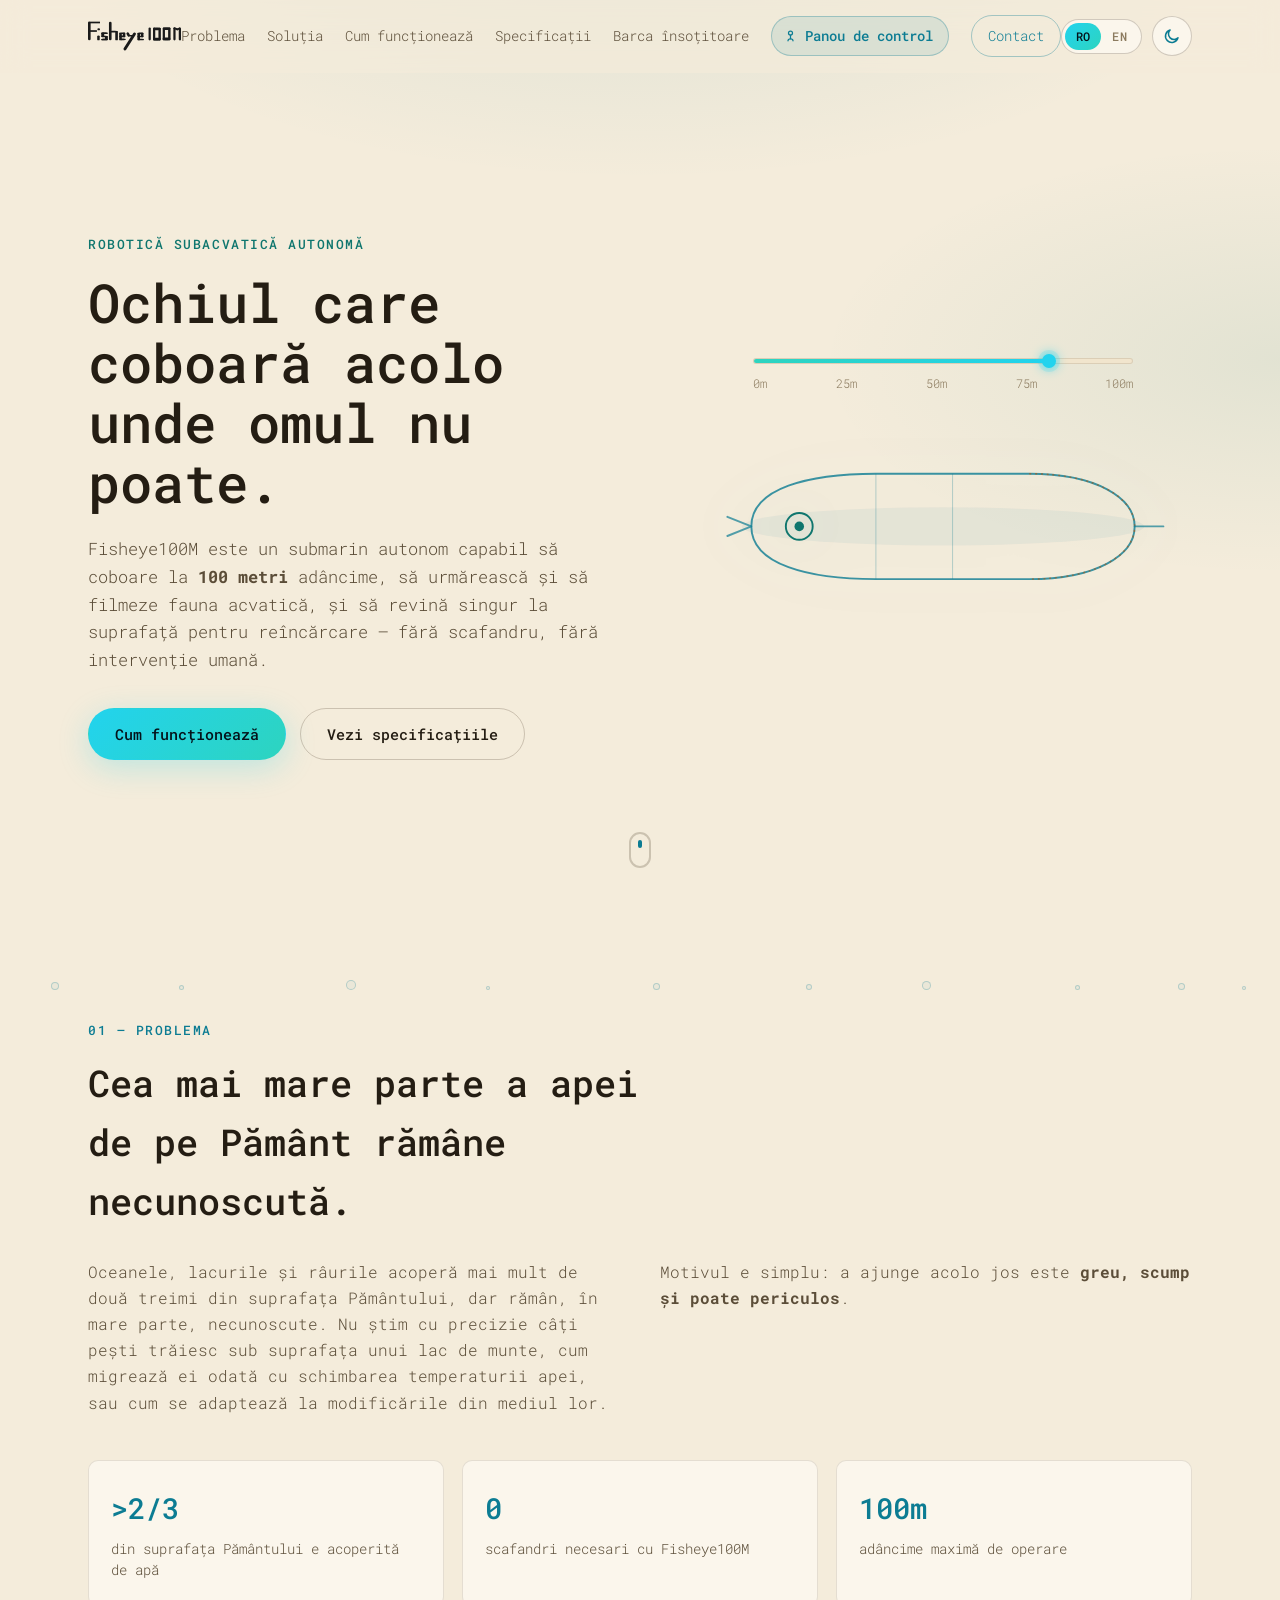
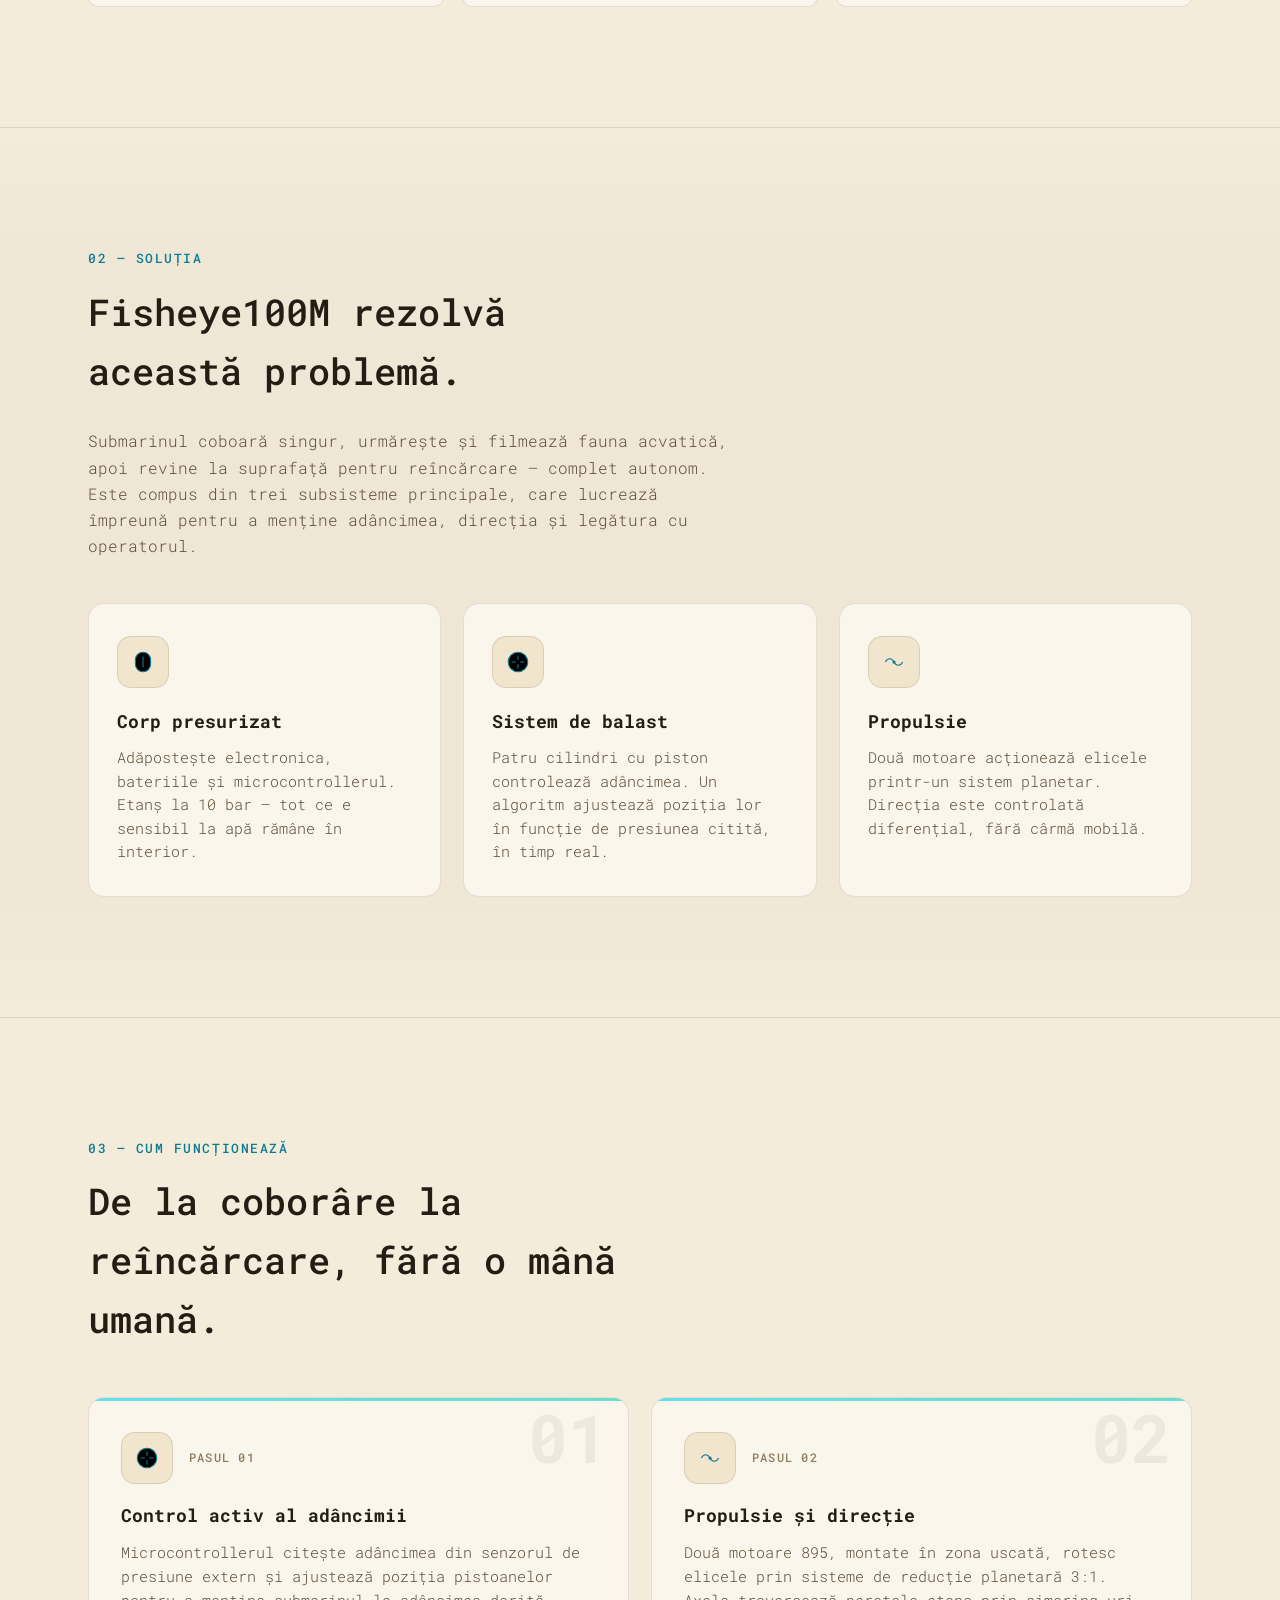
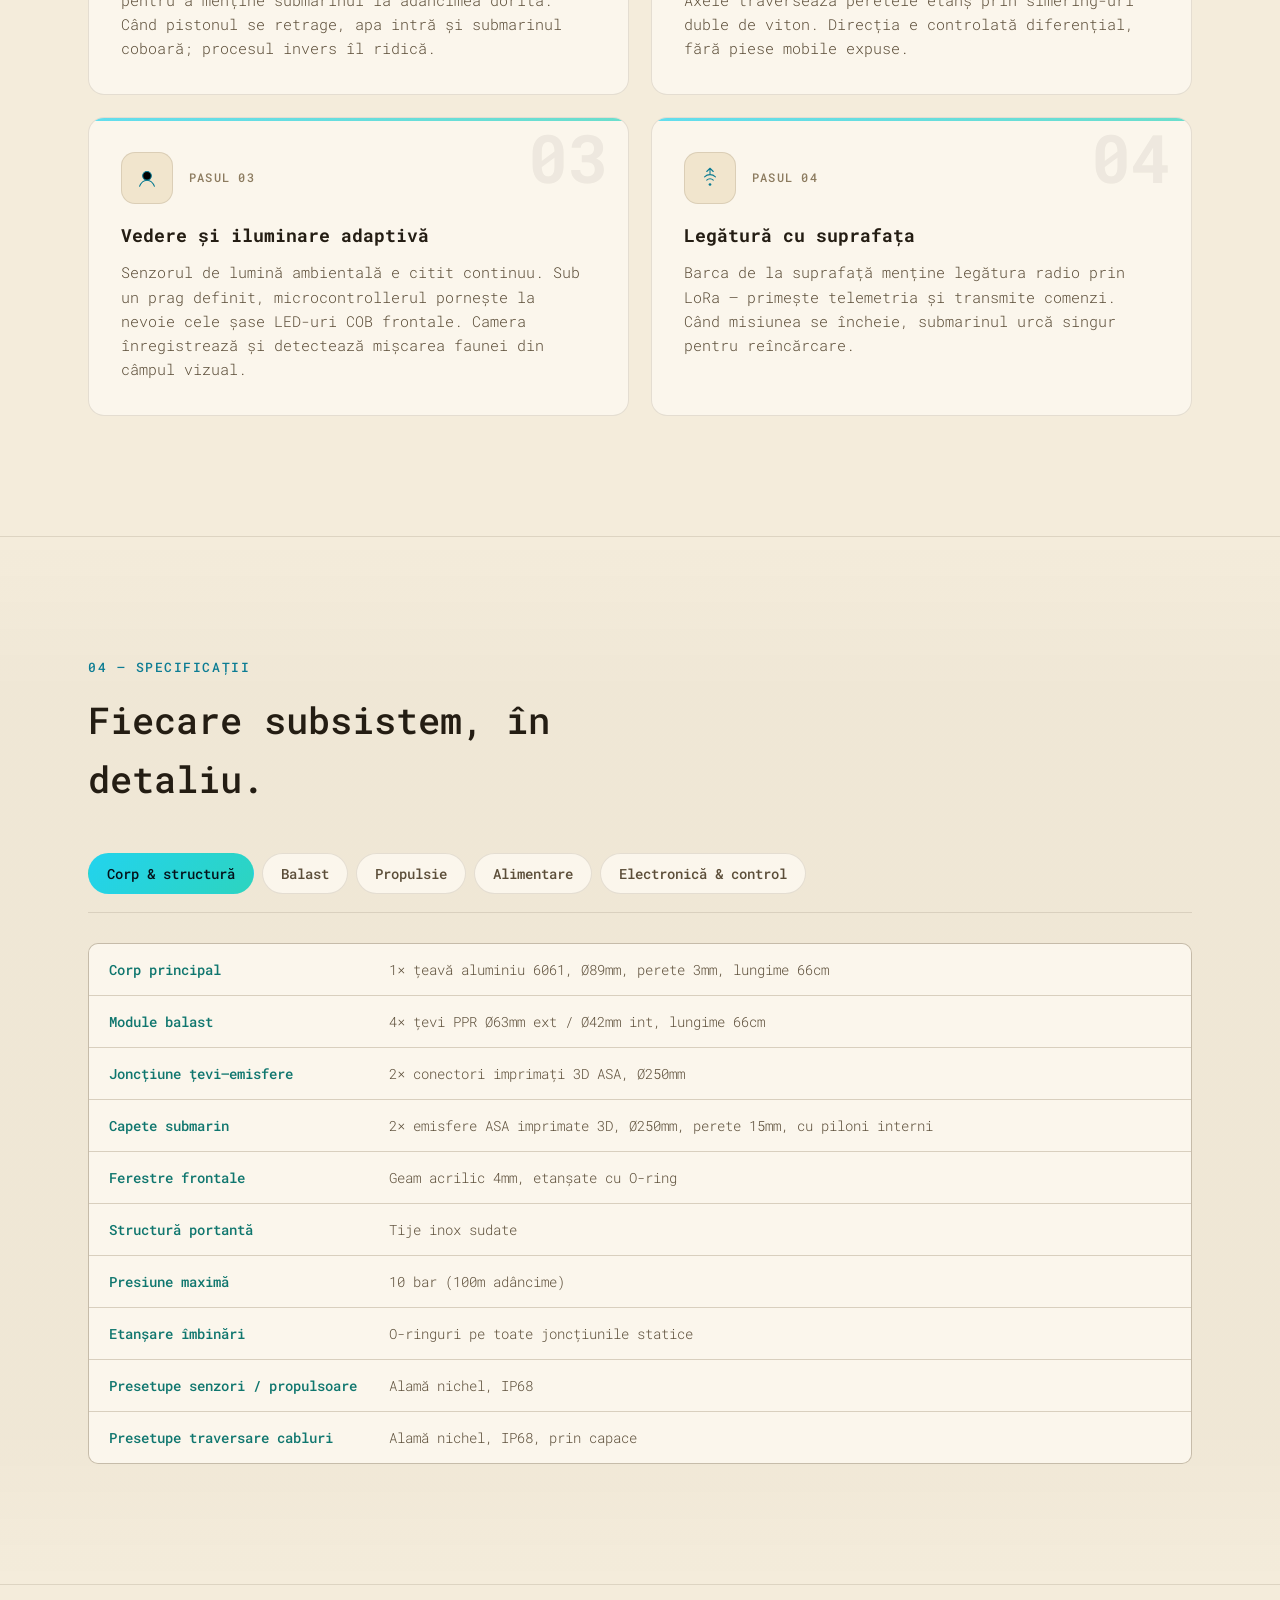
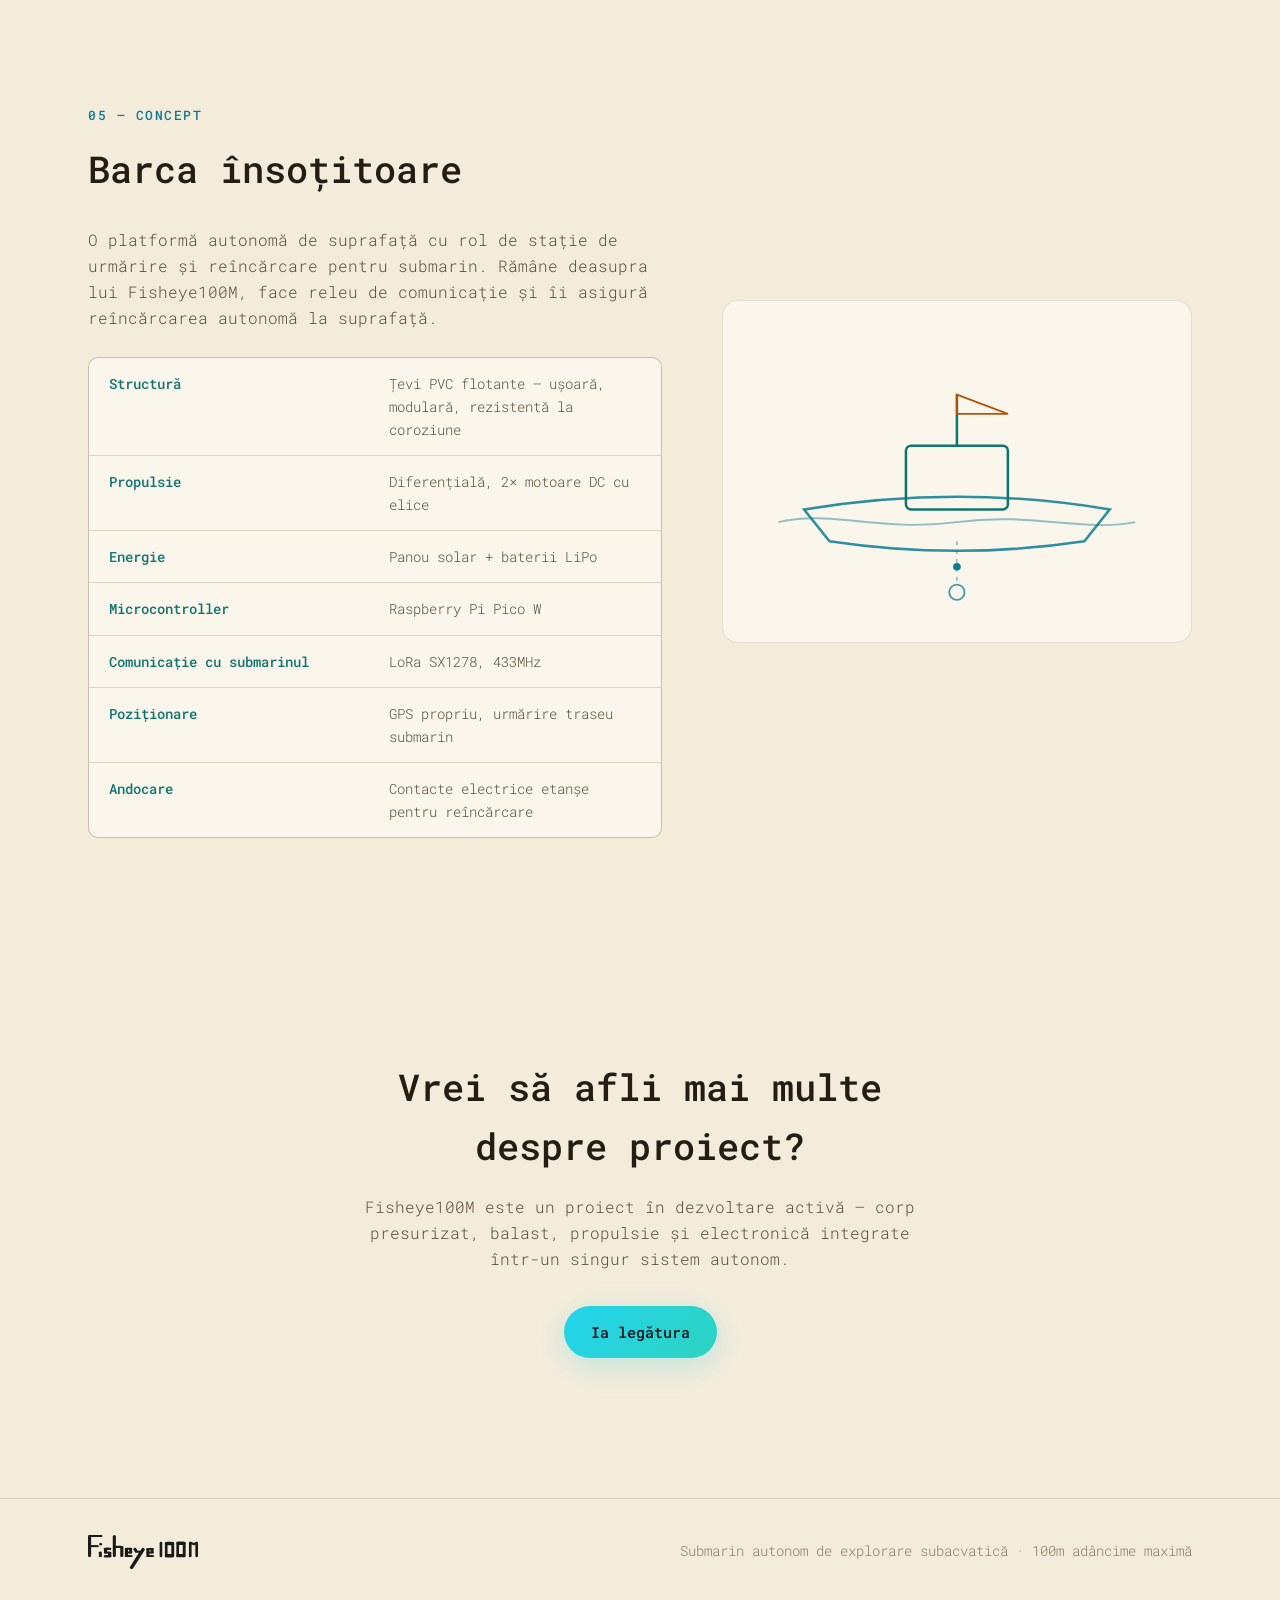
<file: index.html>
<!DOCTYPE html>
<html lang="ro">
<head>
<meta charset="UTF-8">
<meta name="viewport" content="width=device-width, initial-scale=1.0">
<title>Fisheye100M — Submarin autonom de explorare subacvatică</title>
<meta name="description" content="Fisheye100M este un submarin autonom capabil să coboare la 100 de metri adâncime, să filmeze fauna acvatică și să revină singur la suprafață.">
<link rel="icon" href="data:image/svg+xml,<svg xmlns=%22http://www.w3.org/2000/svg%22 viewBox=%220 0 100 100%22><circle cx=%2250%22 cy=%2250%22 r=%2248%22 fill=%22%2305080d%22/><circle cx=%2250%22 cy=%2250%22 r=%2230%22 fill=%22none%22 stroke=%22%2322d3ee%22 stroke-width=%224%22/><circle cx=%2250%22 cy=%2250%22 r=%2210%22 fill=%22%2322d3ee%22/></svg>">
<link rel="preconnect" href="https://fonts.googleapis.com">
<link rel="preconnect" href="https://fonts.gstatic.com" crossorigin>
<link href="https://fonts.googleapis.com/css2?family=Roboto+Mono:wght@300;400;500;700&display=swap" rel="stylesheet">
<link rel="stylesheet" href="style.css">
<script>
(function () {
  var stored = localStorage.getItem('fisheye-theme');
  var theme = stored || (window.matchMedia('(prefers-color-scheme: light)').matches ? 'light' : 'dark');
  document.documentElement.setAttribute('data-theme', theme);
})();
</script>
</head>
<body>

<div class="bg-fx" aria-hidden="true">
  <div class="bubbles">
    <span></span><span></span><span></span><span></span><span></span>
    <span></span><span></span><span></span><span></span><span></span>
  </div>
</div>

<header class="site-header" id="site-header">
  <div class="wrap header-inner">
    <a href="#top" class="logo">
      <img class="logo-mark" src="logo.svg" alt="Fisheye100M">
    </a>
    <nav class="main-nav" id="main-nav">
      <a href="#problema" data-i18n="nav.problema">Problema</a>
      <a href="#solutia" data-i18n="nav.solutia">Soluția</a>
      <a href="#functionare" data-i18n="nav.functionare">Cum funcționează</a>
      <a href="#specificatii" data-i18n="nav.specificatii">Specificații</a>
      <a href="#barca" data-i18n="nav.barca">Barca însoțitoare</a>
      <a href="dashboard.html" class="nav-control">
        <svg class="nav-control-icon" viewBox="0 0 24 24" fill="none" stroke="currentColor" stroke-width="2" stroke-linecap="round" stroke-linejoin="round" aria-hidden="true"><circle cx="12" cy="8" r="3.2"/><path d="M12 11.2V17"/><path d="M8 20.5c0-1.8 1.8-3 4-3s4 1.2 4 3"/></svg>
        <span data-i18n="nav.control">Panou de control</span>
      </a>
      <a href="#contact" class="nav-cta" data-i18n="nav.contact">Contact</a>
    </nav>
    <div class="header-actions">
      <div class="lang-toggle" id="lang-toggle" role="group" aria-label="Limbă / Language">
        <button type="button" class="lang-btn is-active" data-lang="ro">RO</button>
        <button type="button" class="lang-btn" data-lang="en">EN</button>
      </div>
      <button class="theme-toggle" id="theme-toggle" aria-label="Comută tema deschis/întunecat" data-i18n-aria="a11y.themeToggle">
        <svg class="icon-sun" viewBox="0 0 24 24" fill="none" stroke="currentColor" stroke-width="2" stroke-linecap="round"><circle cx="12" cy="12" r="4"/><path d="M12 2v2M12 20v2M4.9 4.9l1.4 1.4M17.7 17.7l1.4 1.4M2 12h2M20 12h2M4.9 19.1l1.4-1.4M17.7 6.3l1.4-1.4"/></svg>
        <svg class="icon-moon" viewBox="0 0 24 24" fill="none" stroke="currentColor" stroke-width="2" stroke-linecap="round" stroke-linejoin="round"><path d="M20 14.5A8.5 8.5 0 1 1 9.5 4a7 7 0 0 0 10.5 10.5Z"/></svg>
      </button>
      <button class="nav-toggle" id="nav-toggle" aria-label="Deschide meniul" aria-expanded="false" data-i18n-aria="a11y.navToggle">
        <span></span><span></span><span></span>
      </button>
    </div>
  </div>
</header>

<main id="top">

  <!-- HERO -->
  <section class="hero">
    <div class="wrap hero-inner">
      <div class="hero-copy reveal">
        <p class="eyebrow" data-i18n="hero.eyebrow">Robotică subacvatică autonomă</p>
        <h1 data-i18n="hero.title">Ochiul care coboară acolo unde omul nu poate.</h1>
        <p class="hero-lede" data-i18n-html="hero.lede">
          Fisheye100M este un submarin autonom capabil să coboare la <strong>100&nbsp;metri</strong> adâncime,
          să urmărească și să filmeze fauna acvatică, și să revină singur la suprafață pentru reîncărcare —
          fără scafandru, fără intervenție umană.
        </p>
        <div class="hero-actions">
          <a href="#functionare" class="btn btn-primary" data-i18n="hero.cta1">Cum funcționează</a>
          <a href="#specificatii" class="btn btn-ghost" data-i18n="hero.cta2">Vezi specificațiile</a>
        </div>
      </div>

      <div class="hero-visual reveal" aria-hidden="true">
        <div class="depth-gauge">
          <div class="depth-gauge-track">
            <div class="depth-gauge-fill"></div>
            <div class="depth-gauge-dot"></div>
          </div>
          <div class="depth-gauge-labels">
            <span>0m</span><span>25m</span><span>50m</span><span>75m</span><span>100m</span>
          </div>
        </div>
        <svg class="sub-illustration" viewBox="0 0 480 220" fill="none" xmlns="http://www.w3.org/2000/svg">
          <ellipse cx="240" cy="110" rx="210" ry="20" class="fl-tint"/>
          <path d="M40 110 C40 70 100 55 170 55 L330 55 C400 55 440 80 440 110 C440 140 400 165 330 165 L170 165 C100 165 40 150 40 110 Z" class="ln-accent" stroke-width="2" opacity="0.8"/>
          <circle cx="90" cy="110" r="14" class="ln-accent-2" stroke-width="2"/>
          <circle cx="90" cy="110" r="5" class="fl-accent-2"/>
          <path d="M330 55 C400 55 440 80 440 110 C440 140 400 165 330 165" class="ln-warm" stroke-width="1.5" opacity="0.6" stroke-dasharray="2 4"/>
          <path d="M170 55 L170 165 M250 55 L250 165" class="ln-accent" stroke-width="1" opacity="0.3"/>
          <path d="M440 110 L470 110 M40 110 L15 100 M40 110 L15 120" class="ln-accent" stroke-width="2" opacity="0.7" stroke-linecap="round"/>
        </svg>
      </div>
    </div>
    <div class="scroll-cue" aria-hidden="true"><span></span></div>
  </section>

  <!-- PROBLEMA -->
  <section class="section" id="problema">
    <div class="wrap">
      <p class="section-kicker reveal" data-i18n="problema.kicker">01 — Problema</p>
      <h2 class="reveal" data-i18n="problema.title">Cea mai mare parte a apei de pe Pământ rămâne necunoscută.</h2>
      <div class="split reveal">
        <p class="lede-text" data-i18n="problema.p1">
          Oceanele, lacurile și râurile acoperă mai mult de două treimi din suprafața Pământului, dar rămân,
          în mare parte, necunoscute. Nu știm cu precizie câți pești trăiesc sub suprafața unui lac de munte,
          cum migrează ei odată cu schimbarea temperaturii apei, sau cum se adaptează la modificările din mediul lor.
        </p>
        <p class="lede-text" data-i18n-html="problema.p2">
          Motivul e simplu: a ajunge acolo jos este <strong>greu, scump și poate periculos</strong>.
        </p>
      </div>
      <div class="stat-row reveal">
        <div class="stat-card">
          <span class="stat-num" data-i18n-html="problema.stat1_num">&gt;2/3</span>
          <span class="stat-label" data-i18n="problema.stat1_label">din suprafața Pământului e acoperită de apă</span>
        </div>
        <div class="stat-card">
          <span class="stat-num" data-i18n="problema.stat2_num">0</span>
          <span class="stat-label" data-i18n="problema.stat2_label">scafandri necesari cu Fisheye100M</span>
        </div>
        <div class="stat-card">
          <span class="stat-num" data-i18n="problema.stat3_num">100m</span>
          <span class="stat-label" data-i18n="problema.stat3_label">adâncime maximă de operare</span>
        </div>
      </div>
    </div>
  </section>

  <!-- SOLUTIA -->
  <section class="section section-alt" id="solutia">
    <div class="wrap">
      <p class="section-kicker reveal" data-i18n="solutia.kicker">02 — Soluția</p>
      <h2 class="reveal" data-i18n="solutia.title">Fisheye100M rezolvă această problemă.</h2>
      <p class="lede-text reveal" data-i18n="solutia.lede">
        Submarinul coboară singur, urmărește și filmează fauna acvatică, apoi revine la suprafață pentru
        reîncărcare — complet autonom. Este compus din trei subsisteme principale, care lucrează împreună
        pentru a menține adâncimea, direcția și legătura cu operatorul.
      </p>

      <div class="card-grid reveal">
        <article class="system-card">
          <div class="system-icon" aria-hidden="true">
            <svg viewBox="0 0 48 48"><rect x="10" y="6" width="28" height="36" rx="14" stroke="currentColor" stroke-width="2"/><line x1="24" y1="14" x2="24" y2="34" stroke="currentColor" stroke-width="2"/></svg>
          </div>
          <h3 data-i18n="solutia.card1_title">Corp presurizat</h3>
          <p data-i18n-html="solutia.card1_desc">Adăpostește electronica, bateriile și microcontrollerul. Etanș la 10&nbsp;bar — tot ce e sensibil la apă rămâne în interior.</p>
        </article>
        <article class="system-card">
          <div class="system-icon" aria-hidden="true">
            <svg viewBox="0 0 48 48"><circle cx="24" cy="24" r="18" stroke="currentColor" stroke-width="2"/><path d="M24 12v8M24 28v8M12 24h8M28 24h8" stroke="currentColor" stroke-width="2"/></svg>
          </div>
          <h3 data-i18n="solutia.card2_title">Sistem de balast</h3>
          <p data-i18n="solutia.card2_desc">Patru cilindri cu piston controlează adâncimea. Un algoritm ajustează poziția lor în funcție de presiunea citită, în timp real.</p>
        </article>
        <article class="system-card">
          <div class="system-icon" aria-hidden="true">
            <svg viewBox="0 0 48 48"><path d="M8 24c4-8 12-8 16 0s12 8 16 0" stroke="currentColor" stroke-width="2" fill="none"/><circle cx="24" cy="24" r="3" fill="currentColor"/></svg>
          </div>
          <h3 data-i18n="solutia.card3_title">Propulsie</h3>
          <p data-i18n="solutia.card3_desc">Două motoare acționează elicele printr-un sistem planetar. Direcția este controlată diferențial, fără cârmă mobilă.</p>
        </article>
      </div>
    </div>
  </section>

  <!-- CUM FUNCTIONEAZA -->
  <section class="section" id="functionare">
    <div class="wrap">
      <p class="section-kicker reveal" data-i18n="functionare.kicker">03 — Cum funcționează</p>
      <h2 class="reveal" data-i18n="functionare.title">De la coborâre la reîncărcare, fără o mână umană.</h2>

      <div class="process-grid">
        <article class="process-card reveal">
          <span class="process-step">01</span>
          <div class="process-top">
            <div class="process-icon" aria-hidden="true">
              <svg viewBox="0 0 48 48"><circle cx="24" cy="24" r="18" stroke="currentColor" stroke-width="2"/><path d="M24 12v8M24 28v8M12 24h8M28 24h8" stroke="currentColor" stroke-width="2"/></svg>
            </div>
            <span class="process-index" data-i18n="functionare.step1_label">Pasul 01</span>
          </div>
          <h3 data-i18n="functionare.step1_title">Control activ al adâncimii</h3>
          <p data-i18n="functionare.step1_desc">
            Microcontrollerul citește adâncimea din senzorul de presiune extern și ajustează poziția
            pistoanelor pentru a menține submarinul la adâncimea dorită. Când pistonul se retrage, apa intră
            și submarinul coboară; procesul invers îl ridică.
          </p>
        </article>

        <article class="process-card reveal">
          <span class="process-step">02</span>
          <div class="process-top">
            <div class="process-icon" aria-hidden="true">
              <svg viewBox="0 0 48 48"><path d="M8 24c4-8 12-8 16 0s12 8 16 0" stroke="currentColor" stroke-width="2" fill="none"/><circle cx="24" cy="24" r="3" fill="currentColor"/></svg>
            </div>
            <span class="process-index" data-i18n="functionare.step2_label">Pasul 02</span>
          </div>
          <h3 data-i18n="functionare.step2_title">Propulsie și direcție</h3>
          <p data-i18n="functionare.step2_desc">
            Două motoare 895, montate în zona uscată, rotesc elicele prin sisteme de reducție planetară 3:1.
            Axele traversează peretele etanș prin simering-uri duble de viton. Direcția e controlată diferențial,
            fără piese mobile expuse.
          </p>
        </article>

        <article class="process-card reveal">
          <span class="process-step">03</span>
          <div class="process-top">
            <div class="process-icon" aria-hidden="true">
              <svg viewBox="0 0 48 48"><circle cx="24" cy="20" r="8" stroke="currentColor" stroke-width="2"/><path d="M10 40c3-8 9-12 14-12s11 4 14 12" stroke="currentColor" stroke-width="2" fill="none"/></svg>
            </div>
            <span class="process-index" data-i18n="functionare.step3_label">Pasul 03</span>
          </div>
          <h3 data-i18n="functionare.step3_title">Vedere și iluminare adaptivă</h3>
          <p data-i18n="functionare.step3_desc">
            Senzorul de lumină ambientală e citit continuu. Sub un prag definit, microcontrollerul pornește
            la nevoie cele șase LED-uri COB frontale. Camera înregistrează și detectează mișcarea faunei
            din câmpul vizual.
          </p>
        </article>

        <article class="process-card reveal">
          <span class="process-step">04</span>
          <div class="process-top">
            <div class="process-icon" aria-hidden="true">
              <svg viewBox="0 0 48 48"><path d="M24 6v10M24 6l-6 6M24 6l6 6" stroke="currentColor" stroke-width="2" fill="none" stroke-linecap="round" stroke-linejoin="round"/><path d="M14 22a14 14 0 0 1 20 0M18 28a8 8 0 0 1 12 0" stroke="currentColor" stroke-width="2" fill="none" stroke-linecap="round"/><circle cx="24" cy="36" r="2.5" fill="currentColor"/></svg>
            </div>
            <span class="process-index" data-i18n="functionare.step4_label">Pasul 04</span>
          </div>
          <h3 data-i18n="functionare.step4_title">Legătură cu suprafața</h3>
          <p data-i18n="functionare.step4_desc">
            Barca de la suprafață menține legătura radio prin LoRa — primește telemetria și transmite comenzi.
            Când misiunea se încheie, submarinul urcă singur pentru reîncărcare.
          </p>
        </article>
      </div>
    </div>
  </section>

  <!-- SPECIFICATII -->
  <section class="section section-alt" id="specificatii">
    <div class="wrap">
      <p class="section-kicker reveal" data-i18n="specificatii.kicker">04 — Specificații</p>
      <h2 class="reveal" data-i18n="specificatii.title">Fiecare subsistem, în detaliu.</h2>

      <div class="tabs reveal" id="spec-tabs">
        <div class="tabs-nav" role="tablist">
          <button class="tab-btn is-active" role="tab" data-tab="corp" data-i18n="specificatii.tab_corp">Corp &amp; structură</button>
          <button class="tab-btn" role="tab" data-tab="balast" data-i18n="specificatii.tab_balast">Balast</button>
          <button class="tab-btn" role="tab" data-tab="propulsie" data-i18n="specificatii.tab_propulsie">Propulsie</button>
          <button class="tab-btn" role="tab" data-tab="alimentare" data-i18n="specificatii.tab_alimentare">Alimentare</button>
          <button class="tab-btn" role="tab" data-tab="electronica" data-i18n="specificatii.tab_electronica">Electronică &amp; control</button>
        </div>

        <div class="tab-panels">

          <div class="tab-panel is-active" data-panel="corp">
            <ul class="spec-list">
              <li data-i18n-html="spec.corp.1"><span>Corp principal</span><span>1× țeavă aluminiu 6061, Ø89mm, perete 3mm, lungime 66cm</span></li>
              <li data-i18n-html="spec.corp.2"><span>Module balast</span><span>4× țevi PPR Ø63mm ext / Ø42mm int, lungime 66cm</span></li>
              <li data-i18n-html="spec.corp.3"><span>Joncțiune țevi–emisfere</span><span>2× conectori imprimați 3D ASA, Ø250mm</span></li>
              <li data-i18n-html="spec.corp.4"><span>Capete submarin</span><span>2× emisfere ASA imprimate 3D, Ø250mm, perete 15mm, cu piloni interni</span></li>
              <li data-i18n-html="spec.corp.5"><span>Ferestre frontale</span><span>Geam acrilic 4mm, etanșate cu O-ring</span></li>
              <li data-i18n-html="spec.corp.6"><span>Structură portantă</span><span>Tije inox sudate</span></li>
              <li data-i18n-html="spec.corp.7"><span>Presiune maximă</span><span>10 bar (100m adâncime)</span></li>
              <li data-i18n-html="spec.corp.8"><span>Etanșare îmbinări</span><span>O-ringuri pe toate joncțiunile statice</span></li>
              <li data-i18n-html="spec.corp.9"><span>Presetupe senzori / propulsoare</span><span>Alamă nichel, IP68</span></li>
              <li data-i18n-html="spec.corp.10"><span>Presetupe traversare cabluri</span><span>Alamă nichel, IP68, prin capace</span></li>
            </ul>
          </div>

          <div class="tab-panel" data-panel="balast">
            <div class="stat-row spec-stats">
              <div class="stat-card"><span class="stat-num" data-i18n="spec.balast.stat1_num">2120N</span><span class="stat-label" data-i18n="spec.balast.stat1_label">forță teoretică disponibilă la 100m</span></div>
              <div class="stat-card"><span class="stat-num" data-i18n="spec.balast.stat2_num">1385N</span><span class="stat-label" data-i18n="spec.balast.stat2_label">forță necesară la 100m</span></div>
              <div class="stat-card"><span class="stat-num" data-i18n="spec.balast.stat3_num">1.53×</span><span class="stat-label" data-i18n="spec.balast.stat3_label">marjă de siguranță</span></div>
              <div class="stat-card"><span class="stat-num" data-i18n="spec.balast.stat4_num">0W</span><span class="stat-label" data-i18n="spec.balast.stat4_label">consum la menținerea adâncimii</span></div>
            </div>
            <ul class="spec-list">
              <li data-i18n-html="spec.balast.1"><span>Cilindri</span><span>4× PPR Ø63mm / Ø42mm interior, lungime 60cm (25cm cursă piston)</span></li>
              <li data-i18n-html="spec.balast.2"><span>Actuație</span><span>4× NEMA 17, câte unul per cilindru</span></li>
              <li data-i18n-html="spec.balast.3"><span>Reducție</span><span>4× planetar 6:1, modul 0.8mm, unghi de presiune 20°</span></li>
              <li data-i18n-html="spec.balast.4"><span>Șurub de translație</span><span>4× T8×8 P2, 300mm</span></li>
              <li data-i18n-html="spec.balast.5"><span>Piuliță</span><span>4× alamă flanșată T8, fixată pe piston cu șuruburi M3</span></li>
              <li data-i18n-html="spec.balast.6"><span>Cuplaj</span><span>4× flexibil 8mm–8mm, reductor → bară T8</span></li>
              <li data-i18n-html="spec.balast.7"><span>Piston</span><span>Ø40mm, lungime 60mm, 2× O-ring 36×4mm per piston</span></li>
              <li data-i18n-html="spec.balast.8"><span>Drivere</span><span>2× DRV8825, stepper</span></li>
              <li data-i18n-html="spec.balast.9"><span>Notă</span><span>Șurubul auto-blocant menține adâncimea fără consum energetic</span></li>
            </ul>
          </div>

          <div class="tab-panel" data-panel="propulsie">
            <ul class="spec-list">
              <li data-i18n-html="spec.propulsie.1"><span>Motoare</span><span>2× motor 895, 24V, 10.000 rpm</span></li>
              <li data-i18n-html="spec.propulsie.2"><span>Reducție</span><span>2× planetar 3:1</span></li>
              <li data-i18n-html="spec.propulsie.3"><span>Elice</span><span>2× Ø85mm, pas 90mm, 4 pale, ASA imprimat 3D</span></li>
              <li data-i18n-html="spec.propulsie.4"><span>Etanșare ax</span><span>2× simering Viton dublu + cavitate unsoare marină</span></li>
              <li data-i18n-html="spec.propulsie.5"><span>Drivere</span><span>2× BTS7960, H-bridge per motor</span></li>
              <li data-i18n-html="spec.propulsie.6"><span>Direcție</span><span>Control diferențial între cele două motoare</span></li>
            </ul>
          </div>

          <div class="tab-panel" data-panel="alimentare">
            <ul class="spec-list">
              <li data-i18n-html="spec.alimentare.1"><span>Baterii propulsie</span><span>2P6S Molicel INR21700-P42A — 12 celule, 21.6V</span></li>
              <li data-i18n-html="spec.alimentare.2"><span>Baterii electronice</span><span>6P2S Molicel INR21700-P42A — 12 celule, 7.4V</span></li>
            </ul>
          </div>

          <div class="tab-panel" data-panel="electronica">
            <ul class="spec-list">
              <li data-i18n-html="spec.electronica.1"><span>Computer principal</span><span>Raspberry Pi 5, 4GB — procesare video, interfață web, coordonare sistem</span></li>
              <li data-i18n-html="spec.electronica.2"><span>Microcontroller auxiliar</span><span>Raspberry Pi Pico W</span></li>
              <li data-i18n-html="spec.electronica.3"><span>Cameră</span><span>Raspberry Pi Camera Module</span></li>
              <li data-i18n-html="spec.electronica.4"><span>IMU 9 axe</span><span>ICM-20948 — accelerometru, giroscop</span></li>
              <li data-i18n-html="spec.electronica.5"><span>Mediu intern</span><span>BME280 — presiune, temperatură, umiditate</span></li>
              <li data-i18n-html="spec.electronica.6"><span>Temperatură/umiditate suplimentară</span><span>DHT11 ×1 interior + DHT11 ×2 în modulele de balast față/spate</span></li>
              <li data-i18n-html="spec.electronica.7"><span>Timp real</span><span>DS3231</span></li>
              <li data-i18n-html="spec.electronica.8"><span>Lumină ambientală</span><span>GY-302 (BH1750) — control automat LED-uri</span></li>
              <li data-i18n-html="spec.electronica.9"><span>Temperatură apă</span><span>DS18B20, montat exterior</span></li>
              <li data-i18n-html="spec.electronica.10"><span>Adâncime</span><span>Senzor de presiune extern, calcul în timp real</span></li>
              <li data-i18n-html="spec.electronica.11"><span>Iluminare</span><span>6× LED COB, 10W</span></li>
              <li data-i18n-html="spec.electronica.12"><span>Poziționare la suprafață</span><span>GPS SIM808 + GPRS</span></li>
              <li data-i18n-html="spec.electronica.13"><span>Comunicație</span><span>LoRa SX1278, 433MHz</span></li>
              <li data-i18n-html="spec.electronica.14"><span>Drivere stepper</span><span>2× DRV8825 (balast)</span></li>
              <li data-i18n-html="spec.electronica.15"><span>Drivere motoare</span><span>2× BTS7960 (propulsie)</span></li>
            </ul>
          </div>

        </div>
      </div>
    </div>
  </section>

  <!-- BARCA -->
  <section class="section" id="barca">
    <div class="wrap barca-grid">
      <div class="reveal">
        <p class="section-kicker" data-i18n="barca.kicker">05 — Concept</p>
        <h2 data-i18n="barca.title">Barca însoțitoare</h2>
        <p class="lede-text" data-i18n="barca.lede">
          O platformă autonomă de suprafață cu rol de stație de urmărire și reîncărcare pentru submarin.
          Rămâne deasupra lui Fisheye100M, face releu de comunicație și îi asigură reîncărcarea autonomă
          la suprafață.
        </p>
        <ul class="spec-list spec-list-plain">
          <li data-i18n-html="barca.1"><span>Structură</span><span>Țevi PVC flotante — ușoară, modulară, rezistentă la coroziune</span></li>
          <li data-i18n-html="barca.2"><span>Propulsie</span><span>Diferențială, 2× motoare DC cu elice</span></li>
          <li data-i18n-html="barca.3"><span>Energie</span><span>Panou solar + baterii LiPo</span></li>
          <li data-i18n-html="barca.4"><span>Microcontroller</span><span>Raspberry Pi Pico W</span></li>
          <li data-i18n-html="barca.5"><span>Comunicație cu submarinul</span><span>LoRa SX1278, 433MHz</span></li>
          <li data-i18n-html="barca.6"><span>Poziționare</span><span>GPS propriu, urmărire traseu submarin</span></li>
          <li data-i18n-html="barca.7"><span>Andocare</span><span>Contacte electrice etanșe pentru reîncărcare</span></li>
        </ul>
      </div>
      <div class="reveal boat-visual" aria-hidden="true">
        <svg viewBox="0 0 320 220" fill="none" xmlns="http://www.w3.org/2000/svg">
          <path d="M40 140 Q160 120 280 140 L260 165 Q160 180 60 165 Z" class="ln-accent" stroke-width="2" opacity="0.85"/>
          <rect x="120" y="90" width="80" height="50" rx="4" class="ln-accent-2" stroke-width="2"/>
          <line x1="160" y1="90" x2="160" y2="50" class="ln-accent-2" stroke-width="2"/>
          <path d="M160 50 L200 65 L160 65 Z" class="ln-warm" stroke-width="1.5"/>
          <path d="M20 150 C 60 140, 100 158, 160 150 C 220 142, 260 158, 300 150" class="ln-accent" stroke-width="1.5" opacity="0.45"/>
          <circle cx="160" cy="185" r="3" class="fl-accent"/>
          <line x1="160" y1="165" x2="160" y2="200" class="ln-accent" stroke-width="1" stroke-dasharray="3 4" opacity="0.6"/>
          <circle cx="160" cy="205" r="6" class="ln-accent" stroke-width="1.5" opacity="0.75"/>
        </svg>
      </div>
    </div>
  </section>

  <!-- CONTACT / CTA -->
  <section class="section cta-section" id="contact">
    <div class="wrap cta-inner reveal">
      <h2 data-i18n="cta.title">Vrei să afli mai multe despre proiect?</h2>
      <p class="lede-text" data-i18n="cta.lede">Fisheye100M este un proiect în dezvoltare activă — corp presurizat, balast, propulsie și electronică integrate într-un singur sistem autonom.</p>
      <a href="mailto:contact@fisheye100m.dev" class="btn btn-primary" data-i18n="cta.btn">Ia legătura</a>
    </div>
  </section>

</main>

<footer class="site-footer">
  <div class="wrap footer-inner">
    <span class="logo footer-logo">
      <img class="logo-mark" src="logo.svg" alt="Fisheye100M">
    </span>
    <p data-i18n="footer.tagline">Submarin autonom de explorare subacvatică · 100m adâncime maximă</p>
  </div>
</footer>

<script src="theme.js"></script>
<script src="i18n.js"></script>
<script src="script.js"></script>
</body>
</html>
</file>
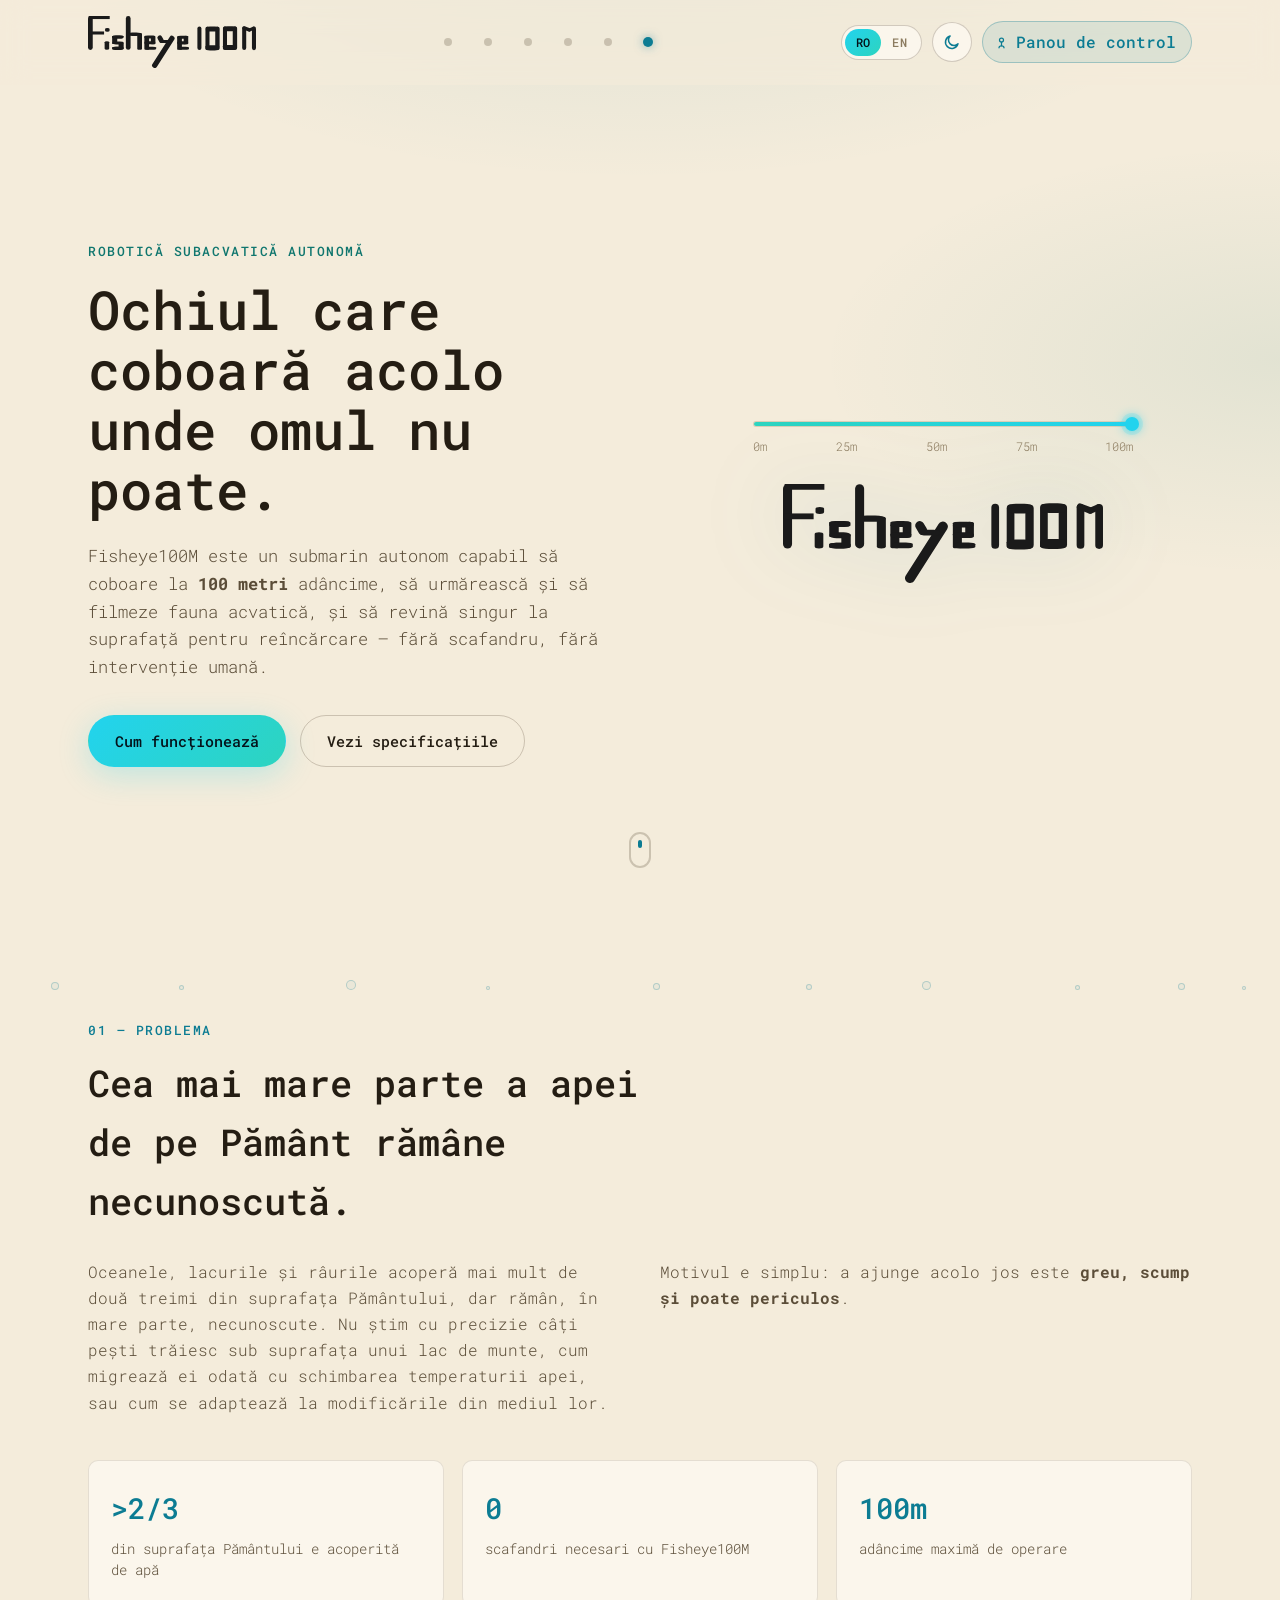
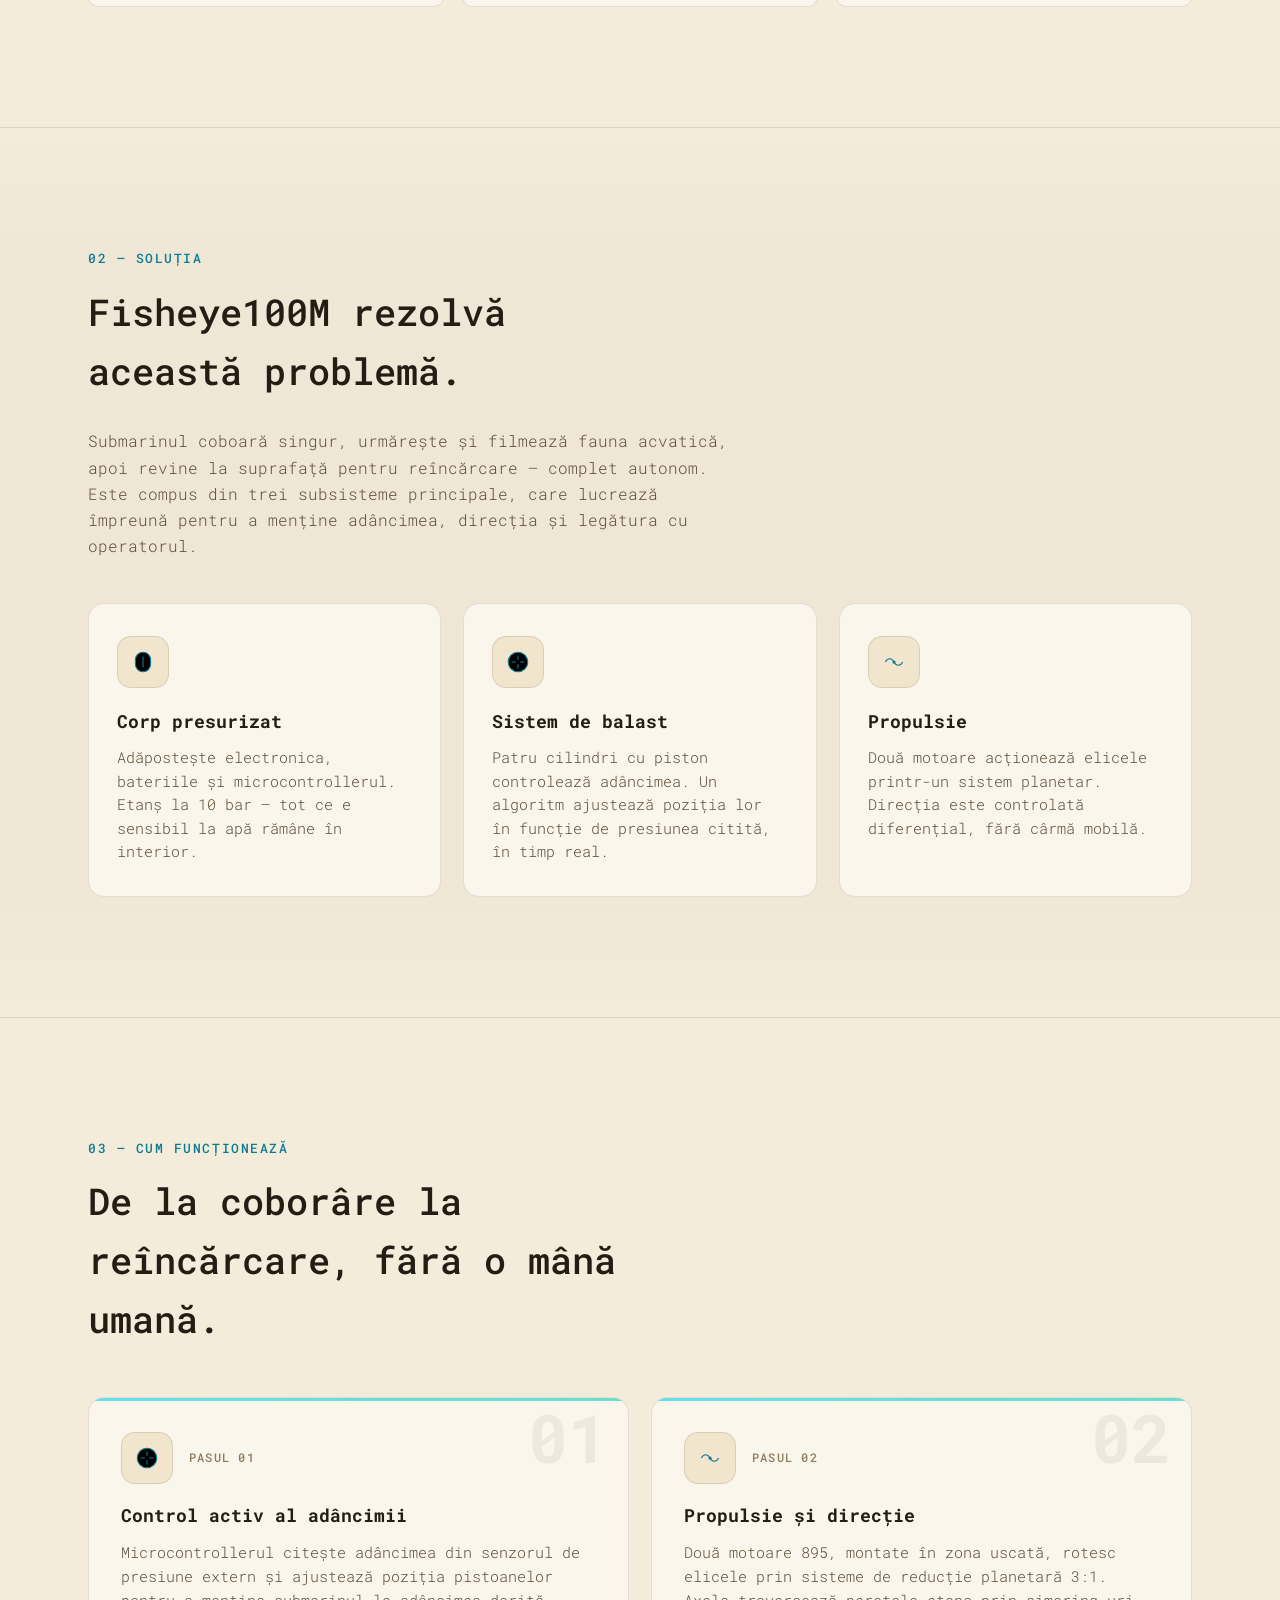
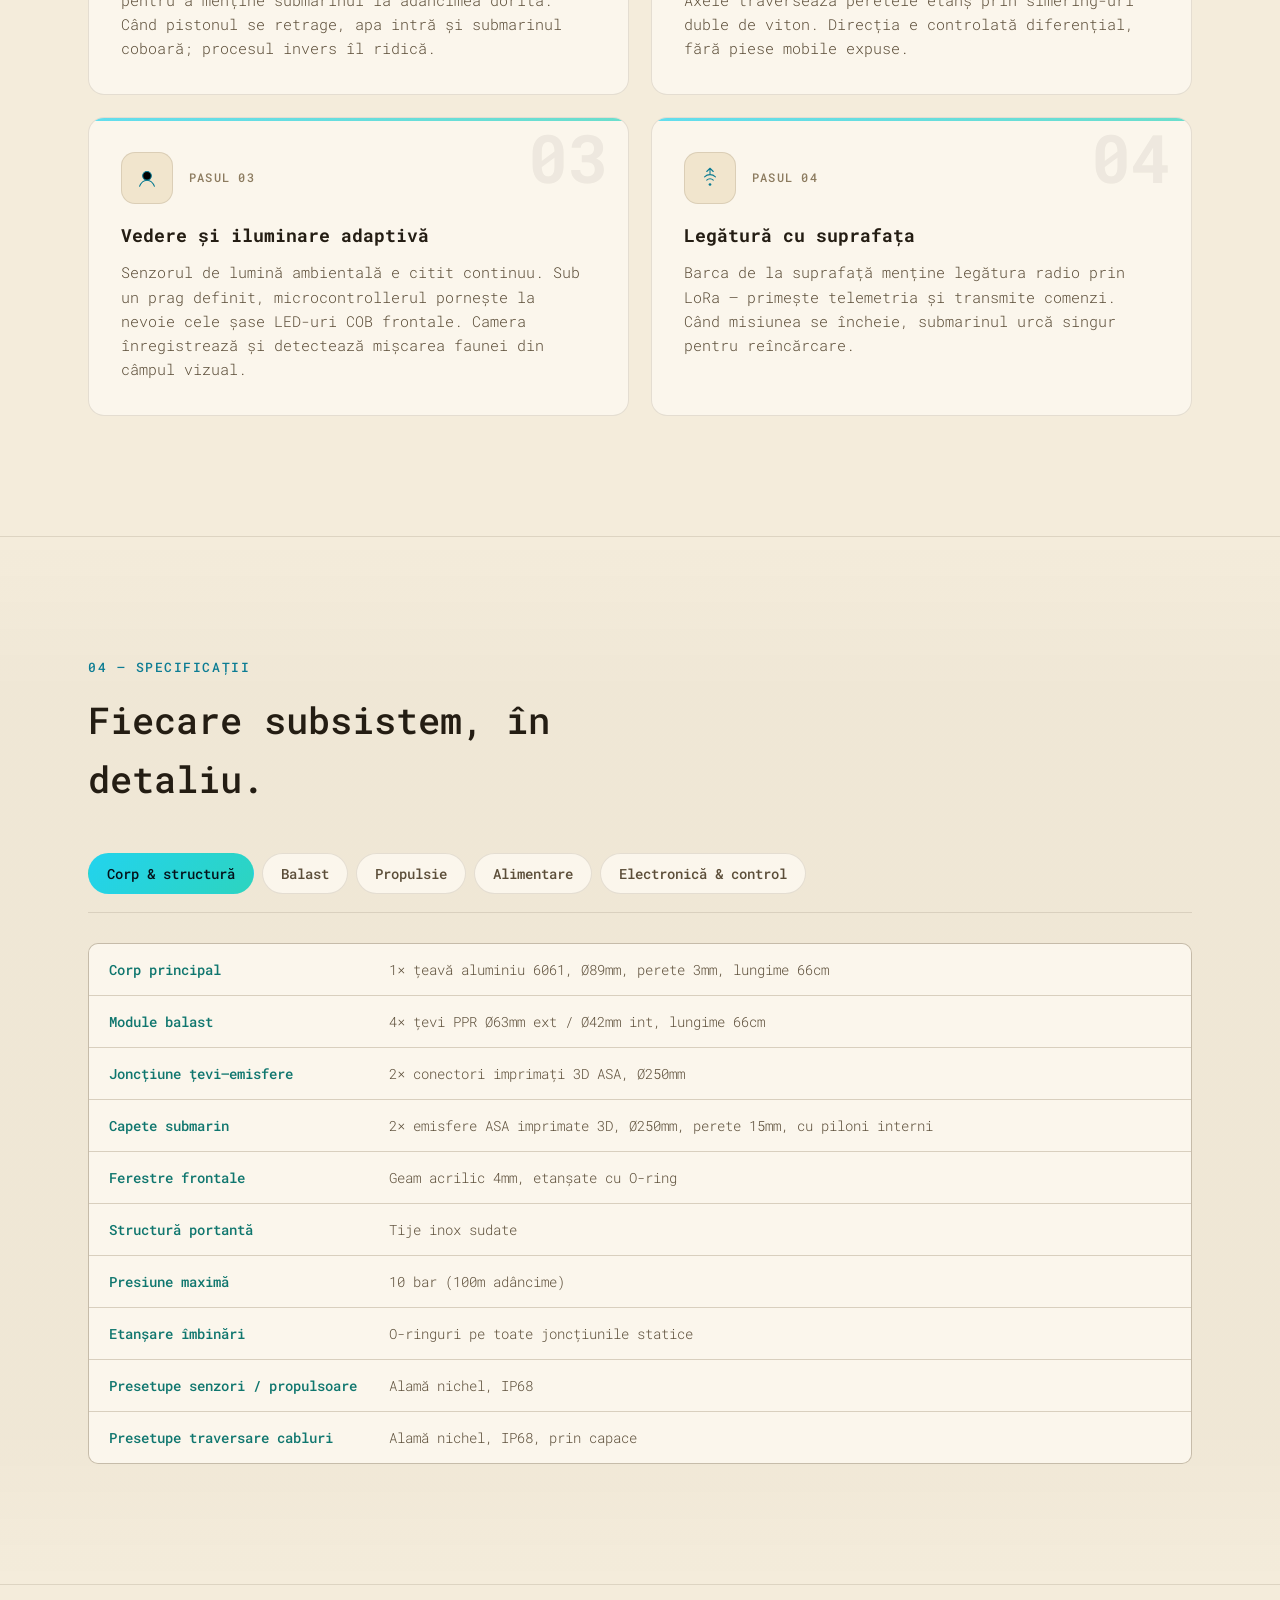
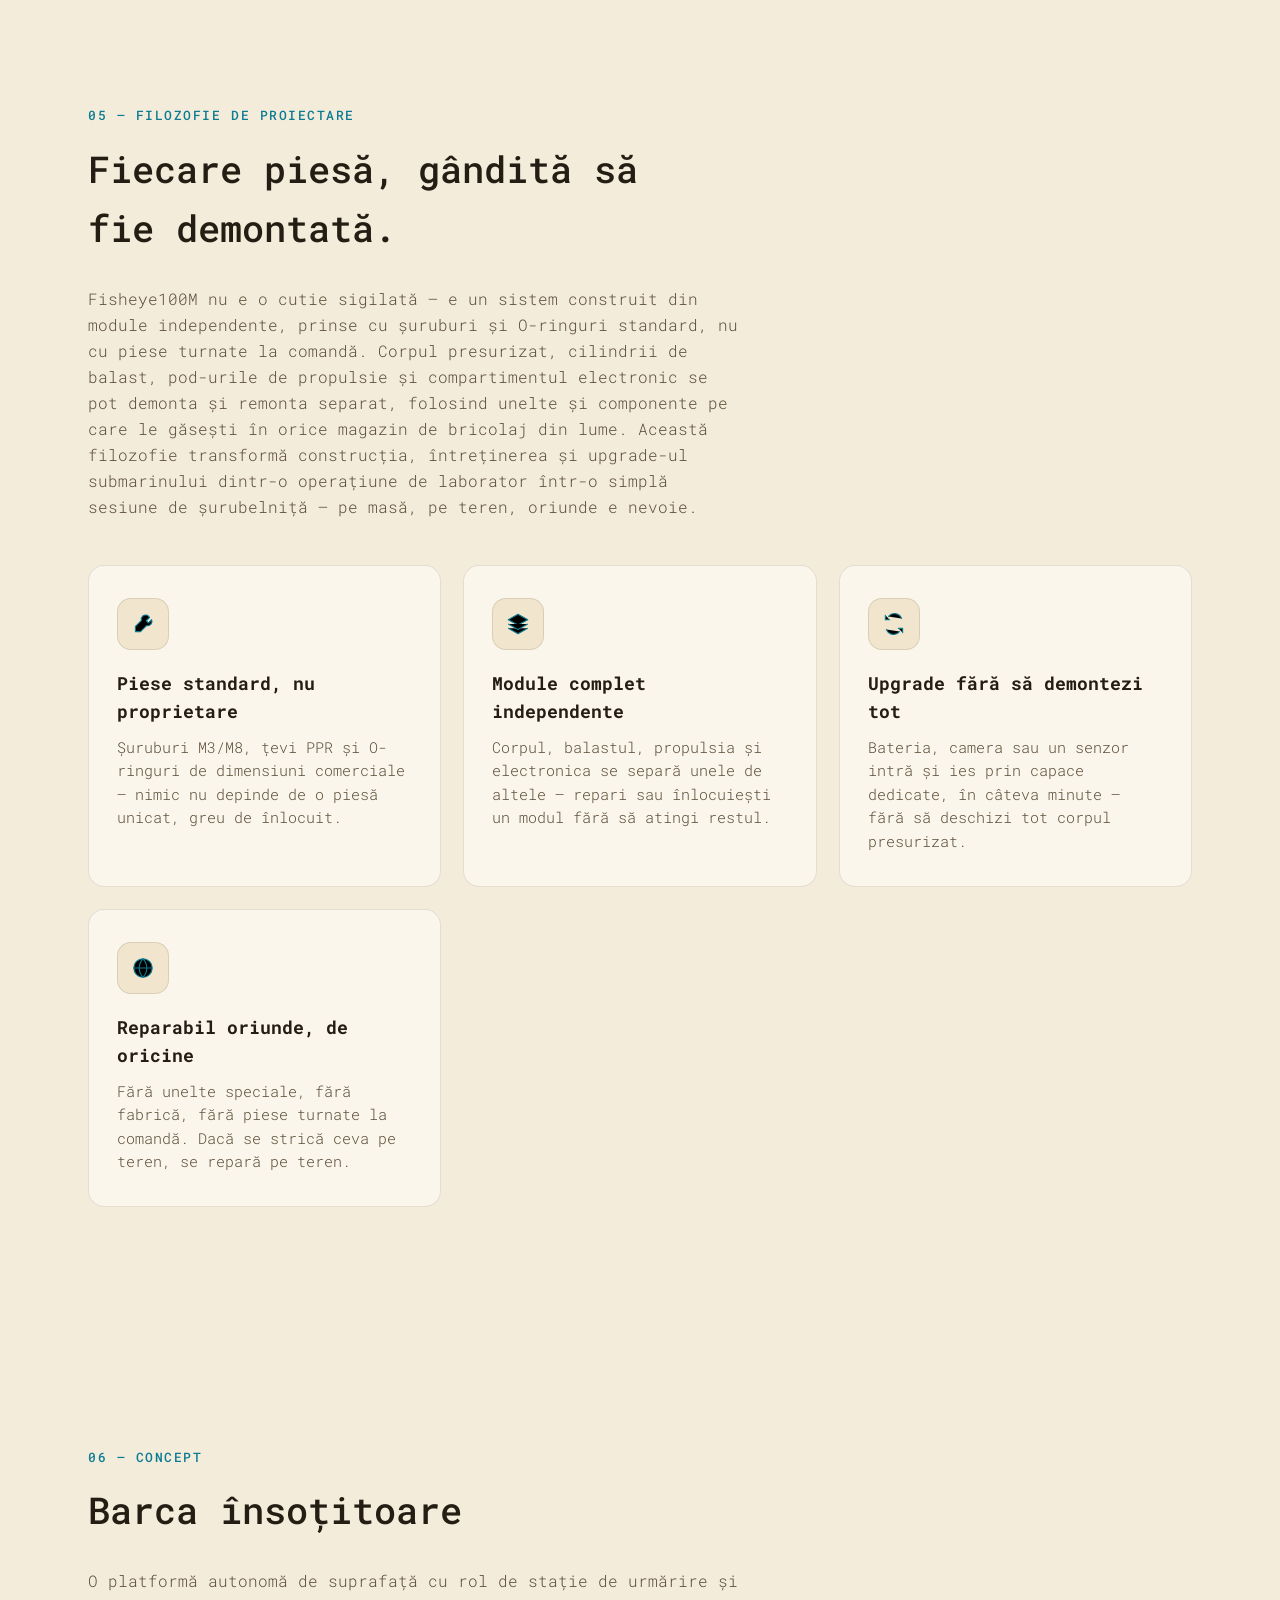
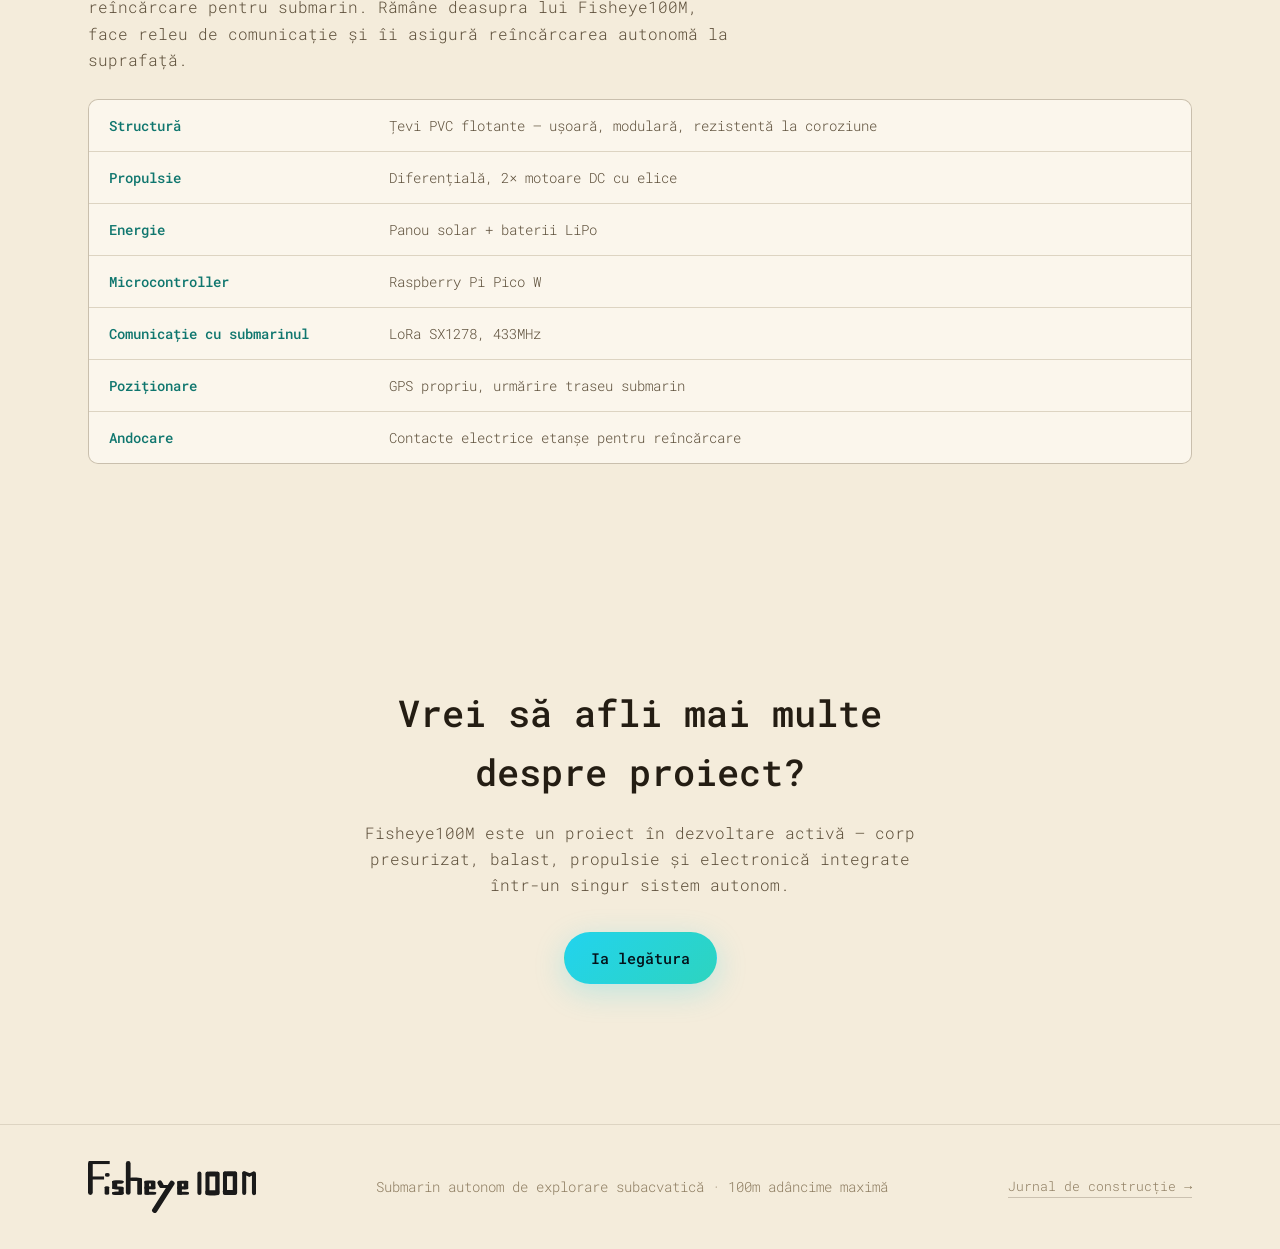
<file: site/index.html>
<!DOCTYPE html>
<html lang="ro">
<head>
<meta charset="UTF-8">
<meta name="viewport" content="width=device-width, initial-scale=1.0">
<title>Fisheye100M — Submarin autonom de explorare subacvatică</title>
<meta name="description" content="Fisheye100M este un submarin autonom capabil să coboare la 100 de metri adâncime, să filmeze fauna acvatică și să revină singur la suprafață.">
<link rel="icon" href="data:image/svg+xml,<svg xmlns=%22http://www.w3.org/2000/svg%22 viewBox=%220 0 100 100%22><circle cx=%2250%22 cy=%2250%22 r=%2248%22 fill=%22%2305080d%22/><circle cx=%2250%22 cy=%2250%22 r=%2230%22 fill=%22none%22 stroke=%22%2322d3ee%22 stroke-width=%224%22/><circle cx=%2250%22 cy=%2250%22 r=%2210%22 fill=%22%2322d3ee%22/></svg>">
<link rel="preconnect" href="https://fonts.googleapis.com">
<link rel="preconnect" href="https://fonts.gstatic.com" crossorigin>
<link href="https://fonts.googleapis.com/css2?family=Roboto+Mono:wght@300;400;500;700&display=swap" rel="stylesheet">
<link rel="stylesheet" href="style.css">
<script>
(function () {
  var stored = localStorage.getItem('fisheye-theme');
  var theme = stored || (window.matchMedia('(prefers-color-scheme: light)').matches ? 'light' : 'dark');
  document.documentElement.setAttribute('data-theme', theme);
})();
</script>
</head>
<body>

<div class="bg-fx" aria-hidden="true">
  <div class="bubbles">
    <span></span><span></span><span></span><span></span><span></span>
    <span></span><span></span><span></span><span></span><span></span>
  </div>
</div>

<header class="site-header" id="site-header">
  <div class="wrap header-inner">
    <a href="#top" class="logo">
      <img class="logo-mark" src="logo.svg" alt="Fisheye100M">
    </a>
    <nav class="nav-dots" id="main-nav" aria-label="Navigare secțiuni">
      <a href="#problema" class="nav-dot" data-section="problema" data-i18n-tip="nav.problema" data-i18n-aria="nav.problema" aria-label="Problema"><span></span></a>
      <a href="#solutia" class="nav-dot" data-section="solutia" data-i18n-tip="nav.solutia" data-i18n-aria="nav.solutia" aria-label="Soluția"><span></span></a>
      <a href="#functionare" class="nav-dot" data-section="functionare" data-i18n-tip="nav.functionare" data-i18n-aria="nav.functionare" aria-label="Cum funcționează"><span></span></a>
      <a href="#specificatii" class="nav-dot" data-section="specificatii" data-i18n-tip="nav.specificatii" data-i18n-aria="nav.specificatii" aria-label="Specificații"><span></span></a>
      <a href="#modularitate" class="nav-dot" data-section="modularitate" data-i18n-tip="nav.modularitate" data-i18n-aria="nav.modularitate" aria-label="Modularitate"><span></span></a>
      <a href="#barca" class="nav-dot" data-section="barca" data-i18n-tip="nav.barca" data-i18n-aria="nav.barca" aria-label="Barca însoțitoare"><span></span></a>
    </nav>
    <div class="header-actions">
      <div class="lang-toggle" id="lang-toggle" role="group" aria-label="Limbă / Language">
        <button type="button" class="lang-btn is-active" data-lang="ro">RO</button>
        <button type="button" class="lang-btn" data-lang="en">EN</button>
      </div>
      <button class="theme-toggle" id="theme-toggle" aria-label="Comută tema deschis/întunecat" data-i18n-aria="a11y.themeToggle">
        <svg class="icon-sun" viewBox="0 0 24 24" fill="none" stroke="currentColor" stroke-width="2" stroke-linecap="round"><circle cx="12" cy="12" r="4"/><path d="M12 2v2M12 20v2M4.9 4.9l1.4 1.4M17.7 17.7l1.4 1.4M2 12h2M20 12h2M4.9 19.1l1.4-1.4M17.7 6.3l1.4-1.4"/></svg>
        <svg class="icon-moon" viewBox="0 0 24 24" fill="none" stroke="currentColor" stroke-width="2" stroke-linecap="round" stroke-linejoin="round"><path d="M20 14.5A8.5 8.5 0 1 1 9.5 4a7 7 0 0 0 10.5 10.5Z"/></svg>
      </button>
      <a href="dashboard.html" class="nav-control">
        <svg class="nav-control-icon" viewBox="0 0 24 24" fill="none" stroke="currentColor" stroke-width="2" stroke-linecap="round" stroke-linejoin="round" aria-hidden="true"><circle cx="12" cy="8" r="3.2"/><path d="M12 11.2V17"/><path d="M8 20.5c0-1.8 1.8-3 4-3s4 1.2 4 3"/></svg>
        <span data-i18n="nav.control">Panou de control</span>
      </a>
    </div>
  </div>
</header>

<main id="top">

  <!-- HERO -->
  <section class="hero">
    <div class="wrap hero-inner">
      <div class="hero-copy reveal">
        <p class="eyebrow" data-i18n="hero.eyebrow">Robotică subacvatică autonomă</p>
        <h1 data-i18n="hero.title">Ochiul care coboară acolo unde omul nu poate.</h1>
        <p class="hero-lede" data-i18n-html="hero.lede">
          Fisheye100M este un submarin autonom capabil să coboare la <strong>100&nbsp;metri</strong> adâncime,
          să urmărească și să filmeze fauna acvatică, și să revină singur la suprafață pentru reîncărcare —
          fără scafandru, fără intervenție umană.
        </p>
        <div class="hero-actions">
          <a href="#functionare" class="btn btn-primary" data-i18n="hero.cta1">Cum funcționează</a>
          <a href="#specificatii" class="btn btn-ghost" data-i18n="hero.cta2">Vezi specificațiile</a>
        </div>
      </div>

      <div class="hero-visual reveal" aria-hidden="true">
        <div class="depth-gauge">
          <div class="depth-gauge-track">
            <div class="depth-gauge-fill"></div>
            <div class="depth-gauge-dot"></div>
          </div>
          <div class="depth-gauge-labels">
            <span>0m</span><span>25m</span><span>50m</span><span>75m</span><span>100m</span>
          </div>
        </div>
        <img class="hero-logo" src="logo.svg" alt="Fisheye100M">
      </div>
    </div>
    <div class="scroll-cue" aria-hidden="true"><span></span></div>
  </section>

  <!-- PROBLEMA -->
  <section class="section" id="problema">
    <div class="wrap">
      <p class="section-kicker reveal" data-i18n="problema.kicker">01 — Problema</p>
      <h2 class="reveal" data-i18n="problema.title">Cea mai mare parte a apei de pe Pământ rămâne necunoscută.</h2>
      <div class="split reveal">
        <p class="lede-text" data-i18n="problema.p1">
          Oceanele, lacurile și râurile acoperă mai mult de două treimi din suprafața Pământului, dar rămân,
          în mare parte, necunoscute. Nu știm cu precizie câți pești trăiesc sub suprafața unui lac de munte,
          cum migrează ei odată cu schimbarea temperaturii apei, sau cum se adaptează la modificările din mediul lor.
        </p>
        <p class="lede-text" data-i18n-html="problema.p2">
          Motivul e simplu: a ajunge acolo jos este <strong>greu, scump și poate periculos</strong>.
        </p>
      </div>
      <div class="stat-row reveal">
        <div class="stat-card">
          <span class="stat-num" data-i18n-html="problema.stat1_num">&gt;2/3</span>
          <span class="stat-label" data-i18n="problema.stat1_label">din suprafața Pământului e acoperită de apă</span>
        </div>
        <div class="stat-card">
          <span class="stat-num" data-i18n="problema.stat2_num">0</span>
          <span class="stat-label" data-i18n="problema.stat2_label">scafandri necesari cu Fisheye100M</span>
        </div>
        <div class="stat-card">
          <span class="stat-num" data-i18n="problema.stat3_num">100m</span>
          <span class="stat-label" data-i18n="problema.stat3_label">adâncime maximă de operare</span>
        </div>
      </div>
    </div>
  </section>

  <!-- SOLUTIA -->
  <section class="section section-alt" id="solutia">
    <div class="wrap">
      <p class="section-kicker reveal" data-i18n="solutia.kicker">02 — Soluția</p>
      <h2 class="reveal" data-i18n="solutia.title">Fisheye100M rezolvă această problemă.</h2>
      <p class="lede-text reveal" data-i18n="solutia.lede">
        Submarinul coboară singur, urmărește și filmează fauna acvatică, apoi revine la suprafață pentru
        reîncărcare — complet autonom. Este compus din trei subsisteme principale, care lucrează împreună
        pentru a menține adâncimea, direcția și legătura cu operatorul.
      </p>

      <div class="card-grid reveal">
        <article class="system-card">
          <div class="system-icon" aria-hidden="true">
            <svg viewBox="0 0 48 48"><rect x="10" y="6" width="28" height="36" rx="14" stroke="currentColor" stroke-width="2"/><line x1="24" y1="14" x2="24" y2="34" stroke="currentColor" stroke-width="2"/></svg>
          </div>
          <h3 data-i18n="solutia.card1_title">Corp presurizat</h3>
          <p data-i18n-html="solutia.card1_desc">Adăpostește electronica, bateriile și microcontrollerul. Etanș la 10&nbsp;bar — tot ce e sensibil la apă rămâne în interior.</p>
        </article>
        <article class="system-card">
          <div class="system-icon" aria-hidden="true">
            <svg viewBox="0 0 48 48"><circle cx="24" cy="24" r="18" stroke="currentColor" stroke-width="2"/><path d="M24 12v8M24 28v8M12 24h8M28 24h8" stroke="currentColor" stroke-width="2"/></svg>
          </div>
          <h3 data-i18n="solutia.card2_title">Sistem de balast</h3>
          <p data-i18n="solutia.card2_desc">Patru cilindri cu piston controlează adâncimea. Un algoritm ajustează poziția lor în funcție de presiunea citită, în timp real.</p>
        </article>
        <article class="system-card">
          <div class="system-icon" aria-hidden="true">
            <svg viewBox="0 0 48 48"><path d="M8 24c4-8 12-8 16 0s12 8 16 0" stroke="currentColor" stroke-width="2" fill="none"/><circle cx="24" cy="24" r="3" fill="currentColor"/></svg>
          </div>
          <h3 data-i18n="solutia.card3_title">Propulsie</h3>
          <p data-i18n="solutia.card3_desc">Două motoare acționează elicele printr-un sistem planetar. Direcția este controlată diferențial, fără cârmă mobilă.</p>
        </article>
      </div>
    </div>
  </section>

  <!-- CUM FUNCTIONEAZA -->
  <section class="section" id="functionare">
    <div class="wrap">
      <p class="section-kicker reveal" data-i18n="functionare.kicker">03 — Cum funcționează</p>
      <h2 class="reveal" data-i18n="functionare.title">De la coborâre la reîncărcare, fără o mână umană.</h2>

      <div class="process-grid">
        <article class="process-card reveal">
          <span class="process-step">01</span>
          <div class="process-top">
            <div class="process-icon" aria-hidden="true">
              <svg viewBox="0 0 48 48"><circle cx="24" cy="24" r="18" stroke="currentColor" stroke-width="2"/><path d="M24 12v8M24 28v8M12 24h8M28 24h8" stroke="currentColor" stroke-width="2"/></svg>
            </div>
            <span class="process-index" data-i18n="functionare.step1_label">Pasul 01</span>
          </div>
          <h3 data-i18n="functionare.step1_title">Control activ al adâncimii</h3>
          <p data-i18n="functionare.step1_desc">
            Microcontrollerul citește adâncimea din senzorul de presiune extern și ajustează poziția
            pistoanelor pentru a menține submarinul la adâncimea dorită. Când pistonul se retrage, apa intră
            și submarinul coboară; procesul invers îl ridică.
          </p>
        </article>

        <article class="process-card reveal">
          <span class="process-step">02</span>
          <div class="process-top">
            <div class="process-icon" aria-hidden="true">
              <svg viewBox="0 0 48 48"><path d="M8 24c4-8 12-8 16 0s12 8 16 0" stroke="currentColor" stroke-width="2" fill="none"/><circle cx="24" cy="24" r="3" fill="currentColor"/></svg>
            </div>
            <span class="process-index" data-i18n="functionare.step2_label">Pasul 02</span>
          </div>
          <h3 data-i18n="functionare.step2_title">Propulsie și direcție</h3>
          <p data-i18n="functionare.step2_desc">
            Două motoare 895, montate în zona uscată, rotesc elicele prin sisteme de reducție planetară 3:1.
            Axele traversează peretele etanș prin simering-uri duble de viton. Direcția e controlată diferențial,
            fără piese mobile expuse.
          </p>
        </article>

        <article class="process-card reveal">
          <span class="process-step">03</span>
          <div class="process-top">
            <div class="process-icon" aria-hidden="true">
              <svg viewBox="0 0 48 48"><circle cx="24" cy="20" r="8" stroke="currentColor" stroke-width="2"/><path d="M10 40c3-8 9-12 14-12s11 4 14 12" stroke="currentColor" stroke-width="2" fill="none"/></svg>
            </div>
            <span class="process-index" data-i18n="functionare.step3_label">Pasul 03</span>
          </div>
          <h3 data-i18n="functionare.step3_title">Vedere și iluminare adaptivă</h3>
          <p data-i18n="functionare.step3_desc">
            Senzorul de lumină ambientală e citit continuu. Sub un prag definit, microcontrollerul pornește
            la nevoie cele șase LED-uri COB frontale. Camera înregistrează și detectează mișcarea faunei
            din câmpul vizual.
          </p>
        </article>

        <article class="process-card reveal">
          <span class="process-step">04</span>
          <div class="process-top">
            <div class="process-icon" aria-hidden="true">
              <svg viewBox="0 0 48 48"><path d="M24 6v10M24 6l-6 6M24 6l6 6" stroke="currentColor" stroke-width="2" fill="none" stroke-linecap="round" stroke-linejoin="round"/><path d="M14 22a14 14 0 0 1 20 0M18 28a8 8 0 0 1 12 0" stroke="currentColor" stroke-width="2" fill="none" stroke-linecap="round"/><circle cx="24" cy="36" r="2.5" fill="currentColor"/></svg>
            </div>
            <span class="process-index" data-i18n="functionare.step4_label">Pasul 04</span>
          </div>
          <h3 data-i18n="functionare.step4_title">Legătură cu suprafața</h3>
          <p data-i18n="functionare.step4_desc">
            Barca de la suprafață menține legătura radio prin LoRa — primește telemetria și transmite comenzi.
            Când misiunea se încheie, submarinul urcă singur pentru reîncărcare.
          </p>
        </article>
      </div>
    </div>
  </section>

  <!-- SPECIFICATII -->
  <section class="section section-alt" id="specificatii">
    <div class="wrap">
      <p class="section-kicker reveal" data-i18n="specificatii.kicker">04 — Specificații</p>
      <h2 class="reveal" data-i18n="specificatii.title">Fiecare subsistem, în detaliu.</h2>

      <div class="tabs reveal" id="spec-tabs">
        <div class="tabs-nav" role="tablist">
          <button class="tab-btn is-active" role="tab" data-tab="corp" data-i18n="specificatii.tab_corp">Corp &amp; structură</button>
          <button class="tab-btn" role="tab" data-tab="balast" data-i18n="specificatii.tab_balast">Balast</button>
          <button class="tab-btn" role="tab" data-tab="propulsie" data-i18n="specificatii.tab_propulsie">Propulsie</button>
          <button class="tab-btn" role="tab" data-tab="alimentare" data-i18n="specificatii.tab_alimentare">Alimentare</button>
          <button class="tab-btn" role="tab" data-tab="electronica" data-i18n="specificatii.tab_electronica">Electronică &amp; control</button>
        </div>

        <div class="tab-panels">

          <div class="tab-panel is-active" data-panel="corp">
            <ul class="spec-list">
              <li data-i18n-html="spec.corp.1"><span>Corp principal</span><span>1× țeavă aluminiu 6061, Ø89mm, perete 3mm, lungime 66cm</span></li>
              <li data-i18n-html="spec.corp.2"><span>Module balast</span><span>4× țevi PPR Ø63mm ext / Ø42mm int, lungime 66cm</span></li>
              <li data-i18n-html="spec.corp.3"><span>Joncțiune țevi–emisfere</span><span>2× conectori imprimați 3D ASA, Ø250mm</span></li>
              <li data-i18n-html="spec.corp.4"><span>Capete submarin</span><span>2× emisfere ASA imprimate 3D, Ø250mm, perete 15mm, cu piloni interni</span></li>
              <li data-i18n-html="spec.corp.5"><span>Ferestre frontale</span><span>Geam acrilic 4mm, etanșate cu O-ring</span></li>
              <li data-i18n-html="spec.corp.6"><span>Structură portantă</span><span>Tije inox sudate</span></li>
              <li data-i18n-html="spec.corp.7"><span>Presiune maximă</span><span>10 bar (100m adâncime)</span></li>
              <li data-i18n-html="spec.corp.8"><span>Etanșare îmbinări</span><span>O-ringuri pe toate joncțiunile statice</span></li>
              <li data-i18n-html="spec.corp.9"><span>Presetupe senzori / propulsoare</span><span>Alamă nichel, IP68</span></li>
              <li data-i18n-html="spec.corp.10"><span>Presetupe traversare cabluri</span><span>Alamă nichel, IP68, prin capace</span></li>
            </ul>
          </div>

          <div class="tab-panel" data-panel="balast">
            <div class="stat-row spec-stats">
              <div class="stat-card"><span class="stat-num" data-i18n="spec.balast.stat1_num">2120N</span><span class="stat-label" data-i18n="spec.balast.stat1_label">forță teoretică disponibilă la 100m</span></div>
              <div class="stat-card"><span class="stat-num" data-i18n="spec.balast.stat2_num">1385N</span><span class="stat-label" data-i18n="spec.balast.stat2_label">forță necesară la 100m</span></div>
              <div class="stat-card"><span class="stat-num" data-i18n="spec.balast.stat3_num">1.53×</span><span class="stat-label" data-i18n="spec.balast.stat3_label">marjă de siguranță</span></div>
              <div class="stat-card"><span class="stat-num" data-i18n="spec.balast.stat4_num">0W</span><span class="stat-label" data-i18n="spec.balast.stat4_label">consum la menținerea adâncimii</span></div>
            </div>
            <ul class="spec-list">
              <li data-i18n-html="spec.balast.1"><span>Cilindri</span><span>4× PPR Ø63mm / Ø42mm interior, lungime 60cm (25cm cursă piston)</span></li>
              <li data-i18n-html="spec.balast.2"><span>Actuație</span><span>4× NEMA 17, câte unul per cilindru</span></li>
              <li data-i18n-html="spec.balast.3"><span>Reducție</span><span>4× planetar 6:1, modul 0.8mm, unghi de presiune 20°</span></li>
              <li data-i18n-html="spec.balast.4"><span>Șurub de translație</span><span>4× T8×8 P2, 300mm</span></li>
              <li data-i18n-html="spec.balast.5"><span>Piuliță</span><span>4× alamă flanșată T8, fixată pe piston cu șuruburi M3</span></li>
              <li data-i18n-html="spec.balast.6"><span>Cuplaj</span><span>4× flexibil 8mm–8mm, reductor → bară T8</span></li>
              <li data-i18n-html="spec.balast.7"><span>Piston</span><span>Ø40mm, lungime 60mm, 2× O-ring 36×4mm per piston</span></li>
              <li data-i18n-html="spec.balast.8"><span>Drivere</span><span>2× DRV8825, stepper</span></li>
              <li data-i18n-html="spec.balast.9"><span>Notă</span><span>Șurubul auto-blocant menține adâncimea fără consum energetic</span></li>
            </ul>
          </div>

          <div class="tab-panel" data-panel="propulsie">
            <ul class="spec-list">
              <li data-i18n-html="spec.propulsie.1"><span>Motoare</span><span>2× motor 895, 24V, 10.000 rpm</span></li>
              <li data-i18n-html="spec.propulsie.2"><span>Reducție</span><span>2× planetar 3:1</span></li>
              <li data-i18n-html="spec.propulsie.3"><span>Elice</span><span>2× Ø85mm, pas 90mm, 4 pale, ASA imprimat 3D</span></li>
              <li data-i18n-html="spec.propulsie.4"><span>Etanșare ax</span><span>2× simering Viton dublu + cavitate unsoare marină</span></li>
              <li data-i18n-html="spec.propulsie.5"><span>Drivere</span><span>2× BTS7960, H-bridge per motor</span></li>
              <li data-i18n-html="spec.propulsie.6"><span>Direcție</span><span>Control diferențial între cele două motoare</span></li>
            </ul>
          </div>

          <div class="tab-panel" data-panel="alimentare">
            <ul class="spec-list">
              <li data-i18n-html="spec.alimentare.1"><span>Baterii propulsie</span><span>2P6S Molicel INR21700-P42A — 12 celule, 21.6V</span></li>
              <li data-i18n-html="spec.alimentare.2"><span>Baterii electronice</span><span>6P2S Molicel INR21700-P42A — 12 celule, 7.4V</span></li>
            </ul>
          </div>

          <div class="tab-panel" data-panel="electronica">
            <ul class="spec-list">
              <li data-i18n-html="spec.electronica.1"><span>Computer principal</span><span>Raspberry Pi 5, 4GB — procesare video, interfață web, coordonare sistem</span></li>
              <li data-i18n-html="spec.electronica.2"><span>Microcontroller auxiliar</span><span>Raspberry Pi Pico W</span></li>
              <li data-i18n-html="spec.electronica.3"><span>Cameră</span><span>Raspberry Pi Camera Module</span></li>
              <li data-i18n-html="spec.electronica.4"><span>IMU 9 axe</span><span>ICM-20948 — accelerometru, giroscop</span></li>
              <li data-i18n-html="spec.electronica.5"><span>Mediu intern</span><span>BME280 — presiune, temperatură, umiditate</span></li>
              <li data-i18n-html="spec.electronica.6"><span>Temperatură/umiditate suplimentară</span><span>DHT11 ×1 interior + DHT11 ×2 în modulele de balast față/spate</span></li>
              <li data-i18n-html="spec.electronica.7"><span>Timp real</span><span>DS3231</span></li>
              <li data-i18n-html="spec.electronica.8"><span>Lumină ambientală</span><span>GY-302 (BH1750) — control automat LED-uri</span></li>
              <li data-i18n-html="spec.electronica.9"><span>Temperatură apă</span><span>DS18B20, montat exterior</span></li>
              <li data-i18n-html="spec.electronica.10"><span>Adâncime</span><span>Senzor de presiune extern, calcul în timp real</span></li>
              <li data-i18n-html="spec.electronica.11"><span>Iluminare</span><span>6× LED COB, 10W</span></li>
              <li data-i18n-html="spec.electronica.12"><span>Poziționare la suprafață</span><span>GPS SIM808 + GPRS</span></li>
              <li data-i18n-html="spec.electronica.13"><span>Comunicație</span><span>LoRa SX1278, 433MHz</span></li>
              <li data-i18n-html="spec.electronica.14"><span>Drivere stepper</span><span>2× DRV8825 (balast)</span></li>
              <li data-i18n-html="spec.electronica.15"><span>Drivere motoare</span><span>2× BTS7960 (propulsie)</span></li>
            </ul>
          </div>

        </div>
      </div>
    </div>
  </section>

  <!-- MODULARITATE -->
  <section class="section" id="modularitate">
    <div class="wrap">
      <p class="section-kicker reveal" data-i18n="modularitate.kicker">05 — Filozofie de proiectare</p>
      <h2 class="reveal" data-i18n="modularitate.title">Fiecare piesă, gândită să fie demontată.</h2>
      <p class="lede-text reveal" data-i18n="modularitate.lede">
        Fisheye100M nu e o cutie sigilată — e un sistem construit din module independente, prinse cu șuruburi
        și O-ringuri standard, nu cu piese turnate la comandă. Corpul presurizat, cilindrii de balast, pod-urile
        de propulsie și compartimentul electronic se pot demonta și remonta separat, folosind unelte și
        componente pe care le găsești în orice magazin de bricolaj din lume. Această filozofie transformă
        construcția, întreținerea și upgrade-ul submarinului dintr-o operațiune de laborator într-o simplă
        sesiune de șurubelniță — pe masă, pe teren, oriunde e nevoie.
      </p>

      <div class="card-grid reveal">
        <article class="system-card">
          <div class="system-icon" aria-hidden="true">
            <svg viewBox="0 0 48 48"><path d="M32 8a8 8 0 0 0-10.9 9.4L10 28.5V38h9.5l11.1-11.1A8 8 0 0 0 40 16l-6 6-4-4 6-6a8 8 0 0 0-4-4Z" stroke="currentColor" stroke-width="2" stroke-linejoin="round"/></svg>
          </div>
          <h3 data-i18n="modularitate.card1_title">Piese standard, nu proprietare</h3>
          <p data-i18n="modularitate.card1_desc">Șuruburi M3/M8, țevi PPR și O-ringuri de dimensiuni comerciale — nimic nu depinde de o piesă unicat, greu de înlocuit.</p>
        </article>
        <article class="system-card">
          <div class="system-icon" aria-hidden="true">
            <svg viewBox="0 0 48 48"><path d="M24 6 6 16l18 10 18-10Z" stroke="currentColor" stroke-width="2" stroke-linejoin="round"/><path d="M6 24l18 10 18-10M6 32l18 10 18-10" stroke="currentColor" stroke-width="2" stroke-linejoin="round"/></svg>
          </div>
          <h3 data-i18n="modularitate.card2_title">Module complet independente</h3>
          <p data-i18n="modularitate.card2_desc">Corpul, balastul, propulsia și electronica se separă unele de altele — repari sau înlocuiești un modul fără să atingi restul.</p>
        </article>
        <article class="system-card">
          <div class="system-icon" aria-hidden="true">
            <svg viewBox="0 0 48 48"><path d="M38 14a14 14 0 0 0-24.2-4M10 34a14 14 0 0 0 24.2 4" stroke="currentColor" stroke-width="2" stroke-linecap="round"/><path d="M8 8v8h8M40 40v-8h-8" stroke="currentColor" stroke-width="2" stroke-linecap="round" stroke-linejoin="round"/></svg>
          </div>
          <h3 data-i18n="modularitate.card3_title">Upgrade fără să demontezi tot</h3>
          <p data-i18n="modularitate.card3_desc">Bateria, camera sau un senzor intră și ies prin capace dedicate, în câteva minute — fără să deschizi tot corpul presurizat.</p>
        </article>
        <article class="system-card">
          <div class="system-icon" aria-hidden="true">
            <svg viewBox="0 0 48 48"><circle cx="24" cy="24" r="17" stroke="currentColor" stroke-width="2"/><path d="M7 24h34M24 7c4.5 4.7 7 10.6 7 17s-2.5 12.3-7 17c-4.5-4.7-7-10.6-7-17s2.5-12.3 7-17Z" stroke="currentColor" stroke-width="2"/></svg>
          </div>
          <h3 data-i18n="modularitate.card4_title">Reparabil oriunde, de oricine</h3>
          <p data-i18n="modularitate.card4_desc">Fără unelte speciale, fără fabrică, fără piese turnate la comandă. Dacă se strică ceva pe teren, se repară pe teren.</p>
        </article>
      </div>
    </div>
  </section>

  <!-- BARCA -->
  <section class="section" id="barca">
    <div class="wrap">
      <div class="reveal">
        <p class="section-kicker" data-i18n="barca.kicker">05 — Concept</p>
        <h2 data-i18n="barca.title">Barca însoțitoare</h2>
        <p class="lede-text" data-i18n="barca.lede">
          O platformă autonomă de suprafață cu rol de stație de urmărire și reîncărcare pentru submarin.
          Rămâne deasupra lui Fisheye100M, face releu de comunicație și îi asigură reîncărcarea autonomă
          la suprafață.
        </p>
        <ul class="spec-list spec-list-plain">
          <li data-i18n-html="barca.1"><span>Structură</span><span>Țevi PVC flotante — ușoară, modulară, rezistentă la coroziune</span></li>
          <li data-i18n-html="barca.2"><span>Propulsie</span><span>Diferențială, 2× motoare DC cu elice</span></li>
          <li data-i18n-html="barca.3"><span>Energie</span><span>Panou solar + baterii LiPo</span></li>
          <li data-i18n-html="barca.4"><span>Microcontroller</span><span>Raspberry Pi Pico W</span></li>
          <li data-i18n-html="barca.5"><span>Comunicație cu submarinul</span><span>LoRa SX1278, 433MHz</span></li>
          <li data-i18n-html="barca.6"><span>Poziționare</span><span>GPS propriu, urmărire traseu submarin</span></li>
          <li data-i18n-html="barca.7"><span>Andocare</span><span>Contacte electrice etanșe pentru reîncărcare</span></li>
        </ul>
      </div>
    </div>
  </section>

  <!-- CONTACT / CTA -->
  <section class="section cta-section" id="contact">
    <div class="wrap cta-inner reveal">
      <h2 data-i18n="cta.title">Vrei să afli mai multe despre proiect?</h2>
      <p class="lede-text" data-i18n="cta.lede">Fisheye100M este un proiect în dezvoltare activă — corp presurizat, balast, propulsie și electronică integrate într-un singur sistem autonom.</p>
      <a href="mailto:contact@fisheye100m.dev" class="btn btn-primary" data-i18n="cta.btn">Ia legătura</a>
    </div>
  </section>

</main>

<footer class="site-footer">
  <div class="wrap footer-inner">
    <span class="logo footer-logo">
      <img class="logo-mark" src="logo.svg" alt="Fisheye100M">
    </span>
    <p data-i18n="footer.tagline">Submarin autonom de explorare subacvatică · 100m adâncime maximă</p>
    <a href="build.html" class="footer-link" data-i18n="footer.buildLog">Jurnal de construcție</a>
  </div>
</footer>

<script src="theme.js"></script>
<script src="i18n.js"></script>
<script src="script.js"></script>
</body>
</html>
</file>
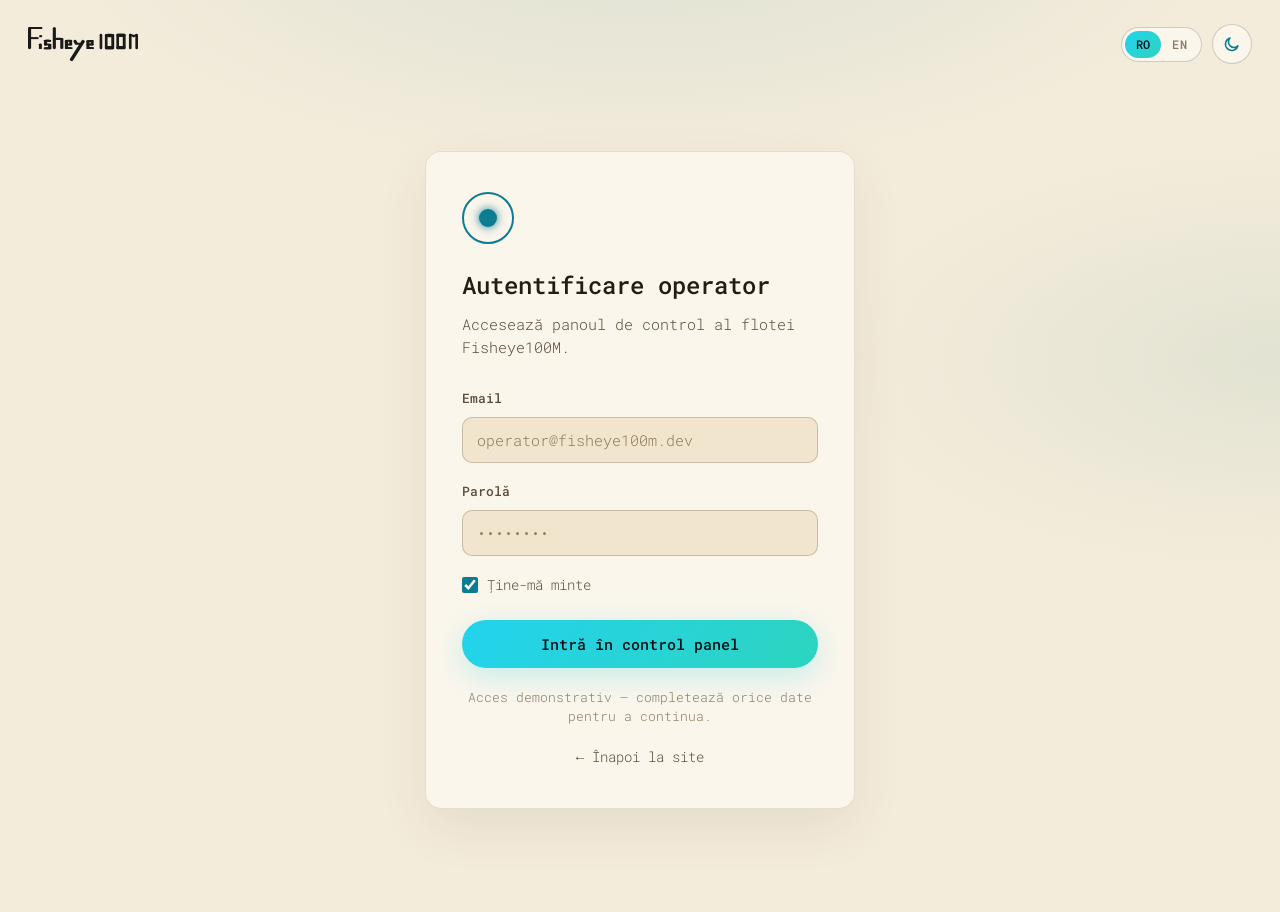
<file: dashboard.html>
<!DOCTYPE html>
<html lang="ro">
<head>
<meta charset="UTF-8">
<meta name="viewport" content="width=device-width, initial-scale=1.0">
<title>Panou de control — Fisheye100M</title>
<meta name="description" content="Panou de control pentru flota Fisheye100M — telemetrie live, cameră, iluminare și control mișcare.">
<link rel="icon" href="data:image/svg+xml,<svg xmlns=%22http://www.w3.org/2000/svg%22 viewBox=%220 0 100 100%22><circle cx=%2250%22 cy=%2250%22 r=%2248%22 fill=%22%2305080d%22/><circle cx=%2250%22 cy=%2250%22 r=%2230%22 fill=%22none%22 stroke=%22%2322d3ee%22 stroke-width=%224%22/><circle cx=%2250%22 cy=%2250%22 r=%2210%22 fill=%22%2322d3ee%22/></svg>">
<link rel="preconnect" href="https://fonts.googleapis.com">
<link rel="preconnect" href="https://fonts.gstatic.com" crossorigin>
<link href="https://fonts.googleapis.com/css2?family=Roboto+Mono:wght@300;400;500;700&display=swap" rel="stylesheet">
<link rel="stylesheet" href="style.css">
<script>
(function () {
  var stored = localStorage.getItem('fisheye-theme');
  var theme = stored || (window.matchMedia('(prefers-color-scheme: light)').matches ? 'light' : 'dark');
  document.documentElement.setAttribute('data-theme', theme);
  if (localStorage.getItem('fisheye-auth') !== 'true') {
    window.location.replace('login.html');
  }
})();
</script>
</head>
<body>

<div class="bg-fx" aria-hidden="true">
  <div class="bubbles">
    <span></span><span></span><span></span><span></span><span></span>
    <span></span><span></span><span></span><span></span><span></span>
  </div>
</div>

<header class="site-header is-scrolled" id="site-header">
  <div class="header-inner header-inner-full">
    <a href="index.html" class="logo">
      <img class="logo-mark" src="logo.svg" alt="Fisheye100M">
    </a>
    <span class="header-badge" data-i18n="dash.badge">Panou de control</span>
    <div class="header-actions header-actions-end">
      <div class="lang-toggle" id="lang-toggle" role="group" aria-label="Limbă / Language">
        <button type="button" class="lang-btn is-active" data-lang="ro">RO</button>
        <button type="button" class="lang-btn" data-lang="en">EN</button>
      </div>
      <button class="theme-toggle" id="theme-toggle" aria-label="Comută tema deschis/întunecat" data-i18n-aria="a11y.themeToggle">
        <svg class="icon-sun" viewBox="0 0 24 24" fill="none" stroke="currentColor" stroke-width="2" stroke-linecap="round"><circle cx="12" cy="12" r="4"/><path d="M12 2v2M12 20v2M4.9 4.9l1.4 1.4M17.7 17.7l1.4 1.4M2 12h2M20 12h2M4.9 19.1l1.4-1.4M17.7 6.3l1.4-1.4"/></svg>
        <svg class="icon-moon" viewBox="0 0 24 24" fill="none" stroke="currentColor" stroke-width="2" stroke-linecap="round" stroke-linejoin="round"><path d="M20 14.5A8.5 8.5 0 1 1 9.5 4a7 7 0 0 0 10.5 10.5Z"/></svg>
      </button>
      <button class="btn btn-ghost btn-sm" id="logout-btn" data-i18n="dash.logout">Deconectare</button>
    </div>
  </div>
</header>

<div class="app-shell">
  <aside class="app-sidebar">
    <p class="sidebar-title" data-i18n="dash.fleetTitle">Flota mea</p>
    <div class="fleet-list" id="fleet-list"></div>
  </aside>

  <main class="app-main">
    <div class="vehicle-header">
      <h1 id="vehicle-name">—</h1>
      <div class="vehicle-header-meta">
        <span class="status-pill" id="vehicle-status"></span>
        <div class="battery-group" id="battery-group"></div>
      </div>
    </div>

    <div class="dash-grid">

      <div class="panel-card" id="camera-card">
        <p class="panel-title" data-i18n="dash.cameraTitle">Cameră live</p>
        <div class="camera-frame" id="camera-frame">
          <span class="camera-live-badge" id="camera-live-badge">LIVE</span>
          <svg viewBox="0 0 24 24" fill="none" stroke="currentColor" stroke-width="1.5"><path d="M4 7h11l2-2h3v14H4z"/><circle cx="12" cy="14" r="3.5"/></svg>
          <span class="camera-timestamp" id="camera-timestamp"></span>
          <span class="camera-offline-msg" id="camera-offline-msg" data-i18n="dash.cameraOfflineHint">Vehiculul nu transmite imagine în acest moment.</span>
        </div>
      </div>

      <div class="panel-card" id="depth-card">
        <p class="panel-title" data-i18n="dash.depthTitle">Adâncime curentă</p>
        <div id="depth-content">
          <div class="depth-readout">
            <span class="num" id="depth-num">0</span>
            <span class="unit">m</span>
          </div>
          <div class="dg-track">
            <div class="dg-fill" id="dg-fill"></div>
            <div class="dg-dot" id="dg-dot"></div>
          </div>
          <div class="dg-labels"><span>0m</span><span>25m</span><span>50m</span><span>75m</span><span>100m</span></div>
          <div class="dive-controls">
            <button class="dive-btn" id="btn-dive" type="button">
              <svg viewBox="0 0 24 24" fill="none" stroke="currentColor" stroke-width="2"><path d="M12 4v16M6 14l6 6 6-6"/></svg>
              <span data-i18n="dash.dive">Scufundare</span>
            </button>
            <button class="dive-btn" id="btn-surface" type="button">
              <svg viewBox="0 0 24 24" fill="none" stroke="currentColor" stroke-width="2"><path d="M12 20V4M6 10l6-6 6 6"/></svg>
              <span data-i18n="dash.surface">Ridicare</span>
            </button>
          </div>
        </div>
        <p class="panel-hint" id="depth-hint" data-i18n="dash.emptyBoatDive" hidden>Bărcile rămân la suprafață — fără control de scufundare.</p>

        <div class="panel-divider"></div>

        <p class="panel-title" data-i18n="dash.moveTitle">Control mișcare</p>
        <div class="dpad-wrap">
          <div class="dpad">
            <button class="dpad-btn dpad-fwd" type="button" data-cmd="forward" data-i18n-aria="dash.moveForward" aria-label="Înainte">
              <svg viewBox="0 0 24 24" fill="none" stroke="currentColor" stroke-width="2"><path d="M12 20V4M6 10l6-6 6 6"/></svg>
            </button>
            <button class="dpad-btn dpad-left" type="button" data-cmd="turnLeft" data-i18n-aria="dash.turnLeft" aria-label="Virare stânga">
              <svg viewBox="0 0 24 24" fill="none" stroke="currentColor" stroke-width="2"><path d="M4 12h16M10 6l-6 6 6 6"/></svg>
            </button>
            <button class="dpad-btn dpad-stop" type="button" data-cmd="stop" data-i18n="dash.stop">Stop</button>
            <button class="dpad-btn dpad-right" type="button" data-cmd="turnRight" data-i18n-aria="dash.turnRight" aria-label="Virare dreapta">
              <svg viewBox="0 0 24 24" fill="none" stroke="currentColor" stroke-width="2"><path d="M20 12H4M14 6l6 6-6 6"/></svg>
            </button>
            <button class="dpad-btn dpad-back" type="button" data-cmd="back" data-i18n-aria="dash.moveBack" aria-label="Înapoi">
              <svg viewBox="0 0 24 24" fill="none" stroke="currentColor" stroke-width="2"><path d="M12 4v16M6 14l6 6 6-6"/></svg>
            </button>
          </div>
        </div>
        <div class="cmd-log">
          <span data-i18n="dash.lastCommand">Ultima comandă</span>:
          <strong id="last-command">—</strong>
        </div>
      </div>

      <div class="panel-card dash-grid-full" id="telemetry-card">
        <p class="panel-title" data-i18n="dash.telemetryTitle">Telemetrie</p>
        <div class="telemetry-grid" id="telemetry-grid"></div>
      </div>

      <div class="panel-card dash-grid-full" id="led-card">
        <p class="panel-title" data-i18n="dash.ledTitle">Control iluminare</p>
        <div class="led-row">
          <span class="led-row-label" data-i18n="dash.ledFront">LED frontale</span>
          <div class="led-switches">
            <label class="led-switch-unit"><span data-i18n="dash.ledLeft">Stânga</span><span class="switch"><input type="checkbox" data-led="frontL"><span class="switch-track"></span></span></label>
            <label class="led-switch-unit"><span data-i18n="dash.ledRight">Dreapta</span><span class="switch"><input type="checkbox" data-led="frontR"><span class="switch-track"></span></span></label>
          </div>
        </div>
        <div class="led-row">
          <span class="led-row-label" data-i18n="dash.ledSideVert">LED laterale sus–jos</span>
          <div class="led-switches">
            <label class="led-switch-unit"><span data-i18n="dash.ledUp">Sus</span><span class="switch"><input type="checkbox" data-led="vertUp"><span class="switch-track"></span></span></label>
            <label class="led-switch-unit"><span data-i18n="dash.ledDown">Jos</span><span class="switch"><input type="checkbox" data-led="vertDown"><span class="switch-track"></span></span></label>
          </div>
        </div>
        <div class="led-row">
          <span class="led-row-label" data-i18n="dash.ledSideHoriz">LED laterale stânga–dreapta</span>
          <div class="led-switches">
            <label class="led-switch-unit"><span data-i18n="dash.ledLeft">Stânga</span><span class="switch"><input type="checkbox" data-led="horizL"><span class="switch-track"></span></span></label>
            <label class="led-switch-unit"><span data-i18n="dash.ledRight">Dreapta</span><span class="switch"><input type="checkbox" data-led="horizR"><span class="switch-track"></span></span></label>
          </div>
        </div>
        <p class="panel-hint" id="led-hint" data-i18n="dash.emptyBoatLed" hidden>Barca nu are LED-uri controlabile.</p>
      </div>

    </div>
  </main>
</div>

<script src="theme.js"></script>
<script src="i18n.js"></script>
<script src="control.js"></script>
</body>
</html>
</file>
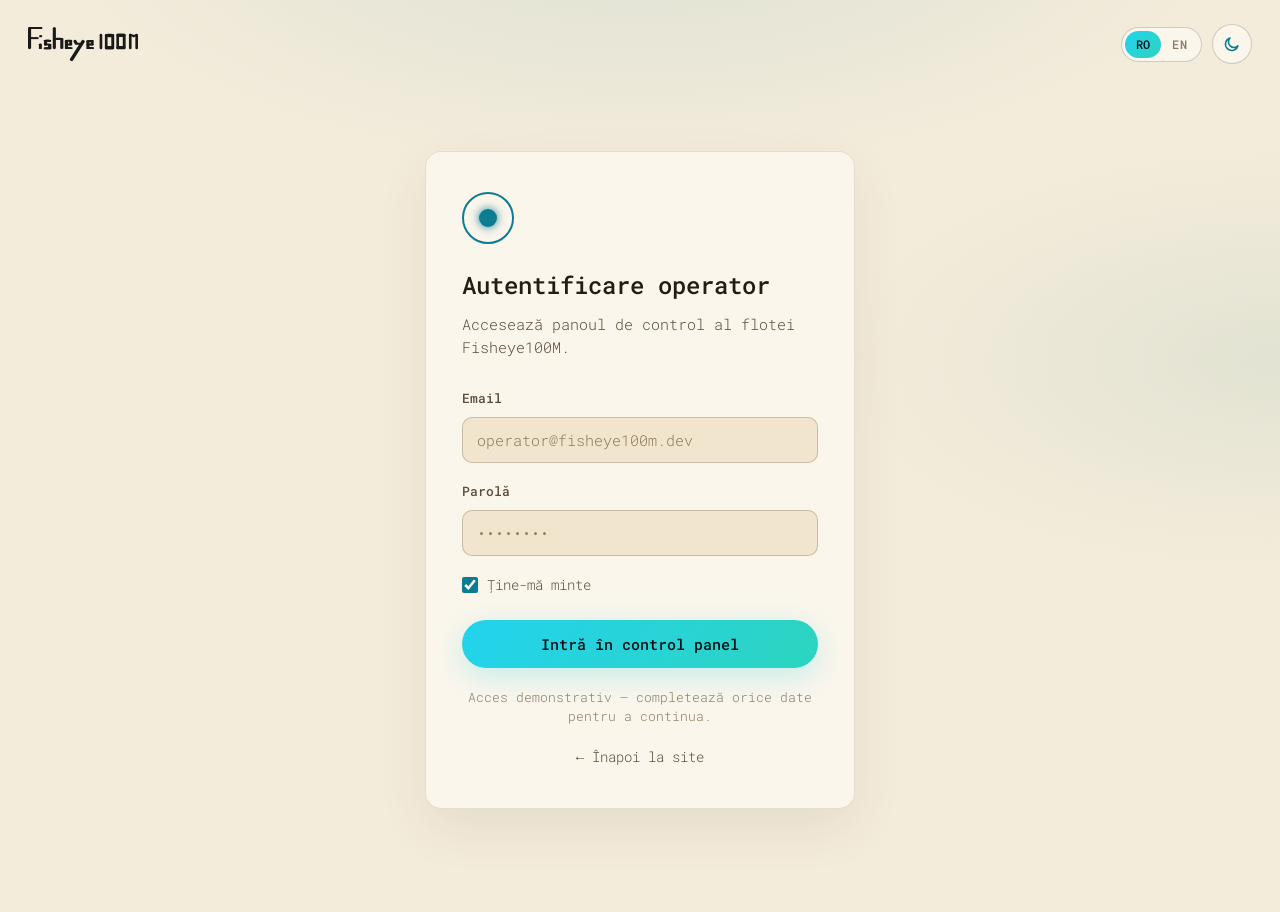
<file: login.html>
<!DOCTYPE html>
<html lang="ro">
<head>
<meta charset="UTF-8">
<meta name="viewport" content="width=device-width, initial-scale=1.0">
<title>Autentificare — Fisheye100M Control Panel</title>
<meta name="description" content="Autentifică-te pentru a accesa panoul de control al flotei Fisheye100M.">
<link rel="icon" href="data:image/svg+xml,<svg xmlns=%22http://www.w3.org/2000/svg%22 viewBox=%220 0 100 100%22><circle cx=%2250%22 cy=%2250%22 r=%2248%22 fill=%22%2305080d%22/><circle cx=%2250%22 cy=%2250%22 r=%2230%22 fill=%22none%22 stroke=%22%2322d3ee%22 stroke-width=%224%22/><circle cx=%2250%22 cy=%2250%22 r=%2210%22 fill=%22%2322d3ee%22/></svg>">
<link rel="preconnect" href="https://fonts.googleapis.com">
<link rel="preconnect" href="https://fonts.gstatic.com" crossorigin>
<link href="https://fonts.googleapis.com/css2?family=Roboto+Mono:wght@300;400;500;700&display=swap" rel="stylesheet">
<link rel="stylesheet" href="style.css">
<script>
(function () {
  var stored = localStorage.getItem('fisheye-theme');
  var theme = stored || (window.matchMedia('(prefers-color-scheme: light)').matches ? 'light' : 'dark');
  document.documentElement.setAttribute('data-theme', theme);
  if (localStorage.getItem('fisheye-auth') === 'true') {
    window.location.replace('dashboard.html');
  }
})();
</script>
</head>
<body>

<div class="bg-fx" aria-hidden="true">
  <div class="bubbles">
    <span></span><span></span><span></span><span></span><span></span>
    <span></span><span></span><span></span><span></span><span></span>
  </div>
</div>

<div class="auth-topbar">
  <a href="index.html" class="logo">
    <img class="logo-mark" src="logo.svg" alt="Fisheye100M">
  </a>
  <div class="header-actions">
    <div class="lang-toggle" id="lang-toggle" role="group" aria-label="Limbă / Language">
      <button type="button" class="lang-btn is-active" data-lang="ro">RO</button>
      <button type="button" class="lang-btn" data-lang="en">EN</button>
    </div>
    <button class="theme-toggle" id="theme-toggle" aria-label="Comută tema deschis/întunecat" data-i18n-aria="a11y.themeToggle">
      <svg class="icon-sun" viewBox="0 0 24 24" fill="none" stroke="currentColor" stroke-width="2" stroke-linecap="round"><circle cx="12" cy="12" r="4"/><path d="M12 2v2M12 20v2M4.9 4.9l1.4 1.4M17.7 17.7l1.4 1.4M2 12h2M20 12h2M4.9 19.1l1.4-1.4M17.7 6.3l1.4-1.4"/></svg>
      <svg class="icon-moon" viewBox="0 0 24 24" fill="none" stroke="currentColor" stroke-width="2" stroke-linecap="round" stroke-linejoin="round"><path d="M20 14.5A8.5 8.5 0 1 1 9.5 4a7 7 0 0 0 10.5 10.5Z"/></svg>
    </button>
  </div>
</div>

<main class="auth-shell">
  <div class="auth-card">
    <div class="auth-icon" aria-hidden="true"><span></span></div>
    <h1 data-i18n="login.title">Autentificare operator</h1>
    <p class="auth-sub" data-i18n="login.subtitle">Accesează panoul de control al flotei Fisheye100M.</p>

    <p class="form-error" id="login-error" hidden data-i18n="login.error">Completează email și parolă pentru a continua.</p>

    <form id="login-form" novalidate>
      <div class="form-field">
        <label for="email" data-i18n="login.emailLabel">Email</label>
        <input class="field-input" type="email" id="email" name="email" placeholder="operator@fisheye100m.dev" autocomplete="username">
      </div>
      <div class="form-field">
        <label for="password" data-i18n="login.passwordLabel">Parolă</label>
        <input class="field-input" type="password" id="password" name="password" placeholder="••••••••" autocomplete="current-password">
      </div>
      <label class="field-check">
        <input type="checkbox" id="remember" checked>
        <span data-i18n="login.remember">Ține-mă minte</span>
      </label>
      <button type="submit" class="btn btn-primary" data-i18n="login.submit">Intră în control panel</button>
    </form>

    <p class="form-note" data-i18n="login.demoNote">Acces demonstrativ — completează orice date pentru a continua.</p>
    <p class="form-note"><a class="auth-back" href="index.html" data-i18n="login.back">← Înapoi la site</a></p>
  </div>
</main>

<script src="theme.js"></script>
<script src="i18n.js"></script>
<script src="login.js"></script>
</body>
</html>
</file>
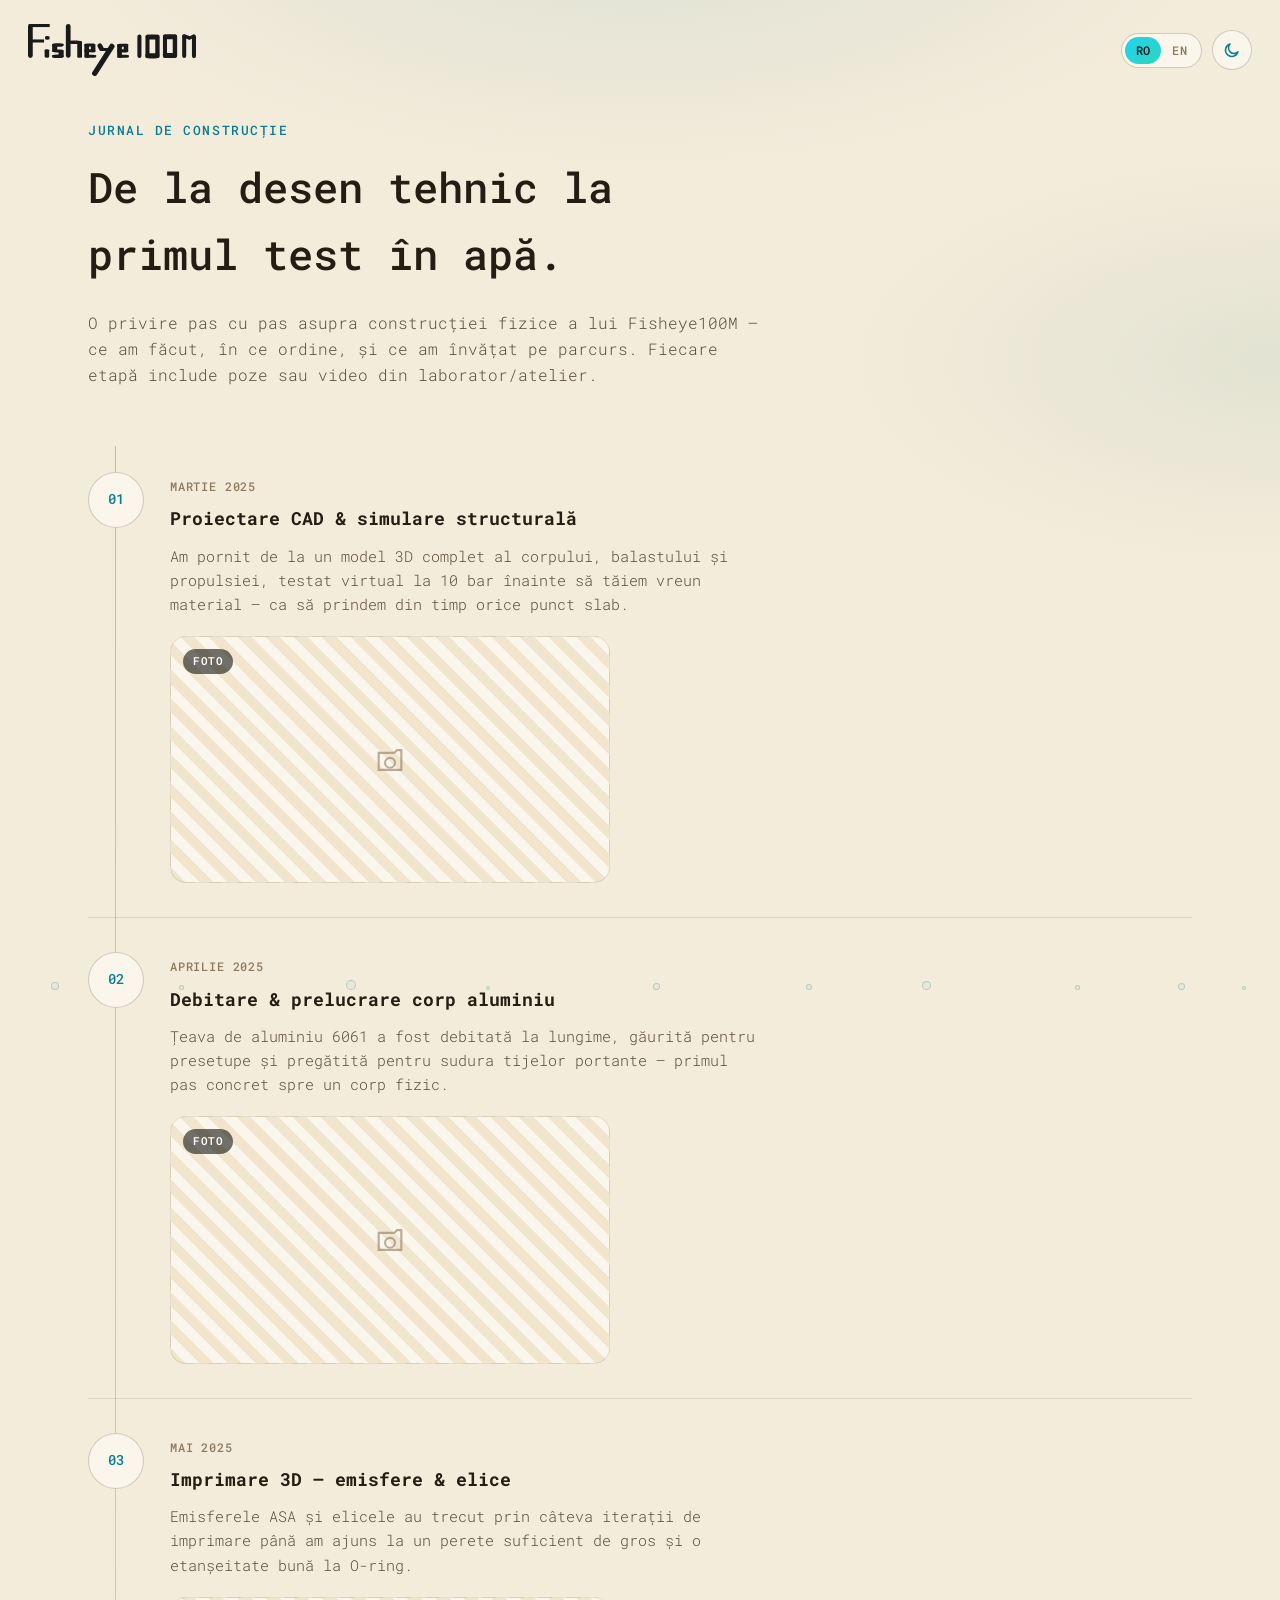
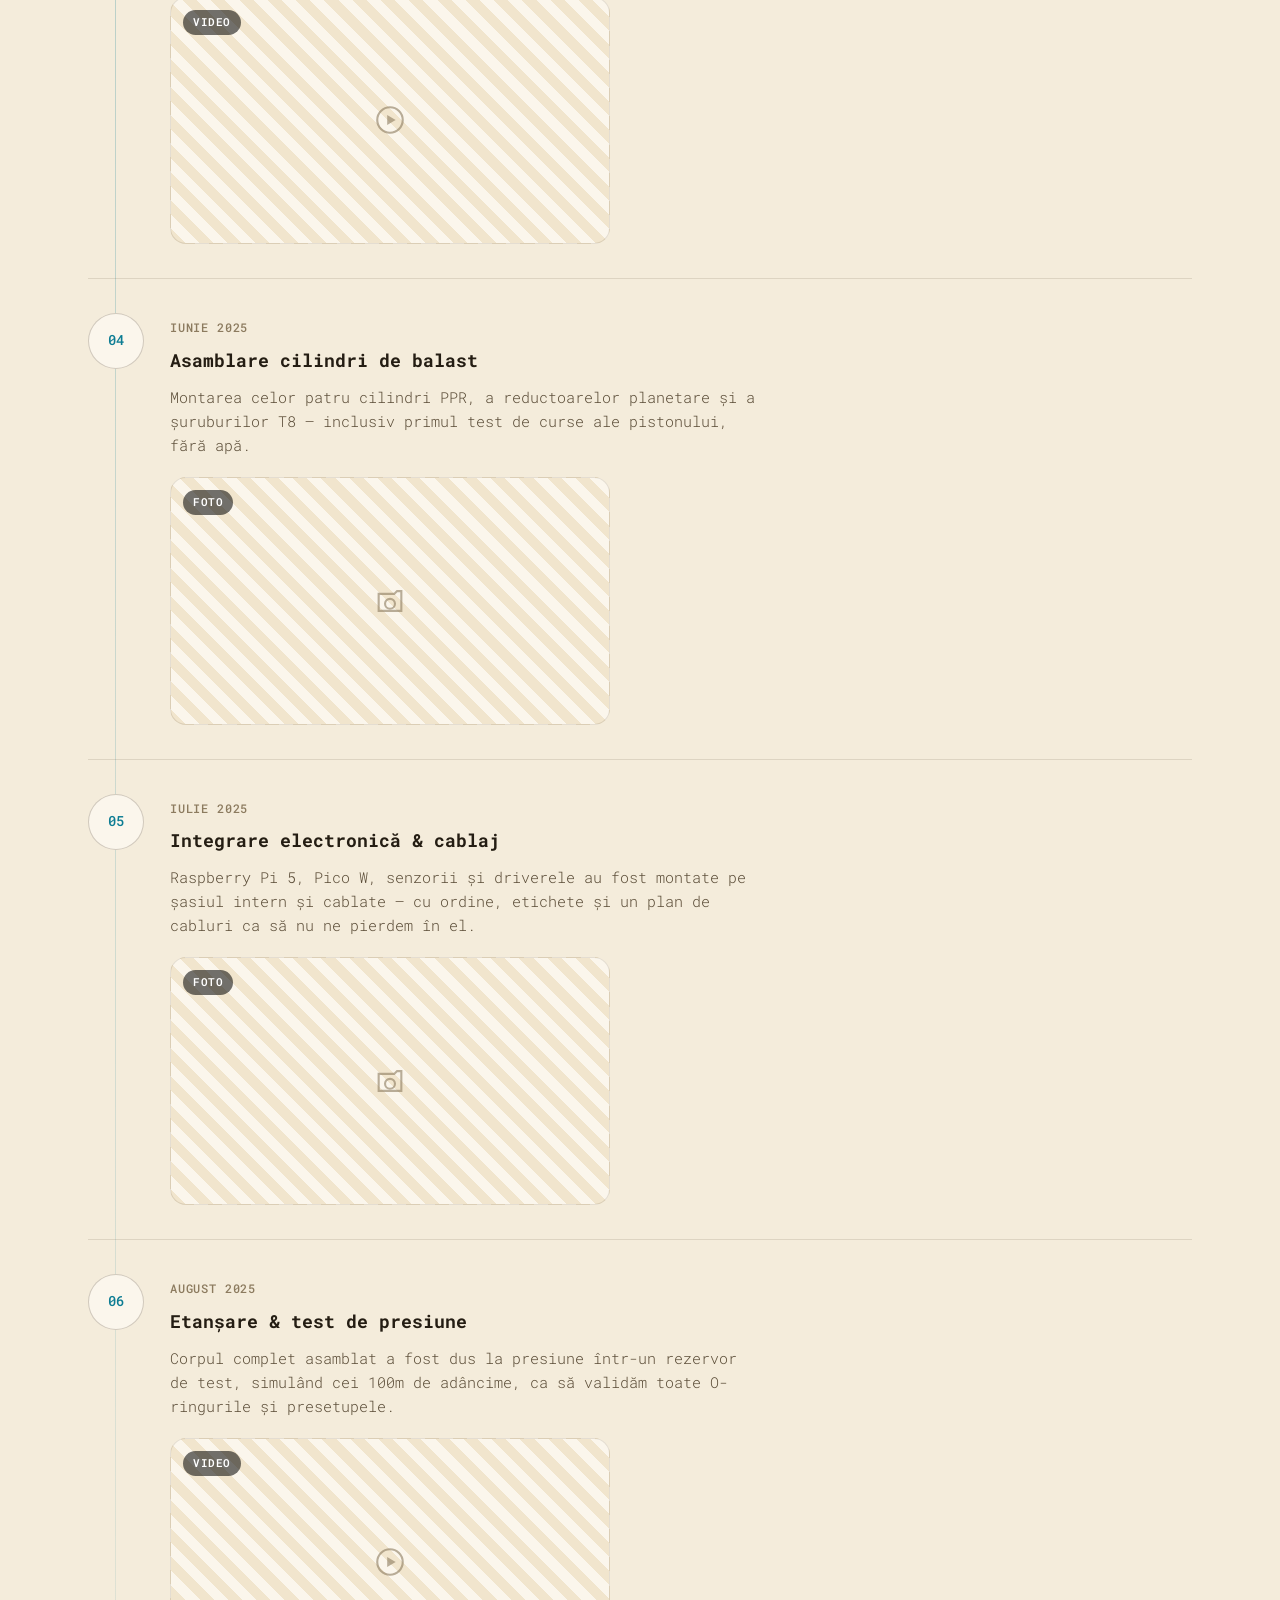
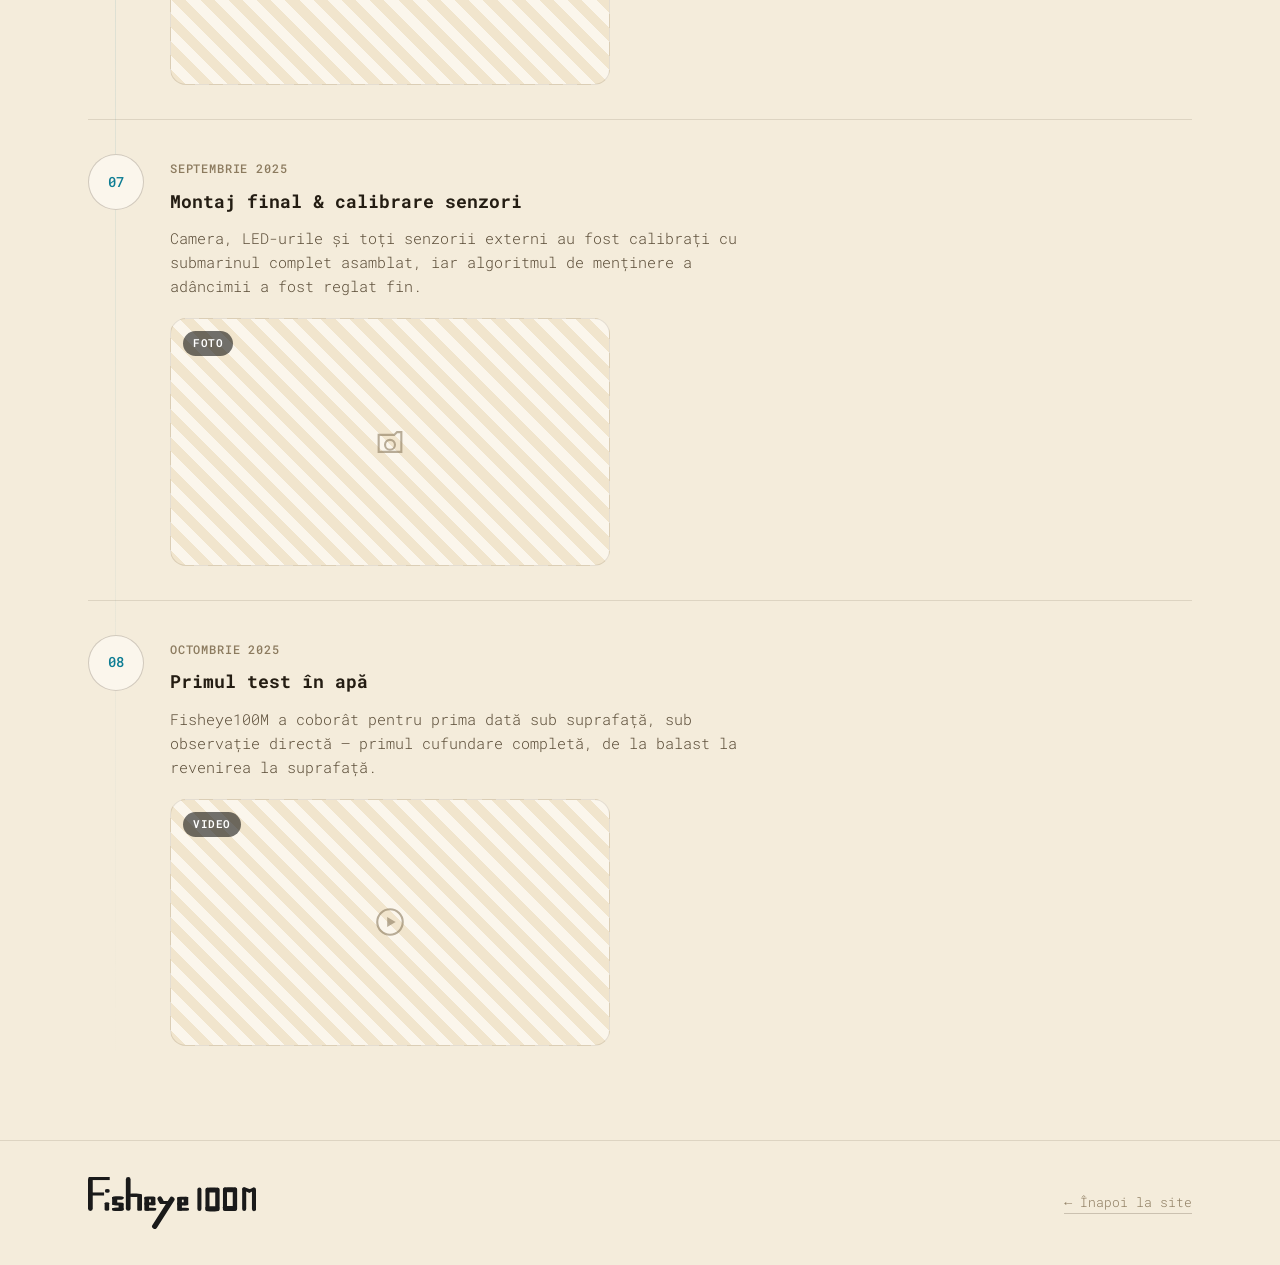
<file: site/build.html>
<!DOCTYPE html>
<html lang="ro">
<head>
<meta charset="UTF-8">
<meta name="viewport" content="width=device-width, initial-scale=1.0">
<title>Jurnal de construcție — Fisheye100M</title>
<meta name="description" content="Jurnalul de construcție al submarinului Fisheye100M — de la proiectare la primul test în apă.">
<link rel="icon" href="data:image/svg+xml,<svg xmlns=%22http://www.w3.org/2000/svg%22 viewBox=%220 0 100 100%22><circle cx=%2250%22 cy=%2250%22 r=%2248%22 fill=%22%2305080d%22/><circle cx=%2250%22 cy=%2250%22 r=%2230%22 fill=%22none%22 stroke=%22%2322d3ee%22 stroke-width=%224%22/><circle cx=%2250%22 cy=%2250%22 r=%2210%22 fill=%22%2322d3ee%22/></svg>">
<link rel="preconnect" href="https://fonts.googleapis.com">
<link rel="preconnect" href="https://fonts.gstatic.com" crossorigin>
<link href="https://fonts.googleapis.com/css2?family=Roboto+Mono:wght@300;400;500;700&display=swap" rel="stylesheet">
<link rel="stylesheet" href="style.css">
<script src="api.js"></script>
<script>
(function () {
  var stored = localStorage.getItem('fisheye-theme');
  var theme = stored || (window.matchMedia('(prefers-color-scheme: light)').matches ? 'light' : 'dark');
  document.documentElement.setAttribute('data-theme', theme);
})();
</script>
</head>
<body>

<div class="bg-fx" aria-hidden="true">
  <div class="bubbles">
    <span></span><span></span><span></span><span></span><span></span>
    <span></span><span></span><span></span><span></span><span></span>
  </div>
</div>

<div class="auth-topbar">
  <a href="index.html" class="logo">
    <img class="logo-mark" src="logo.svg" alt="Fisheye100M">
  </a>
  <div class="header-actions">
    <div class="lang-toggle" id="lang-toggle" role="group" aria-label="Limbă / Language">
      <button type="button" class="lang-btn is-active" data-lang="ro">RO</button>
      <button type="button" class="lang-btn" data-lang="en">EN</button>
    </div>
    <button class="theme-toggle" id="theme-toggle" aria-label="Comută tema deschis/întunecat" data-i18n-aria="a11y.themeToggle">
      <svg class="icon-sun" viewBox="0 0 24 24" fill="none" stroke="currentColor" stroke-width="2" stroke-linecap="round"><circle cx="12" cy="12" r="4"/><path d="M12 2v2M12 20v2M4.9 4.9l1.4 1.4M17.7 17.7l1.4 1.4M2 12h2M20 12h2M4.9 19.1l1.4-1.4M17.7 6.3l1.4-1.4"/></svg>
      <svg class="icon-moon" viewBox="0 0 24 24" fill="none" stroke="currentColor" stroke-width="2" stroke-linecap="round" stroke-linejoin="round"><path d="M20 14.5A8.5 8.5 0 1 1 9.5 4a7 7 0 0 0 10.5 10.5Z"/></svg>
    </button>
  </div>
</div>

<main>
  <section class="section build-hero">
    <div class="wrap">
      <p class="section-kicker reveal" data-i18n="build.kicker">Jurnal de construcție</p>
      <h1 class="reveal" data-i18n="build.title">De la desen tehnic la primul test în apă.</h1>
      <p class="lede-text reveal" data-i18n="build.lede">
        O privire pas cu pas asupra construcției fizice a lui Fisheye100M — ce am făcut, în ce ordine,
        și ce am învățat pe parcurs. Fiecare etapă include poze sau video din laborator/atelier.
      </p>

      <div class="build-timeline" id="build-timeline"></div>
    </div>
  </section>
</main>

<footer class="site-footer">
  <div class="wrap footer-inner">
    <span class="logo footer-logo">
      <img class="logo-mark" src="logo.svg" alt="Fisheye100M">
    </span>
    <a href="index.html" class="footer-link" data-i18n="build.backLink">← Înapoi la site</a>
  </div>
</footer>

<script src="theme.js"></script>
<script src="i18n.js"></script>
<script src="build.js"></script>
</body>
</html>
</file>
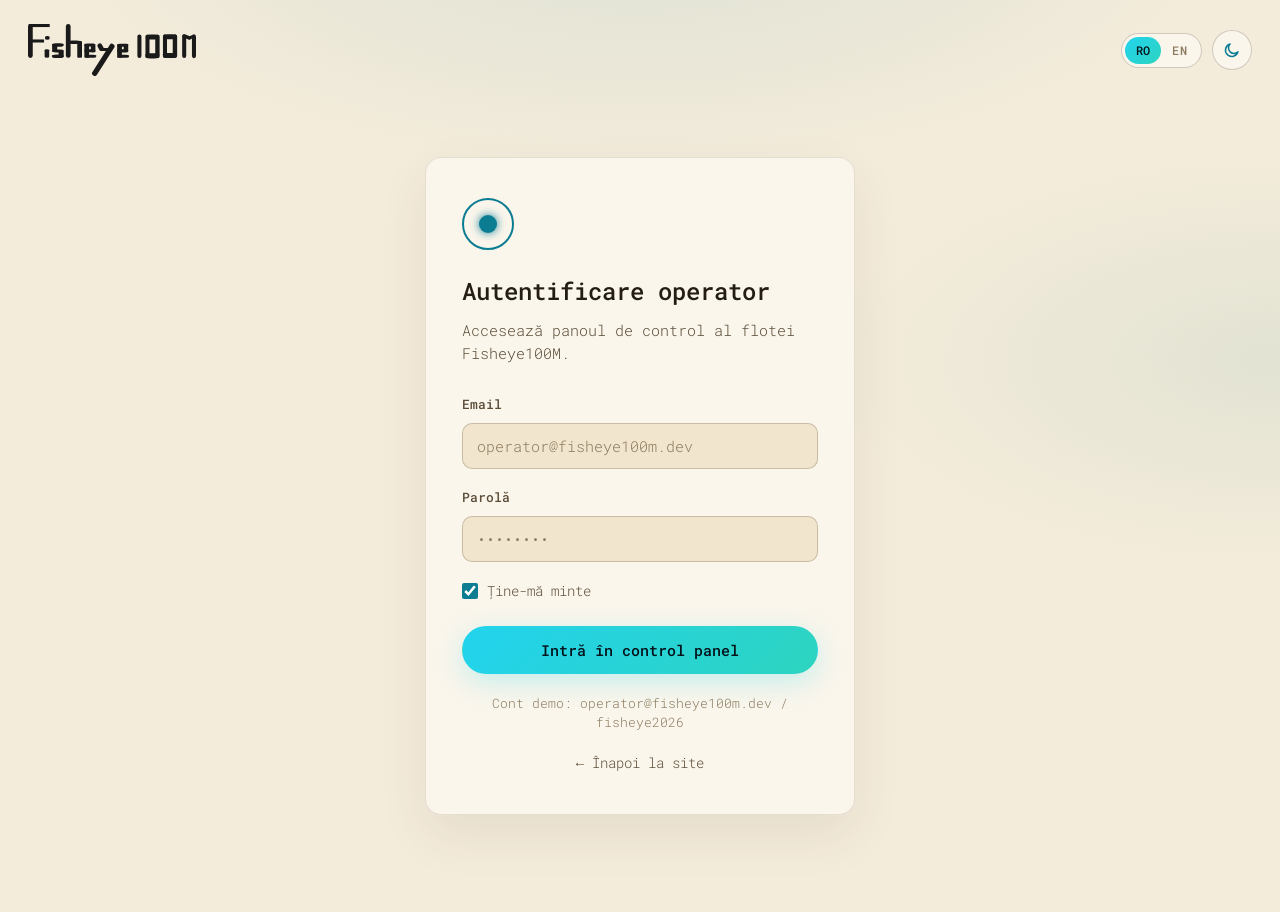
<file: site/dashboard.html>
<!DOCTYPE html>
<html lang="ro">
<head>
<meta charset="UTF-8">
<meta name="viewport" content="width=device-width, initial-scale=1.0">
<title>Panou de control — Fisheye100M</title>
<meta name="description" content="Panou de control pentru flota Fisheye100M — telemetrie live, cameră, iluminare și control mișcare.">
<link rel="icon" href="data:image/svg+xml,<svg xmlns=%22http://www.w3.org/2000/svg%22 viewBox=%220 0 100 100%22><circle cx=%2250%22 cy=%2250%22 r=%2248%22 fill=%22%2305080d%22/><circle cx=%2250%22 cy=%2250%22 r=%2230%22 fill=%22none%22 stroke=%22%2322d3ee%22 stroke-width=%224%22/><circle cx=%2250%22 cy=%2250%22 r=%2210%22 fill=%22%2322d3ee%22/></svg>">
<link rel="preconnect" href="https://fonts.googleapis.com">
<link rel="preconnect" href="https://fonts.gstatic.com" crossorigin>
<link href="https://fonts.googleapis.com/css2?family=Roboto+Mono:wght@300;400;500;700&display=swap" rel="stylesheet">
<link rel="stylesheet" href="style.css">
<script src="api.js"></script>
<script>
(function () {
  var stored = localStorage.getItem('fisheye-theme');
  var theme = stored || (window.matchMedia('(prefers-color-scheme: light)').matches ? 'light' : 'dark');
  document.documentElement.setAttribute('data-theme', theme);
  if (!window.FisheyeApi.getSession()) {
    window.location.replace('login.html');
  }
})();
</script>
</head>
<body>

<div class="bg-fx" aria-hidden="true">
  <div class="bubbles">
    <span></span><span></span><span></span><span></span><span></span>
    <span></span><span></span><span></span><span></span><span></span>
  </div>
</div>

<header class="site-header is-scrolled" id="site-header">
  <div class="header-inner header-inner-full">
    <a href="index.html" class="logo">
      <img class="logo-mark" src="logo.svg" alt="Fisheye100M">
    </a>
    <span class="header-badge" data-i18n="dash.badge">Panou de control</span>
    <div class="header-actions header-actions-end">
      <div class="lang-toggle" id="lang-toggle" role="group" aria-label="Limbă / Language">
        <button type="button" class="lang-btn is-active" data-lang="ro">RO</button>
        <button type="button" class="lang-btn" data-lang="en">EN</button>
      </div>
      <button class="theme-toggle" id="theme-toggle" aria-label="Comută tema deschis/întunecat" data-i18n-aria="a11y.themeToggle">
        <svg class="icon-sun" viewBox="0 0 24 24" fill="none" stroke="currentColor" stroke-width="2" stroke-linecap="round"><circle cx="12" cy="12" r="4"/><path d="M12 2v2M12 20v2M4.9 4.9l1.4 1.4M17.7 17.7l1.4 1.4M2 12h2M20 12h2M4.9 19.1l1.4-1.4M17.7 6.3l1.4-1.4"/></svg>
        <svg class="icon-moon" viewBox="0 0 24 24" fill="none" stroke="currentColor" stroke-width="2" stroke-linecap="round" stroke-linejoin="round"><path d="M20 14.5A8.5 8.5 0 1 1 9.5 4a7 7 0 0 0 10.5 10.5Z"/></svg>
      </button>
      <button class="btn btn-ghost btn-sm" id="logout-btn" data-i18n="dash.logout">Deconectare</button>
    </div>
  </div>
</header>

<div class="app-shell">
  <aside class="app-sidebar">
    <div class="sidebar-header">
      <p class="sidebar-title" data-i18n="dash.fleetTitle">Flota mea</p>
      <button class="icon-btn" id="add-vehicle-btn" type="button" data-i18n-aria="dash.addVehicleAria" aria-label="Adaugă vas">+</button>
    </div>
    <div class="fleet-list" id="fleet-list"></div>
  </aside>

  <main class="app-main">
    <div class="vehicle-header">
      <div class="vehicle-title-row">
        <h1 id="vehicle-name">—</h1>
        <input type="text" id="vehicle-name-input" class="vehicle-name-input" hidden>
        <button class="icon-btn" id="rename-btn" type="button" data-i18n-aria="dash.renameAria" aria-label="Redenumește vehiculul">
          <svg viewBox="0 0 24 24" fill="none" stroke="currentColor" stroke-width="2" stroke-linecap="round" stroke-linejoin="round"><path d="M12 20h9"/><path d="M16.5 3.5a2.12 2.12 0 0 1 3 3L7 19l-4 1 1-4Z"/></svg>
        </button>
      </div>
      <div class="vehicle-header-meta">
        <span class="status-pill" id="vehicle-status"></span>
        <div class="battery-group" id="battery-group"></div>
      </div>
    </div>

    <div class="dash-grid">

      <div class="panel-card dash-grid-full" id="session-card">
        <p class="panel-title" data-i18n="dash.sessionTitle">Sesiune curentă</p>
        <div class="session-grid">
          <div class="session-tile">
            <div class="tel-label" data-i18n="dash.sessionStatus">Status curent</div>
            <div class="tel-value" id="session-status">—</div>
          </div>
          <div class="session-tile">
            <div class="tel-label" data-i18n="dash.sessionAway">Timp de la lansare</div>
            <div class="tel-value" id="session-deployed">—</div>
          </div>
          <div class="session-tile" id="session-submerged-tile">
            <div class="tel-label" data-i18n="dash.sessionSubmerged">Timp sub apă (sesiune)</div>
            <div class="tel-value" id="session-submerged">—</div>
          </div>
          <div class="session-tile" id="session-surface-tile">
            <div class="tel-label" data-i18n="dash.sessionSurface">Timp la suprafață (sesiune)</div>
            <div class="tel-value" id="session-surface">—</div>
          </div>
        </div>
      </div>

      <div class="panel-card" id="camera-card">
        <p class="panel-title" data-i18n="dash.cameraTitle">Cameră live</p>
        <div class="camera-frame" id="camera-frame">
          <span class="camera-live-badge" id="camera-live-badge">LIVE</span>
          <svg viewBox="0 0 24 24" fill="none" stroke="currentColor" stroke-width="1.5"><path d="M4 7h11l2-2h3v14H4z"/><circle cx="12" cy="14" r="3.5"/></svg>
          <span class="camera-timestamp" id="camera-timestamp"></span>
          <span class="camera-offline-msg" id="camera-offline-msg" data-i18n="dash.cameraOfflineHint">Vehiculul nu transmite imagine în acest moment.</span>
        </div>
      </div>

      <div class="panel-card" id="depth-card">
        <p class="panel-title" data-i18n="dash.depthTitle">Adâncime curentă</p>
        <div id="depth-content">
          <div class="depth-readout">
            <span class="num" id="depth-num">0</span>
            <span class="unit">m</span>
          </div>
          <div class="dg-track">
            <div class="dg-fill" id="dg-fill"></div>
            <div class="dg-dot" id="dg-dot"></div>
          </div>
          <div class="dg-labels"><span>0m</span><span>25m</span><span>50m</span><span>75m</span><span>100m</span></div>
          <div class="dive-controls">
            <button class="dive-btn" id="btn-dive" type="button">
              <svg viewBox="0 0 24 24" fill="none" stroke="currentColor" stroke-width="2"><path d="M12 4v16M6 14l6 6 6-6"/></svg>
              <span data-i18n="dash.dive">Scufundare</span>
            </button>
            <button class="dive-btn" id="btn-surface" type="button">
              <svg viewBox="0 0 24 24" fill="none" stroke="currentColor" stroke-width="2"><path d="M12 20V4M6 10l6-6 6 6"/></svg>
              <span data-i18n="dash.surface">Ridicare</span>
            </button>
          </div>
          <form class="depth-target-row" id="depth-target-form">
            <label for="depth-target-input" data-i18n="dash.targetDepth">Adâncime țintă</label>
            <div class="depth-target-field">
              <input type="number" id="depth-target-input" min="0" max="100" step="0.5" placeholder="0.0">
              <span class="unit">m</span>
              <button type="submit" class="btn btn-ghost btn-sm" data-i18n="dash.goTo">Du-te</button>
            </div>
          </form>
        </div>
        <p class="panel-hint" id="depth-hint" data-i18n="dash.emptyBoatDive" hidden>Bărcile rămân la suprafață — fără control de scufundare.</p>

        <div class="panel-divider"></div>

        <p class="panel-title" data-i18n="dash.moveTitle">Control mișcare</p>
        <div class="dpad-wrap">
          <div class="dpad">
            <button class="dpad-btn dpad-fwd" type="button" data-cmd="forward" data-i18n-aria="dash.moveForward" aria-label="Înainte">
              <svg viewBox="0 0 24 24" fill="none" stroke="currentColor" stroke-width="2"><path d="M12 20V4M6 10l6-6 6 6"/></svg>
            </button>
            <button class="dpad-btn dpad-left" type="button" data-cmd="turnLeft" data-i18n-aria="dash.turnLeft" aria-label="Virare stânga">
              <svg viewBox="0 0 24 24" fill="none" stroke="currentColor" stroke-width="2"><path d="M4 12h16M10 6l-6 6 6 6"/></svg>
            </button>
            <button class="dpad-btn dpad-stop" type="button" data-cmd="stop" data-i18n="dash.stop">Stop</button>
            <button class="dpad-btn dpad-right" type="button" data-cmd="turnRight" data-i18n-aria="dash.turnRight" aria-label="Virare dreapta">
              <svg viewBox="0 0 24 24" fill="none" stroke="currentColor" stroke-width="2"><path d="M20 12H4M14 6l6 6-6 6"/></svg>
            </button>
            <button class="dpad-btn dpad-back" type="button" data-cmd="back" data-i18n-aria="dash.moveBack" aria-label="Înapoi">
              <svg viewBox="0 0 24 24" fill="none" stroke="currentColor" stroke-width="2"><path d="M12 4v16M6 14l6 6 6-6"/></svg>
            </button>
          </div>
        </div>
        <div class="terminal">
          <div class="terminal-header">
            <span class="terminal-dot terminal-dot-red"></span>
            <span class="terminal-dot terminal-dot-yellow"></span>
            <span class="terminal-dot terminal-dot-green"></span>
            <span class="terminal-title" data-i18n="dash.terminalTitle">Consolă comenzi</span>
          </div>
          <div class="terminal-output" id="terminal-output"></div>
          <form class="terminal-input-row" id="terminal-form">
            <span class="terminal-prompt">&gt;</span>
            <input type="text" id="terminal-input" class="terminal-input" autocomplete="off" spellcheck="false" data-i18n-placeholder="dash.terminalPlaceholder" placeholder="scrie o comandă…">
          </form>
        </div>
      </div>

      <div class="panel-card dash-grid-full" id="telemetry-card">
        <p class="panel-title" data-i18n="dash.telemetryTitle">Telemetrie</p>
        <div class="telemetry-grid" id="telemetry-grid"></div>
      </div>

      <div class="panel-card dash-grid-full" id="led-card">
        <p class="panel-title" data-i18n="dash.ledTitle">Control iluminare</p>
        <div class="led-row">
          <span class="led-row-label" data-i18n="dash.ledFront">LED frontale</span>
          <div class="led-switches">
            <label class="led-switch-unit"><span data-i18n="dash.ledLeft">Stânga</span><span class="switch"><input type="checkbox" data-led="frontL"><span class="switch-track"></span></span></label>
            <label class="led-switch-unit"><span data-i18n="dash.ledRight">Dreapta</span><span class="switch"><input type="checkbox" data-led="frontR"><span class="switch-track"></span></span></label>
          </div>
        </div>
        <div class="led-row">
          <span class="led-row-label" data-i18n="dash.ledSideVert">LED laterale sus–jos</span>
          <div class="led-switches">
            <label class="led-switch-unit"><span data-i18n="dash.ledUp">Sus</span><span class="switch"><input type="checkbox" data-led="vertUp"><span class="switch-track"></span></span></label>
            <label class="led-switch-unit"><span data-i18n="dash.ledDown">Jos</span><span class="switch"><input type="checkbox" data-led="vertDown"><span class="switch-track"></span></span></label>
          </div>
        </div>
        <div class="led-row">
          <span class="led-row-label" data-i18n="dash.ledSideHoriz">LED laterale stânga–dreapta</span>
          <div class="led-switches">
            <label class="led-switch-unit"><span data-i18n="dash.ledLeft">Stânga</span><span class="switch"><input type="checkbox" data-led="horizL"><span class="switch-track"></span></span></label>
            <label class="led-switch-unit"><span data-i18n="dash.ledRight">Dreapta</span><span class="switch"><input type="checkbox" data-led="horizR"><span class="switch-track"></span></span></label>
          </div>
        </div>
        <p class="panel-hint" id="led-hint" data-i18n="dash.emptyBoatLed" hidden>Barca nu are LED-uri controlabile.</p>
      </div>

      <div class="panel-card dash-grid-full" id="vehicle-log-card">
        <p class="panel-title" data-i18n="dash.logTitle">Jurnal vehicul</p>
        <div class="telemetry-grid" id="vehicle-log-grid"></div>
      </div>

    </div>
  </main>
</div>

<div class="modal-overlay" id="vehicle-info-overlay">
  <div class="modal">
    <div class="modal-header">
      <h2 id="info-modal-title">—</h2>
      <button class="icon-btn" id="info-modal-close" type="button" data-i18n-aria="dash.closeAria" aria-label="Închide">✕</button>
    </div>
    <div class="telemetry-grid" id="info-modal-grid"></div>
  </div>
</div>

<div class="modal-overlay" id="add-vehicle-overlay">
  <div class="modal">
    <div class="modal-header">
      <h2 data-i18n="dash.addVehicleTitle">Adaugă vas nou</h2>
      <button class="icon-btn" id="add-vehicle-close" type="button" data-i18n-aria="dash.closeAria" aria-label="Închide">✕</button>
    </div>
    <p class="form-error" id="add-vehicle-error" hidden></p>
    <form id="add-vehicle-form" novalidate>
      <div class="form-field">
        <label for="new-vehicle-name" data-i18n="dash.vehicleName">Nume</label>
        <input class="field-input" type="text" id="new-vehicle-name" data-i18n-placeholder="dash.vehicleNamePlaceholder" placeholder="ex: Fisheye100M — Gamma">
      </div>
      <div class="form-field">
        <label for="new-vehicle-type" data-i18n="dash.vehicleType">Tip</label>
        <select class="field-input" id="new-vehicle-type">
          <option value="submarine" data-i18n="dash.typeSubmarine">Submarin</option>
          <option value="boat" data-i18n="dash.typeBoat">Barcă</option>
        </select>
      </div>
      <div class="form-field">
        <label for="new-vehicle-reg" data-i18n="dash.regNumber">Nr. înmatriculare</label>
        <input class="field-input" type="text" id="new-vehicle-reg" autocomplete="off">
      </div>
      <div class="form-field">
        <label for="new-vehicle-password" data-i18n="login.passwordLabel">Parolă</label>
        <input class="field-input" type="password" id="new-vehicle-password" autocomplete="new-password">
      </div>
      <button type="submit" class="btn btn-primary" data-i18n="dash.addVehicleSubmit">Adaugă la flotă</button>
    </form>
  </div>
</div>

<script src="theme.js"></script>
<script src="i18n.js"></script>
<script src="control.js"></script>
</body>
</html>
</file>
<file: style.css>
/* ---------- Reset & tokens ---------- */
*, *::before, *::after { box-sizing: border-box; margin: 0; padding: 0; }
button, input, select, textarea { font-family: inherit; font-weight: inherit; }

:root,
:root[data-theme="dark"] {
  --bg: #05080d;
  --bg-alt: #08101a;
  --surface: #0d1720;
  --surface-2: #10202c;
  --border: rgba(255,255,255,0.08);
  --border-strong: rgba(255,255,255,0.14);
  --text: #eaf3f6;
  --text-dim: #93aab5;
  --text-faint: #5c7684;
  --accent: #22d3ee;
  --accent-2: #5eead4;
  --accent-warm: #fbbf24;
  --accent-rgb: 34,211,238;
  --accent-2-rgb: 94,234,212;
  --bg-rgb: 5,8,13;
  --grad-1: #22d3ee;
  --grad-2: #5eead4;
  --grad-text: #04121a;
  --radius: 16px;
  --radius-sm: 10px;
  --wrap: 1160px;
  --shadow-glow: 0 0 40px rgba(var(--accent-rgb), 0.08);
  --alt-overlay: rgba(255,255,255,0.015);
  --danger: #f87171;
  --success: #4ade80;
}

:root[data-theme="light"] {
  --bg: #f4ecdb;
  --bg-alt: #ece0c7;
  --surface: #fbf6ec;
  --surface-2: #f1e5cd;
  --border: rgba(59,44,23,0.12);
  --border-strong: rgba(59,44,23,0.22);
  --text: #241d13;
  --text-dim: #5b4d38;
  --text-faint: #8c7b5f;
  --accent: #0c7c93;
  --accent-2: #0f766e;
  --accent-warm: #b45309;
  --accent-rgb: 12,124,147;
  --accent-2-rgb: 15,118,110;
  --bg-rgb: 244,236,219;
  --grad-1: #22d3ee;
  --grad-2: #2dd4bf;
  --grad-text: #04121a;
  --radius: 16px;
  --radius-sm: 10px;
  --wrap: 1160px;
  --shadow-glow: 0 0 34px rgba(var(--accent-rgb), 0.14);
  --alt-overlay: rgba(59,44,23,0.025);
  --danger: #dc2626;
  --success: #15803d;
}

html { scroll-behavior: smooth; }

body {
  background: var(--bg);
  color: var(--text);
  font-family: "Roboto Mono", ui-monospace, SFMono-Regular, Menlo, Consolas, monospace;
  font-weight: 300;
  line-height: 1.6;
  -webkit-font-smoothing: antialiased;
  overflow-x: hidden;
  position: relative;
  transition: background 0.35s ease, color 0.35s ease;
}

.wrap {
  max-width: var(--wrap);
  margin: 0 auto;
  padding: 0 28px;
}

a { color: inherit; text-decoration: none; }
ul { list-style: none; }
svg { display: block; }
img { max-width: 100%; display: block; }

::selection { background: var(--accent); color: var(--bg); }

:focus-visible {
  outline: 2px solid var(--accent);
  outline-offset: 3px;
  border-radius: 4px;
}

/* ---------- Background FX ---------- */
.bg-fx {
  position: fixed;
  inset: 0;
  z-index: 0;
  pointer-events: none;
  background:
    radial-gradient(ellipse 80% 50% at 50% -10%, rgba(var(--accent-rgb),0.10), transparent 60%),
    radial-gradient(ellipse 60% 40% at 100% 40%, rgba(var(--accent-2-rgb),0.08), transparent 60%),
    var(--bg);
  transition: background 0.35s ease;
}

.bubbles span {
  position: absolute;
  bottom: -10%;
  width: 6px;
  height: 6px;
  border-radius: 50%;
  border: 1px solid rgba(var(--accent-rgb), 0.25);
  background: rgba(var(--accent-rgb), 0.04);
  animation: rise linear infinite;
}
.bubbles span:nth-child(1){ left: 4%;  width: 8px; height: 8px; animation-duration: 22s; animation-delay: -2s; }
.bubbles span:nth-child(2){ left: 14%; width: 5px; height: 5px; animation-duration: 17s; animation-delay: -6s; }
.bubbles span:nth-child(3){ left: 27%; width: 10px; height: 10px; animation-duration: 27s; animation-delay: -1s; }
.bubbles span:nth-child(4){ left: 38%; width: 4px; height: 4px; animation-duration: 15s; animation-delay: -9s; }
.bubbles span:nth-child(5){ left: 51%; width: 7px; height: 7px; animation-duration: 24s; animation-delay: -4s; }
.bubbles span:nth-child(6){ left: 63%; width: 6px; height: 6px; animation-duration: 19s; animation-delay: -12s; }
.bubbles span:nth-child(7){ left: 72%; width: 9px; height: 9px; animation-duration: 26s; animation-delay: -8s; }
.bubbles span:nth-child(8){ left: 84%; width: 5px; height: 5px; animation-duration: 18s; animation-delay: -3s; }
.bubbles span:nth-child(9){ left: 92%; width: 7px; height: 7px; animation-duration: 23s; animation-delay: -14s; }
.bubbles span:nth-child(10){ left: 97%; width: 4px; height: 4px; animation-duration: 16s; animation-delay: -5s; }

@keyframes rise {
  0%   { transform: translateY(0) translateX(0); opacity: 0; }
  8%   { opacity: 0.6; }
  92%  { opacity: 0.3; }
  100% { transform: translateY(-110vh) translateX(20px); opacity: 0; }
}

/* ---------- Header ---------- */
.site-header {
  position: fixed;
  top: 0; left: 0; right: 0;
  z-index: 100;
  background: rgba(var(--bg-rgb), 0.7);
  backdrop-filter: blur(14px);
  border-bottom: 1px solid transparent;
  transition: border-color 0.3s ease, background 0.3s ease;
}
.site-header.is-scrolled {
  border-bottom-color: var(--border);
  background: rgba(var(--bg-rgb), 0.88);
}

.header-inner {
  display: flex;
  align-items: center;
  justify-content: space-between;
  height: 72px;
}
.header-inner-full { padding: 0 28px; }

.logo {
  display: flex;
  align-items: center;
  gap: 10px;
  white-space: nowrap;
}
.logo-mark {
  height: 34px;
  width: auto;
  display: block;
  transition: filter 0.2s ease;
}
:root[data-theme="dark"] .logo-mark {
  filter: invert(1) brightness(1.15);
}

.main-nav {
  display: flex;
  align-items: center;
  gap: 22px;
}
.main-nav a {
  font-size: 0.9rem;
  white-space: nowrap;
  color: var(--text-dim);
  transition: color 0.2s ease;
  position: relative;
}
.main-nav a:hover { color: var(--text); }
.main-nav a.nav-cta {
  color: var(--accent);
  border: 1px solid rgba(var(--accent-rgb),0.35);
  padding: 8px 16px;
  border-radius: 999px;
  transition: background 0.2s ease, color 0.2s ease;
}
.main-nav a.nav-cta:hover {
  background: rgba(var(--accent-rgb),0.1);
}

.main-nav a.nav-control {
  display: inline-flex;
  align-items: center;
  gap: 7px;
  padding: 7px 15px 7px 11px;
  border-radius: 999px;
  background: rgba(var(--accent-rgb),0.1);
  border: 1px solid rgba(var(--accent-rgb),0.3);
  color: var(--accent);
  font-weight: 500;
  transition: background 0.2s ease, border-color 0.2s ease, transform 0.2s ease;
}
.main-nav a.nav-control:hover {
  background: rgba(var(--accent-rgb),0.18);
  border-color: rgba(var(--accent-rgb),0.5);
  transform: translateY(-1px);
  color: var(--accent);
}
.nav-control-icon { width: 15px; height: 15px; flex: none; }

.header-actions {
  display: flex;
  align-items: center;
  gap: 10px;
}
.header-actions-end { margin-left: auto; }

.theme-toggle {
  position: relative;
  width: 40px; height: 40px;
  border-radius: 50%;
  border: 1px solid var(--border-strong);
  background: var(--surface);
  color: var(--accent);
  display: inline-flex;
  align-items: center;
  justify-content: center;
  cursor: pointer;
  flex: none;
  transition: border-color 0.2s ease, background 0.2s ease, transform 0.2s ease;
}
.theme-toggle:hover { border-color: var(--accent); transform: translateY(-1px); }
.theme-toggle svg {
  position: absolute;
  width: 18px; height: 18px;
}
.theme-toggle .icon-sun { opacity: 0; transform: scale(0.5) rotate(-40deg); }
.theme-toggle .icon-moon { opacity: 0; transform: scale(0.5) rotate(40deg); }
:root[data-theme="dark"] .theme-toggle .icon-sun {
  opacity: 1; transform: scale(1) rotate(0deg);
  transition: opacity 0.25s ease, transform 0.25s ease;
}
:root[data-theme="light"] .theme-toggle .icon-moon {
  opacity: 1; transform: scale(1) rotate(0deg);
  transition: opacity 0.25s ease, transform 0.25s ease;
}

.nav-toggle {
  display: none;
  flex-direction: column;
  gap: 5px;
  background: none;
  border: none;
  cursor: pointer;
  padding: 8px;
}
.nav-toggle span {
  width: 22px; height: 2px;
  background: var(--text);
  border-radius: 2px;
  transition: transform 0.25s ease, opacity 0.25s ease;
}

/* ---------- Buttons ---------- */
.btn {
  display: inline-flex;
  align-items: center;
  justify-content: center;
  gap: 8px;
  padding: 13px 26px;
  border-radius: 999px;
  font-size: 0.95rem;
  font-weight: 500;
  transition: transform 0.2s ease, box-shadow 0.2s ease, background 0.2s ease, border-color 0.2s ease;
  border: 1px solid transparent;
  cursor: pointer;
}
.btn-primary {
  background: linear-gradient(135deg, var(--grad-1), var(--grad-2));
  color: var(--grad-text);
  box-shadow: 0 8px 30px rgba(34,211,238,0.25);
}
.btn-primary:hover { transform: translateY(-2px); box-shadow: 0 12px 36px rgba(34,211,238,0.35); }
.btn-ghost {
  border-color: var(--border-strong);
  color: var(--text);
}
.btn-ghost:hover { border-color: var(--accent); color: var(--accent); }
.btn-sm { padding: 9px 18px; font-size: 0.85rem; }

.header-badge {
  display: none;
  align-items: center;
  gap: 8px;
  margin-left: 14px;
  padding-left: 14px;
  border-left: 1px solid var(--border-strong);
  font-size: 0.82rem;
  font-weight: 500;
  color: var(--text-dim);
}
@media (min-width: 640px) {
  .header-badge { display: inline-flex; }
}

/* ---------- Hero ---------- */
.hero {
  position: relative;
  z-index: 1;
  min-height: 100vh;
  display: flex;
  align-items: center;
  padding-top: 90px;
}

.hero-inner {
  display: grid;
  grid-template-columns: 1.1fr 1fr;
  gap: 60px;
  align-items: center;
}

.eyebrow {
  display: inline-block;
  font-size: 0.8rem;
  font-weight: 500;
  letter-spacing: 0.12em;
  text-transform: uppercase;
  color: var(--accent-2);
  margin-bottom: 18px;
}

.hero h1 {
  font-size: clamp(2.1rem, 4.2vw, 3.4rem);
  line-height: 1.12;
  font-weight: 500;
  letter-spacing: normal;
  margin-bottom: 22px;
}

.hero-lede {
  font-size: 1.08rem;
  color: var(--text-dim);
  max-width: 52ch;
  margin-bottom: 34px;
}

.hero-actions {
  display: flex;
  gap: 14px;
  flex-wrap: wrap;
}

.hero-visual {
  display: flex;
  flex-direction: column;
  align-items: center;
  gap: 28px;
}

.sub-illustration {
  width: 100%;
  max-width: 460px;
  filter: drop-shadow(0 0 26px rgba(var(--accent-rgb),0.18));
}
.sub-illustration .ln-accent { stroke: var(--accent); }
.sub-illustration .ln-accent-2 { stroke: var(--accent-2); }
.sub-illustration .ln-warm { stroke: var(--accent-warm); }
.sub-illustration .fl-accent { fill: var(--accent); }
.sub-illustration .fl-accent-2 { fill: var(--accent-2); }
.sub-illustration .fl-tint { fill: rgba(var(--accent-rgb), 0.06); }

.boat-visual svg .ln-accent { stroke: var(--accent); }
.boat-visual svg .ln-accent-2 { stroke: var(--accent-2); }
.boat-visual svg .ln-warm { stroke: var(--accent-warm); }
.boat-visual svg .fl-accent { fill: var(--accent); }

.depth-gauge {
  width: 100%;
  max-width: 380px;
}
.depth-gauge-track {
  position: relative;
  height: 6px;
  border-radius: 999px;
  background: var(--surface-2);
  border: 1px solid var(--border);
  overflow: visible;
}
.depth-gauge-fill {
  position: absolute;
  left: 0; top: 0; bottom: 0;
  width: 78%;
  border-radius: 999px;
  background: linear-gradient(90deg, var(--grad-2), var(--grad-1));
  animation: depthPulse 5s ease-in-out infinite;
}
.depth-gauge-dot {
  position: absolute;
  top: 50%;
  left: 78%;
  width: 14px; height: 14px;
  border-radius: 50%;
  background: var(--grad-1);
  box-shadow: 0 0 12px var(--grad-1), 0 0 0 4px rgba(34,211,238,0.15);
  transform: translate(-50%, -50%);
  animation: dotPulse 5s ease-in-out infinite;
}
@keyframes depthPulse {
  0%, 100% { width: 18%; }
  50% { width: 82%; }
}
@keyframes dotPulse {
  0%, 100% { left: 18%; }
  50% { left: 82%; }
}
.depth-gauge-labels {
  display: flex;
  justify-content: space-between;
  margin-top: 10px;
  font-size: 0.75rem;
  color: var(--text-faint);
  font-variant-numeric: tabular-nums;
}

.scroll-cue {
  position: absolute;
  bottom: 32px;
  left: 50%;
  transform: translateX(-50%);
  width: 22px; height: 36px;
  border: 2px solid var(--border-strong);
  border-radius: 20px;
}
.scroll-cue span {
  display: block;
  width: 4px; height: 8px;
  margin: 6px auto 0;
  border-radius: 2px;
  background: var(--accent);
  animation: scrollCue 1.8s ease-in-out infinite;
}
@keyframes scrollCue {
  0% { transform: translateY(0); opacity: 1; }
  70% { transform: translateY(12px); opacity: 0; }
  100% { opacity: 0; }
}

/* ---------- Sections ---------- */
.section {
  position: relative;
  z-index: 1;
  padding: 120px 0;
}
.section-alt {
  background: linear-gradient(180deg, transparent, var(--alt-overlay) 15%, var(--alt-overlay) 85%, transparent);
  border-top: 1px solid var(--border);
  border-bottom: 1px solid var(--border);
}

.section-kicker {
  font-size: 0.8rem;
  font-weight: 500;
  letter-spacing: 0.12em;
  text-transform: uppercase;
  color: var(--accent);
  margin-bottom: 14px;
}

.section h2 {
  font-size: clamp(1.6rem, 3vw, 2.3rem);
  font-weight: 500;
  letter-spacing: normal;
  max-width: 26ch;
  margin-bottom: 28px;
}

.lede-text {
  font-size: 1.02rem;
  color: var(--text-dim);
  max-width: 65ch;
}

.split {
  display: grid;
  grid-template-columns: 1fr 1fr;
  gap: 40px;
  margin-bottom: 20px;
}

/* ---------- Stat cards ---------- */
.stat-row {
  display: grid;
  grid-template-columns: repeat(auto-fit, minmax(180px, 1fr));
  gap: 18px;
  margin-top: 44px;
}
.stat-card {
  background: var(--surface);
  border: 1px solid var(--border);
  border-radius: var(--radius-sm);
  padding: 24px 22px;
  display: flex;
  flex-direction: column;
  gap: 8px;
  transition: border-color 0.2s ease, transform 0.2s ease;
}
.stat-card:hover { border-color: rgba(var(--accent-rgb),0.3); transform: translateY(-3px); }
.stat-num {
  font-size: 1.8rem;
  font-weight: 500;
  color: var(--accent);
  letter-spacing: normal;
  font-variant-numeric: tabular-nums;
}
.stat-label {
  font-size: 0.85rem;
  color: var(--text-dim);
}
.spec-stats { margin-top: 0; margin-bottom: 36px; }

/* ---------- Card grid (system cards) ---------- */
.card-grid {
  display: grid;
  grid-template-columns: repeat(auto-fit, minmax(260px, 1fr));
  gap: 22px;
  margin-top: 44px;
}
.system-card {
  background: var(--surface);
  border: 1px solid var(--border);
  border-radius: var(--radius);
  padding: 32px 28px;
  transition: border-color 0.25s ease, transform 0.25s ease, box-shadow 0.25s ease;
}
.system-card:hover {
  border-color: rgba(var(--accent-rgb),0.35);
  transform: translateY(-4px);
  box-shadow: var(--shadow-glow);
}
.system-icon {
  width: 52px; height: 52px;
  border-radius: 14px;
  background: var(--surface-2);
  border: 1px solid var(--border);
  color: var(--accent);
  display: flex;
  align-items: center;
  justify-content: center;
  margin-bottom: 20px;
}
.system-icon svg { width: 26px; height: 26px; }
.system-card h3 {
  font-size: 1.1rem;
  margin-bottom: 10px;
}
.system-card p {
  font-size: 0.92rem;
  color: var(--text-dim);
}

/* ---------- Process grid (Cum funcționează) ---------- */
.process-grid {
  margin-top: 48px;
  display: grid;
  grid-template-columns: repeat(2, 1fr);
  gap: 22px;
}
.process-card {
  position: relative;
  background: var(--surface);
  border: 1px solid var(--border);
  border-radius: var(--radius);
  padding: 34px 32px;
  overflow: hidden;
  transition: border-color 0.25s ease, transform 0.25s ease, box-shadow 0.25s ease;
}
.process-card:hover {
  border-color: rgba(var(--accent-rgb),0.35);
  transform: translateY(-4px);
  box-shadow: var(--shadow-glow);
}
.process-card::before {
  content: "";
  position: absolute;
  top: 0; left: 0;
  width: 100%; height: 3px;
  background: linear-gradient(90deg, var(--grad-1), var(--grad-2));
  opacity: 0.7;
}
.process-step {
  position: absolute;
  top: 6px; right: 20px;
  font-size: 4.2rem;
  font-weight: 800;
  line-height: 1;
  color: var(--text);
  opacity: 0.06;
  letter-spacing: normal;
  pointer-events: none;
}
.process-top {
  display: flex;
  align-items: center;
  gap: 16px;
  margin-bottom: 18px;
}
.process-icon {
  width: 52px; height: 52px;
  border-radius: 14px;
  background: var(--surface-2);
  border: 1px solid var(--border);
  color: var(--accent);
  display: flex;
  align-items: center;
  justify-content: center;
  flex: none;
}
.process-icon svg { width: 26px; height: 26px; }
.process-index {
  font-size: 0.78rem;
  font-weight: 500;
  letter-spacing: 0.1em;
  color: var(--text-faint);
  text-transform: uppercase;
}
.process-card h3 {
  font-size: 1.1rem;
  margin-bottom: 10px;
  position: relative;
}
.process-card p {
  font-size: 0.94rem;
  color: var(--text-dim);
  max-width: 52ch;
  position: relative;
}

/* ---------- Tabs / Specs ---------- */
.tabs { margin-top: 44px; }
.tabs-nav {
  display: flex;
  flex-wrap: wrap;
  gap: 8px;
  margin-bottom: 30px;
  border-bottom: 1px solid var(--border);
  padding-bottom: 18px;
}
.tab-btn {
  background: var(--surface);
  border: 1px solid var(--border);
  color: var(--text-dim);
  padding: 10px 18px;
  border-radius: 999px;
  font-size: 0.88rem;
  font-weight: 500;
  cursor: pointer;
  transition: all 0.2s ease;
}
.tab-btn:hover { color: var(--text); border-color: var(--border-strong); }
.tab-btn.is-active {
  background: linear-gradient(135deg, var(--grad-1), var(--grad-2));
  color: var(--grad-text);
  border-color: transparent;
}

.tab-panel { display: none; }
.tab-panel.is-active { display: block; animation: fadeIn 0.35s ease; }
@keyframes fadeIn { from { opacity: 0; transform: translateY(6px); } to { opacity: 1; transform: translateY(0); } }

.spec-list {
  display: grid;
  gap: 1px;
  background: var(--border);
  border: 1px solid var(--border);
  border-radius: var(--radius-sm);
  overflow: hidden;
}
.spec-list li {
  display: grid;
  grid-template-columns: minmax(160px, 260px) 1fr;
  gap: 20px;
  background: var(--surface);
  padding: 14px 20px;
  font-size: 0.9rem;
}
.spec-list li span:first-child {
  color: var(--accent-2);
  font-weight: 500;
}
.spec-list li span:last-child {
  color: var(--text-dim);
}
.spec-list-plain { margin-top: 26px; }

/* ---------- Barca section ---------- */
.barca-grid {
  display: grid;
  grid-template-columns: 1.1fr 0.9fr;
  gap: 60px;
  align-items: center;
}
.boat-visual {
  background: var(--surface);
  border: 1px solid var(--border);
  border-radius: var(--radius);
  padding: 30px;
}
.boat-visual svg { width: 100%; height: auto; }

/* ---------- CTA ---------- */
.cta-section { padding: 100px 0 140px; }
.cta-inner {
  text-align: center;
  max-width: 640px;
  margin: 0 auto;
}
.cta-inner h2 { margin: 0 auto 18px; }
.cta-inner .lede-text { margin: 0 auto 34px; }

/* ---------- Footer ---------- */
.site-footer {
  position: relative;
  z-index: 1;
  border-top: 1px solid var(--border);
  padding: 36px 0;
}
.footer-inner {
  display: flex;
  align-items: center;
  justify-content: space-between;
  flex-wrap: wrap;
  gap: 12px;
}
.footer-inner p {
  font-size: 0.85rem;
  color: var(--text-faint);
}

/* ---------- Reveal animation ---------- */
.reveal {
  opacity: 0;
  transform: translateY(24px);
  transition: opacity 0.7s ease, transform 0.7s ease;
}
.reveal.is-visible {
  opacity: 1;
  transform: translateY(0);
}

/* ---------- Responsive ---------- */
@media (max-width: 900px) {
  .hero-inner { grid-template-columns: 1fr; gap: 48px; }
  .hero-visual { order: -1; }
  .split { grid-template-columns: 1fr; }
  .barca-grid { grid-template-columns: 1fr; }
  .boat-visual { order: -1; max-width: 420px; margin: 0 auto; }
  .process-grid { grid-template-columns: 1fr; }
}

@media (max-width: 980px) {
  .main-nav {
    position: fixed;
    top: 72px; left: 0; right: 0;
    background: rgba(var(--bg-rgb),0.97);
    backdrop-filter: blur(14px);
    flex-direction: column;
    align-items: stretch;
    gap: 0;
    padding: 8px 28px 24px;
    border-bottom: 1px solid var(--border);
    transform: translateY(-8px);
    opacity: 0;
    pointer-events: none;
    transition: opacity 0.2s ease, transform 0.2s ease;
  }
  .main-nav.is-open {
    opacity: 1;
    transform: translateY(0);
    pointer-events: auto;
  }
  .main-nav a { padding: 14px 0; border-bottom: 1px solid var(--border); }
  .main-nav a.nav-cta { margin-top: 12px; text-align: center; }
  .main-nav a.nav-control { border-bottom: none; margin: 10px 0 2px; padding: 9px 15px 9px 11px; }
  .nav-toggle { display: flex; }

  .section { padding: 80px 0; }
  .hero { padding-top: 110px; }
  .spec-list li { grid-template-columns: 1fr; gap: 4px; }
}

@media (prefers-reduced-motion: reduce) {
  * { animation-duration: 0.001ms !important; animation-iteration-count: 1 !important; transition-duration: 0.001ms !important; }
  html { scroll-behavior: auto; }
}

/* ==================== Language toggle ==================== */
.lang-toggle {
  display: flex;
  align-items: center;
  border: 1px solid var(--border-strong);
  border-radius: 999px;
  background: var(--surface);
  padding: 3px;
  flex: none;
}
.lang-btn {
  border: none;
  background: none;
  color: var(--text-faint);
  font-size: 0.74rem;
  font-weight: 500;
  letter-spacing: 0.03em;
  padding: 6px 11px;
  border-radius: 999px;
  cursor: pointer;
  transition: background 0.2s ease, color 0.2s ease;
}
.lang-btn.is-active {
  background: linear-gradient(135deg, var(--grad-1), var(--grad-2));
  color: var(--grad-text);
}
.lang-btn:not(.is-active):hover { color: var(--text); }

/* ==================== Auth / Login ==================== */
.auth-topbar {
  position: relative;
  z-index: 1;
  padding: 24px 28px;
  display: flex;
  align-items: center;
  justify-content: space-between;
}
.auth-back {
  font-size: 0.88rem;
  color: var(--text-dim);
  transition: color 0.2s ease;
}
.auth-back:hover { color: var(--accent); }

.auth-shell {
  position: relative;
  z-index: 1;
  min-height: calc(100vh - 76px);
  display: flex;
  align-items: center;
  justify-content: center;
  padding: 20px 24px 60px;
}
.auth-card {
  width: 100%;
  max-width: 430px;
  background: var(--surface);
  border: 1px solid var(--border);
  border-radius: var(--radius);
  padding: 40px 36px;
  box-shadow: 0 20px 60px rgba(0,0,0,0.18);
}
:root[data-theme="light"] .auth-card { box-shadow: 0 20px 50px rgba(59,44,23,0.08); }

.auth-icon {
  width: 52px; height: 52px;
  border-radius: 50%;
  border: 2px solid var(--accent);
  display: flex;
  align-items: center;
  justify-content: center;
  margin-bottom: 22px;
}
.auth-icon span {
  width: 18px; height: 18px;
  border-radius: 50%;
  background: var(--accent);
  box-shadow: 0 0 10px var(--accent);
}
.auth-card h1 {
  font-size: 1.5rem;
  font-weight: 500;
  margin-bottom: 8px;
  letter-spacing: normal;
}
.auth-sub {
  font-size: 0.92rem;
  color: var(--text-dim);
  margin-bottom: 28px;
}

.form-field { margin-bottom: 18px; }
.form-field label {
  display: block;
  font-size: 0.82rem;
  font-weight: 500;
  color: var(--text-dim);
  margin-bottom: 8px;
}
.field-input {
  width: 100%;
  background: var(--surface-2);
  border: 1px solid var(--border-strong);
  border-radius: var(--radius-sm);
  padding: 12px 14px;
  color: var(--text);
  font-size: 0.95rem;
  font-family: inherit;
  transition: border-color 0.2s ease, background 0.2s ease;
}
.field-input:focus { border-color: var(--accent); }
.field-input::placeholder { color: var(--text-faint); }

.field-check {
  display: flex;
  align-items: center;
  gap: 9px;
  font-size: 0.86rem;
  color: var(--text-dim);
  margin-bottom: 24px;
  cursor: pointer;
  user-select: none;
}
.field-check input {
  width: 16px; height: 16px;
  accent-color: var(--accent);
}

.form-error {
  font-size: 0.84rem;
  color: var(--danger);
  background: rgba(220,38,38,0.1);
  border: 1px solid rgba(220,38,38,0.25);
  border-radius: var(--radius-sm);
  padding: 10px 14px;
  margin-bottom: 18px;
}
.form-error[hidden] { display: none; }

.auth-card .btn { width: 100%; }
.form-note {
  margin-top: 20px;
  font-size: 0.8rem;
  color: var(--text-faint);
  text-align: center;
  line-height: 1.5;
}

/* ==================== Dashboard app shell ==================== */
.app-shell {
  position: relative;
  z-index: 1;
  display: flex;
  align-items: flex-start;
  min-height: calc(100vh - 73px);
  margin-top: 73px;
}

.app-sidebar {
  width: 280px;
  flex: none;
  border-right: 1px solid var(--border);
  padding: 26px 20px;
  position: sticky;
  top: 73px;
  height: calc(100vh - 73px);
  overflow-y: auto;
}
.sidebar-title {
  font-size: 0.76rem;
  font-weight: 500;
  letter-spacing: 0.1em;
  text-transform: uppercase;
  color: var(--text-faint);
  margin-bottom: 16px;
  padding: 0 4px;
}
.fleet-list { display: flex; flex-direction: column; gap: 8px; }
.fleet-item {
  display: flex;
  align-items: center;
  gap: 12px;
  width: 100%;
  text-align: left;
  background: transparent;
  border: 1px solid transparent;
  border-radius: var(--radius-sm);
  padding: 12px 12px;
  cursor: pointer;
  transition: background 0.2s ease, border-color 0.2s ease;
  font-family: inherit;
  color: var(--text);
}
.fleet-item:hover { background: var(--surface); }
.fleet-item.is-active {
  background: var(--surface);
  border-color: rgba(var(--accent-rgb),0.35);
}
.fleet-icon {
  width: 38px; height: 38px;
  border-radius: 10px;
  background: var(--surface-2);
  border: 1px solid var(--border);
  color: var(--accent);
  display: flex;
  align-items: center;
  justify-content: center;
  flex: none;
}
.fleet-icon svg { width: 20px; height: 20px; }
.fleet-meta { min-width: 0; flex: 1; }
.fleet-name {
  font-size: 0.88rem;
  font-weight: 500;
  white-space: nowrap;
  overflow: hidden;
  text-overflow: ellipsis;
}
.fleet-sub {
  display: flex;
  align-items: center;
  gap: 6px;
  font-size: 0.76rem;
  color: var(--text-faint);
  margin-top: 3px;
}
.status-dot {
  width: 7px; height: 7px;
  border-radius: 50%;
  flex: none;
  background: var(--text-faint);
}
.status-dot.is-online { background: var(--success); box-shadow: 0 0 6px var(--success); }
.status-dot.is-charging { background: var(--accent-warm); box-shadow: 0 0 6px var(--accent-warm); }
.status-dot.is-offline { background: var(--text-faint); }

.app-main {
  flex: 1;
  min-width: 0;
  padding: 32px 36px 80px;
}

.vehicle-header {
  display: flex;
  align-items: center;
  justify-content: space-between;
  flex-wrap: wrap;
  gap: 16px;
  margin-bottom: 28px;
}
.vehicle-header h1 {
  font-size: 1.5rem;
  font-weight: 500;
  letter-spacing: normal;
}
.vehicle-header-meta {
  display: flex;
  align-items: center;
  gap: 14px;
  flex-wrap: wrap;
}

.status-pill {
  display: inline-flex;
  align-items: center;
  gap: 7px;
  font-size: 0.78rem;
  font-weight: 500;
  padding: 6px 13px;
  border-radius: 999px;
  border: 1px solid var(--border-strong);
  text-transform: uppercase;
  letter-spacing: 0.04em;
}

.battery-group {
  display: flex;
  align-items: center;
  gap: 18px;
  flex-wrap: wrap;
}
.battery-chip {
  display: inline-flex;
  align-items: center;
  gap: 8px;
  font-size: 0.82rem;
  color: var(--text-dim);
}
.battery-chip-label {
  color: var(--text-faint);
  font-size: 0.72rem;
  font-weight: 500;
  text-transform: uppercase;
  letter-spacing: 0.03em;
}
.battery-bar {
  width: 60px; height: 8px;
  border-radius: 999px;
  background: var(--surface-2);
  border: 1px solid var(--border);
  overflow: hidden;
}
.battery-fill {
  height: 100%;
  border-radius: 999px;
  background: linear-gradient(90deg, var(--grad-2), var(--grad-1));
}

.dash-grid {
  display: grid;
  grid-template-columns: 1.3fr 1fr;
  gap: 22px;
}
.dash-grid-full { grid-column: 1 / -1; }

.panel-card {
  background: var(--surface);
  border: 1px solid var(--border);
  border-radius: var(--radius);
  padding: 24px;
}
.panel-divider {
  height: 1px;
  background: var(--border);
  margin: 24px 0 20px;
}
.panel-title {
  font-size: 0.8rem;
  font-weight: 500;
  letter-spacing: 0.08em;
  text-transform: uppercase;
  color: var(--text-faint);
  margin-bottom: 18px;
}

/* Camera panel */
.camera-frame {
  position: relative;
  aspect-ratio: 16 / 9;
  border-radius: var(--radius-sm);
  overflow: hidden;
  background:
    repeating-linear-gradient(0deg, rgba(var(--accent-rgb),0.05) 0px, rgba(var(--accent-rgb),0.05) 1px, transparent 1px, transparent 28px),
    repeating-linear-gradient(90deg, rgba(var(--accent-rgb),0.05) 0px, rgba(var(--accent-rgb),0.05) 1px, transparent 1px, transparent 28px),
    radial-gradient(ellipse at center, var(--surface-2), var(--bg-alt));
  border: 1px solid var(--border);
  display: flex;
  align-items: center;
  justify-content: center;
}
.camera-frame svg { width: 64px; height: 64px; color: var(--text-faint); opacity: 0.5; }
.camera-frame.is-live svg { color: var(--accent); opacity: 0.85; }
.camera-live-badge {
  position: absolute;
  top: 14px; left: 14px;
  display: inline-flex;
  align-items: center;
  gap: 6px;
  background: rgba(0,0,0,0.55);
  color: #fff;
  font-size: 0.72rem;
  font-weight: 500;
  letter-spacing: 0.06em;
  padding: 5px 10px 5px 8px;
  border-radius: 999px;
}
.camera-live-badge::before {
  content: "";
  width: 7px; height: 7px;
  border-radius: 50%;
  background: #ef4444;
  animation: livePulse 1.6s ease-in-out infinite;
}
@keyframes livePulse {
  0%, 100% { opacity: 1; transform: scale(1); }
  50% { opacity: 0.4; transform: scale(0.8); }
}
.camera-timestamp {
  position: absolute;
  bottom: 14px; right: 14px;
  font-size: 0.72rem;
  font-variant-numeric: tabular-nums;
  color: rgba(255,255,255,0.85);
  background: rgba(0,0,0,0.45);
  padding: 4px 9px;
  border-radius: 6px;
}
.camera-offline-msg {
  position: absolute;
  bottom: 18px; left: 0; right: 0;
  text-align: center;
  font-size: 0.82rem;
  color: var(--text-faint);
}

/* Telemetry grid */
.telemetry-grid {
  display: grid;
  grid-template-columns: repeat(auto-fill, minmax(190px, 1fr));
  gap: 18px;
}
.tel-tile {
  background: var(--surface-2);
  border: 1px solid var(--border);
  border-radius: var(--radius-sm);
  padding: 20px 22px;
}
.tel-icon { color: var(--accent); margin-bottom: 14px; }
.tel-icon svg { width: 19px; height: 19px; }
.tel-label {
  font-size: 0.76rem;
  color: var(--text-faint);
  margin-bottom: 8px;
  line-height: 1.35;
}
.tel-value {
  font-size: 1.3rem;
  font-weight: 500;
  font-variant-numeric: tabular-nums;
  letter-spacing: normal;
}
.tel-value small { font-size: 0.7rem; font-weight: 500; color: var(--text-dim); margin-left: 2px; }
.tel-value.is-empty { color: var(--text-faint); font-size: 0.92rem; font-weight: 500; }

/* LED control */
.led-row {
  display: flex;
  align-items: center;
  justify-content: space-between;
  gap: 16px;
  padding: 13px 0;
  border-bottom: 1px solid var(--border);
}
.led-row:last-child { border-bottom: none; }
.led-row-label {
  font-size: 0.88rem;
  color: var(--text);
  font-weight: 500;
}
.led-switches { display: flex; gap: 18px; }
.led-switch-unit { display: flex; align-items: center; gap: 8px; }
.led-switch-unit span { font-size: 0.74rem; color: var(--text-faint); }

.switch {
  position: relative;
  display: inline-block;
  width: 40px; height: 22px;
  flex: none;
}
.switch input { position: absolute; opacity: 0; width: 100%; height: 100%; margin: 0; cursor: pointer; }
.switch-track {
  position: absolute;
  inset: 0;
  background: var(--surface-2);
  border: 1px solid var(--border-strong);
  border-radius: 999px;
  transition: background 0.2s ease, border-color 0.2s ease;
}
.switch-track::before {
  content: "";
  position: absolute;
  top: 2px; left: 2px;
  width: 16px; height: 16px;
  border-radius: 50%;
  background: var(--text-faint);
  transition: transform 0.2s ease, background 0.2s ease;
}
.switch input:checked + .switch-track {
  background: rgba(var(--accent-rgb),0.25);
  border-color: var(--accent);
}
.switch input:checked + .switch-track::before {
  transform: translateX(18px);
  background: var(--accent);
  box-shadow: 0 0 6px rgba(var(--accent-rgb),0.6);
}

/* Static depth gauge (dashboard) */
.dg-track {
  position: relative;
  height: 6px;
  border-radius: 999px;
  background: var(--surface-2);
  border: 1px solid var(--border);
  overflow: visible;
}
.dg-fill {
  position: absolute;
  left: 0; top: 0; bottom: 0;
  width: 0%;
  border-radius: 999px;
  background: linear-gradient(90deg, var(--grad-2), var(--grad-1));
  transition: width 0.4s ease;
}
.dg-dot {
  position: absolute;
  top: 50%;
  left: 0%;
  width: 13px; height: 13px;
  border-radius: 50%;
  background: var(--grad-1);
  box-shadow: 0 0 10px rgba(34,211,238,0.5);
  transform: translate(-50%, -50%);
  transition: left 0.4s ease;
}
.dg-labels {
  display: flex;
  justify-content: space-between;
  margin-top: 10px;
  font-size: 0.72rem;
  color: var(--text-faint);
  font-variant-numeric: tabular-nums;
}

/* Depth readout */
.depth-readout {
  display: flex;
  align-items: baseline;
  gap: 6px;
  margin-bottom: 16px;
}
.depth-readout .num { font-size: 2rem; font-weight: 500; font-variant-numeric: tabular-nums; }
.depth-readout .unit { font-size: 0.9rem; color: var(--text-dim); }
.dive-controls {
  display: flex;
  gap: 10px;
  margin-top: 18px;
}
.dive-btn {
  flex: 1;
  display: flex;
  align-items: center;
  justify-content: center;
  gap: 8px;
  padding: 11px;
  border-radius: var(--radius-sm);
  border: 1px solid var(--border-strong);
  background: var(--surface-2);
  color: var(--text);
  font-size: 0.86rem;
  font-weight: 500;
  cursor: pointer;
  transition: border-color 0.15s ease, transform 0.1s ease, background 0.15s ease;
  font-family: inherit;
}
.dive-btn svg { width: 16px; height: 16px; }
.dive-btn:hover { border-color: var(--accent); color: var(--accent); }
.dive-btn:active { transform: scale(0.96); background: rgba(var(--accent-rgb),0.12); }

/* Movement D-pad */
.dpad-wrap {
  display: flex;
  align-items: center;
  justify-content: center;
  gap: 34px;
  flex-wrap: wrap;
  padding: 10px 0 4px;
}
.dpad {
  display: grid;
  grid-template-columns: repeat(3, 52px);
  grid-template-rows: repeat(3, 52px);
  gap: 6px;
}
.dpad-btn {
  border: 1px solid var(--border-strong);
  background: var(--surface-2);
  color: var(--text);
  border-radius: 12px;
  display: flex;
  align-items: center;
  justify-content: center;
  cursor: pointer;
  transition: border-color 0.15s ease, transform 0.1s ease, background 0.15s ease, color 0.15s ease;
  font-family: inherit;
}
.dpad-btn svg { width: 20px; height: 20px; }
.dpad-btn:hover { border-color: var(--accent); color: var(--accent); }
.dpad-btn:active, .dpad-btn.is-active {
  background: linear-gradient(135deg, var(--grad-1), var(--grad-2));
  color: var(--grad-text);
  border-color: transparent;
  transform: scale(0.96);
}
.dpad-fwd { grid-column: 2; grid-row: 1; }
.dpad-left { grid-column: 1; grid-row: 2; }
.dpad-stop { grid-column: 2; grid-row: 2; font-size: 0.68rem; font-weight: 500; letter-spacing: 0.04em; }
.dpad-right { grid-column: 3; grid-row: 2; }
.dpad-back { grid-column: 2; grid-row: 3; }

.cmd-log {
  margin-top: 20px;
  padding-top: 16px;
  border-top: 1px solid var(--border);
  font-size: 0.82rem;
  color: var(--text-faint);
  display: flex;
  gap: 8px;
  align-items: baseline;
}
.cmd-log strong { color: var(--text-dim); font-weight: 500; }

.panel-hint {
  font-size: 0.86rem;
  color: var(--text-faint);
  text-align: center;
  padding: 20px 10px;
}

.empty-state {
  display: flex;
  flex-direction: column;
  align-items: center;
  text-align: center;
  gap: 14px;
  padding: 100px 20px;
  color: var(--text-faint);
}
.empty-state svg { width: 44px; height: 44px; opacity: 0.5; }

@media (max-width: 1000px) {
  .dash-grid { grid-template-columns: 1fr; }
}

@media (max-width: 860px) {
  .app-shell { flex-direction: column; }
  .app-sidebar {
    width: 100%;
    height: auto;
    position: static;
    border-right: none;
    border-bottom: 1px solid var(--border);
  }
  .fleet-list { flex-direction: row; overflow-x: auto; padding-bottom: 4px; }
  .fleet-item { flex: none; min-width: 220px; }
  .app-main { padding: 24px 18px 60px; }
}
</file>
<file: site/style.css>
/* ---------- Reset & tokens ---------- */
*, *::before, *::after { box-sizing: border-box; margin: 0; padding: 0; }
button, input, select, textarea { font-family: inherit; font-weight: inherit; }

:root,
:root[data-theme="dark"] {
  --bg: #05080d;
  --bg-alt: #08101a;
  --surface: #0d1720;
  --surface-2: #10202c;
  --border: rgba(255,255,255,0.08);
  --border-strong: rgba(255,255,255,0.14);
  --text: #eaf3f6;
  --text-dim: #93aab5;
  --text-faint: #5c7684;
  --accent: #22d3ee;
  --accent-2: #5eead4;
  --accent-warm: #fbbf24;
  --accent-rgb: 34,211,238;
  --accent-2-rgb: 94,234,212;
  --bg-rgb: 5,8,13;
  --grad-1: #22d3ee;
  --grad-2: #5eead4;
  --grad-text: #04121a;
  --radius: 16px;
  --radius-sm: 10px;
  --wrap: 1160px;
  --shadow-glow: 0 0 40px rgba(var(--accent-rgb), 0.08);
  --alt-overlay: rgba(255,255,255,0.015);
  --danger: #f87171;
  --success: #4ade80;
}

:root[data-theme="light"] {
  --bg: #f4ecdb;
  --bg-alt: #ece0c7;
  --surface: #fbf6ec;
  --surface-2: #f1e5cd;
  --border: rgba(59,44,23,0.12);
  --border-strong: rgba(59,44,23,0.22);
  --text: #241d13;
  --text-dim: #5b4d38;
  --text-faint: #8c7b5f;
  --accent: #0c7c93;
  --accent-2: #0f766e;
  --accent-warm: #b45309;
  --accent-rgb: 12,124,147;
  --accent-2-rgb: 15,118,110;
  --bg-rgb: 244,236,219;
  --grad-1: #22d3ee;
  --grad-2: #2dd4bf;
  --grad-text: #04121a;
  --radius: 16px;
  --radius-sm: 10px;
  --wrap: 1160px;
  --shadow-glow: 0 0 34px rgba(var(--accent-rgb), 0.14);
  --alt-overlay: rgba(59,44,23,0.025);
  --danger: #dc2626;
  --success: #15803d;
}

html { scroll-behavior: smooth; }

body {
  background: var(--bg);
  color: var(--text);
  font-family: "Roboto Mono", ui-monospace, SFMono-Regular, Menlo, Consolas, monospace;
  font-weight: 300;
  line-height: 1.6;
  -webkit-font-smoothing: antialiased;
  overflow-x: hidden;
  position: relative;
  transition: background 0.35s ease, color 0.35s ease;
}

.wrap {
  max-width: var(--wrap);
  margin: 0 auto;
  padding: 0 28px;
}

a { color: inherit; text-decoration: none; }
ul { list-style: none; }
svg { display: block; }
img { max-width: 100%; display: block; }

::selection { background: var(--accent); color: var(--bg); }

:focus-visible {
  outline: 2px solid var(--accent);
  outline-offset: 3px;
  border-radius: 4px;
}

/* ---------- Background FX ---------- */
.bg-fx {
  position: fixed;
  inset: 0;
  z-index: 0;
  pointer-events: none;
  background:
    radial-gradient(ellipse 80% 50% at 50% -10%, rgba(var(--accent-rgb),0.10), transparent 60%),
    radial-gradient(ellipse 60% 40% at 100% 40%, rgba(var(--accent-2-rgb),0.08), transparent 60%),
    var(--bg);
  transition: background 0.35s ease;
}

.bubbles span {
  position: absolute;
  bottom: -10%;
  width: 6px;
  height: 6px;
  border-radius: 50%;
  border: 1px solid rgba(var(--accent-rgb), 0.25);
  background: rgba(var(--accent-rgb), 0.04);
  animation: rise linear infinite;
}
.bubbles span:nth-child(1){ left: 4%;  width: 8px; height: 8px; animation-duration: 22s; animation-delay: -2s; }
.bubbles span:nth-child(2){ left: 14%; width: 5px; height: 5px; animation-duration: 17s; animation-delay: -6s; }
.bubbles span:nth-child(3){ left: 27%; width: 10px; height: 10px; animation-duration: 27s; animation-delay: -1s; }
.bubbles span:nth-child(4){ left: 38%; width: 4px; height: 4px; animation-duration: 15s; animation-delay: -9s; }
.bubbles span:nth-child(5){ left: 51%; width: 7px; height: 7px; animation-duration: 24s; animation-delay: -4s; }
.bubbles span:nth-child(6){ left: 63%; width: 6px; height: 6px; animation-duration: 19s; animation-delay: -12s; }
.bubbles span:nth-child(7){ left: 72%; width: 9px; height: 9px; animation-duration: 26s; animation-delay: -8s; }
.bubbles span:nth-child(8){ left: 84%; width: 5px; height: 5px; animation-duration: 18s; animation-delay: -3s; }
.bubbles span:nth-child(9){ left: 92%; width: 7px; height: 7px; animation-duration: 23s; animation-delay: -14s; }
.bubbles span:nth-child(10){ left: 97%; width: 4px; height: 4px; animation-duration: 16s; animation-delay: -5s; }

@keyframes rise {
  0%   { transform: translateY(0) translateX(0); opacity: 0; }
  8%   { opacity: 0.6; }
  92%  { opacity: 0.3; }
  100% { transform: translateY(-110vh) translateX(20px); opacity: 0; }
}

/* ---------- Header ---------- */
.site-header {
  position: fixed;
  top: 0; left: 0; right: 0;
  z-index: 100;
  background: rgba(var(--bg-rgb), 0.7);
  backdrop-filter: blur(14px);
  border-bottom: 1px solid transparent;
  transition: border-color 0.3s ease, background 0.3s ease;
}
.site-header.is-scrolled {
  border-bottom-color: var(--border);
  background: rgba(var(--bg-rgb), 0.88);
}

.header-inner {
  display: flex;
  align-items: center;
  justify-content: space-between;
  height: 84px;
}
.header-inner-full { padding: 0 28px; }

.logo {
  display: flex;
  align-items: center;
  gap: 10px;
  white-space: nowrap;
}
.logo-mark {
  height: 52px;
  width: auto;
  display: block;
  transition: filter 0.2s ease;
}
:root[data-theme="dark"] .logo-mark {
  filter: invert(1) brightness(1.15);
}

.nav-dots {
  display: flex;
  align-items: center;
  gap: 18px;
}
.nav-dot {
  position: relative;
  display: flex;
  align-items: center;
  justify-content: center;
  width: 22px;
  height: 22px;
}
.nav-dot span {
  width: 8px;
  height: 8px;
  border-radius: 50%;
  background: var(--border-strong);
  transition: background 0.2s ease, transform 0.2s ease;
}
.nav-dot:hover span,
.nav-dot.is-active span {
  background: var(--accent);
  transform: scale(1.25);
  box-shadow: 0 0 8px rgba(var(--accent-rgb),0.5);
}
.nav-dot::after {
  content: attr(data-tip);
  position: absolute;
  top: 130%;
  left: 50%;
  transform: translate(-50%, -4px);
  background: var(--surface);
  border: 1px solid var(--border-strong);
  color: var(--text);
  font-size: 0.72rem;
  font-weight: 500;
  padding: 6px 11px;
  border-radius: 7px;
  white-space: nowrap;
  opacity: 0;
  pointer-events: none;
  transition: opacity 0.15s ease, transform 0.15s ease;
  box-shadow: 0 6px 18px rgba(0,0,0,0.18);
}
.nav-dot:hover::after {
  opacity: 1;
  transform: translate(-50%, 0);
}
@media (max-width: 640px) {
  .nav-dots { display: none; }
}
@media (max-width: 420px) {
  .logo-mark { height: 38px; }
}

.nav-control {
  display: inline-flex;
  align-items: center;
  gap: 7px;
  padding: 7px 15px 7px 11px;
  border-radius: 999px;
  background: rgba(var(--accent-rgb),0.1);
  border: 1px solid rgba(var(--accent-rgb),0.3);
  color: var(--accent);
  font-weight: 500;
  flex: none;
  white-space: nowrap;
  transition: background 0.2s ease, border-color 0.2s ease, transform 0.2s ease;
}
.nav-control:hover {
  background: rgba(var(--accent-rgb),0.18);
  border-color: rgba(var(--accent-rgb),0.5);
  transform: translateY(-1px);
  color: var(--accent);
}
.nav-control-icon { width: 15px; height: 15px; flex: none; }

@media (max-width: 560px) {
  .nav-control {
    padding: 0;
    width: 40px; height: 40px;
    justify-content: center;
    border-radius: 50%;
  }
  .nav-control span { display: none; }
}

.header-actions {
  display: flex;
  align-items: center;
  gap: 10px;
}
.header-actions-end { margin-left: auto; }

.theme-toggle {
  position: relative;
  width: 40px; height: 40px;
  border-radius: 50%;
  border: 1px solid var(--border-strong);
  background: var(--surface);
  color: var(--accent);
  display: inline-flex;
  align-items: center;
  justify-content: center;
  cursor: pointer;
  flex: none;
  transition: border-color 0.2s ease, background 0.2s ease, transform 0.2s ease;
}
.theme-toggle:hover { border-color: var(--accent); transform: translateY(-1px); }
.theme-toggle svg {
  position: absolute;
  width: 18px; height: 18px;
}
.theme-toggle .icon-sun { opacity: 0; transform: scale(0.5) rotate(-40deg); }
.theme-toggle .icon-moon { opacity: 0; transform: scale(0.5) rotate(40deg); }
:root[data-theme="dark"] .theme-toggle .icon-sun {
  opacity: 1; transform: scale(1) rotate(0deg);
  transition: opacity 0.25s ease, transform 0.25s ease;
}
:root[data-theme="light"] .theme-toggle .icon-moon {
  opacity: 1; transform: scale(1) rotate(0deg);
  transition: opacity 0.25s ease, transform 0.25s ease;
}

/* ---------- Buttons ---------- */
.btn {
  display: inline-flex;
  align-items: center;
  justify-content: center;
  gap: 8px;
  padding: 13px 26px;
  border-radius: 999px;
  font-size: 0.95rem;
  font-weight: 500;
  transition: transform 0.2s ease, box-shadow 0.2s ease, background 0.2s ease, border-color 0.2s ease;
  border: 1px solid transparent;
  background: none;
  cursor: pointer;
}
.btn-primary {
  background: linear-gradient(135deg, var(--grad-1), var(--grad-2));
  color: var(--grad-text);
  box-shadow: 0 8px 30px rgba(34,211,238,0.25);
}
.btn-primary:hover { transform: translateY(-2px); box-shadow: 0 12px 36px rgba(34,211,238,0.35); }
.btn-ghost {
  border-color: var(--border-strong);
  color: var(--text);
}
.btn-ghost:hover { border-color: var(--accent); color: var(--accent); }
.btn-sm { padding: 9px 18px; font-size: 0.85rem; }

.header-badge {
  display: none;
  align-items: center;
  gap: 8px;
  margin-left: 14px;
  padding-left: 14px;
  border-left: 1px solid var(--border-strong);
  font-size: 0.82rem;
  font-weight: 500;
  color: var(--text-dim);
}
@media (min-width: 640px) {
  .header-badge { display: inline-flex; }
}

/* ---------- Hero ---------- */
.hero {
  position: relative;
  z-index: 1;
  min-height: 100vh;
  display: flex;
  align-items: center;
  padding-top: 104px;
}

.hero-inner {
  display: grid;
  grid-template-columns: 1.1fr 1fr;
  gap: 60px;
  align-items: center;
}

.eyebrow {
  display: inline-block;
  font-size: 0.8rem;
  font-weight: 500;
  letter-spacing: 0.12em;
  text-transform: uppercase;
  color: var(--accent-2);
  margin-bottom: 18px;
}

.hero h1 {
  font-size: clamp(2.1rem, 4.2vw, 3.4rem);
  line-height: 1.12;
  font-weight: 500;
  letter-spacing: normal;
  margin-bottom: 22px;
}

.hero-lede {
  font-size: 1.08rem;
  color: var(--text-dim);
  max-width: 52ch;
  margin-bottom: 34px;
}

.hero-actions {
  display: flex;
  gap: 14px;
  flex-wrap: wrap;
}

.hero-visual {
  display: flex;
  flex-direction: column;
  align-items: center;
  gap: 28px;
}

.hero-logo {
  width: 100%;
  max-width: 320px;
  height: auto;
  filter: drop-shadow(0 0 40px rgba(var(--accent-rgb),0.18));
}
:root[data-theme="dark"] .hero-logo {
  filter: invert(1) brightness(1.15) drop-shadow(0 0 40px rgba(var(--accent-rgb),0.18));
}

.depth-gauge {
  width: 100%;
  max-width: 380px;
}
.depth-gauge-track {
  position: relative;
  height: 6px;
  border-radius: 999px;
  background: var(--surface-2);
  border: 1px solid var(--border);
  overflow: visible;
}
.depth-gauge-fill {
  position: absolute;
  left: 0; top: 0; bottom: 0;
  width: 100%;
  border-radius: 999px;
  background: linear-gradient(90deg, var(--grad-2), var(--grad-1));
}
.depth-gauge-dot {
  position: absolute;
  top: 50%;
  left: 100%;
  width: 14px; height: 14px;
  border-radius: 50%;
  background: var(--grad-1);
  box-shadow: 0 0 12px var(--grad-1), 0 0 0 4px rgba(34,211,238,0.15);
  transform: translate(-50%, -50%);
}
.depth-gauge-labels {
  display: flex;
  justify-content: space-between;
  margin-top: 10px;
  font-size: 0.75rem;
  color: var(--text-faint);
  font-variant-numeric: tabular-nums;
}

.scroll-cue {
  position: absolute;
  bottom: 32px;
  left: 50%;
  transform: translateX(-50%);
  width: 22px; height: 36px;
  border: 2px solid var(--border-strong);
  border-radius: 20px;
}
.scroll-cue span {
  display: block;
  width: 4px; height: 8px;
  margin: 6px auto 0;
  border-radius: 2px;
  background: var(--accent);
  animation: scrollCue 1.8s ease-in-out infinite;
}
@keyframes scrollCue {
  0% { transform: translateY(0); opacity: 1; }
  70% { transform: translateY(12px); opacity: 0; }
  100% { opacity: 0; }
}

/* ---------- Sections ---------- */
.section {
  position: relative;
  z-index: 1;
  padding: 120px 0;
}
.section-alt {
  background: linear-gradient(180deg, transparent, var(--alt-overlay) 15%, var(--alt-overlay) 85%, transparent);
  border-top: 1px solid var(--border);
  border-bottom: 1px solid var(--border);
}

.section-kicker {
  font-size: 0.8rem;
  font-weight: 500;
  letter-spacing: 0.12em;
  text-transform: uppercase;
  color: var(--accent);
  margin-bottom: 14px;
}

.section h2 {
  font-size: clamp(1.6rem, 3vw, 2.3rem);
  font-weight: 500;
  letter-spacing: normal;
  max-width: 26ch;
  margin-bottom: 28px;
}

.lede-text {
  font-size: 1.02rem;
  color: var(--text-dim);
  max-width: 65ch;
}

.split {
  display: grid;
  grid-template-columns: 1fr 1fr;
  gap: 40px;
  margin-bottom: 20px;
}

/* ---------- Stat cards ---------- */
.stat-row {
  display: grid;
  grid-template-columns: repeat(auto-fit, minmax(180px, 1fr));
  gap: 18px;
  margin-top: 44px;
}
.stat-card {
  background: var(--surface);
  border: 1px solid var(--border);
  border-radius: var(--radius-sm);
  padding: 24px 22px;
  display: flex;
  flex-direction: column;
  gap: 8px;
  transition: border-color 0.2s ease, transform 0.2s ease;
}
.stat-card:hover { border-color: rgba(var(--accent-rgb),0.3); transform: translateY(-3px); }
.stat-num {
  font-size: 1.8rem;
  font-weight: 500;
  color: var(--accent);
  letter-spacing: normal;
  font-variant-numeric: tabular-nums;
}
.stat-label {
  font-size: 0.85rem;
  color: var(--text-dim);
}
.spec-stats { margin-top: 0; margin-bottom: 36px; }

/* ---------- Card grid (system cards) ---------- */
.card-grid {
  display: grid;
  grid-template-columns: repeat(auto-fit, minmax(260px, 1fr));
  gap: 22px;
  margin-top: 44px;
}
.system-card {
  background: var(--surface);
  border: 1px solid var(--border);
  border-radius: var(--radius);
  padding: 32px 28px;
  transition: border-color 0.25s ease, transform 0.25s ease, box-shadow 0.25s ease;
}
.system-card:hover {
  border-color: rgba(var(--accent-rgb),0.35);
  transform: translateY(-4px);
  box-shadow: var(--shadow-glow);
}
.system-icon {
  width: 52px; height: 52px;
  border-radius: 14px;
  background: var(--surface-2);
  border: 1px solid var(--border);
  color: var(--accent);
  display: flex;
  align-items: center;
  justify-content: center;
  margin-bottom: 20px;
}
.system-icon svg { width: 26px; height: 26px; }
.system-card h3 {
  font-size: 1.1rem;
  margin-bottom: 10px;
}
.system-card p {
  font-size: 0.92rem;
  color: var(--text-dim);
}

/* ---------- Process grid (Cum funcționează) ---------- */
.process-grid {
  margin-top: 48px;
  display: grid;
  grid-template-columns: repeat(2, 1fr);
  gap: 22px;
}
.process-card {
  position: relative;
  background: var(--surface);
  border: 1px solid var(--border);
  border-radius: var(--radius);
  padding: 34px 32px;
  overflow: hidden;
  transition: border-color 0.25s ease, transform 0.25s ease, box-shadow 0.25s ease;
}
.process-card:hover {
  border-color: rgba(var(--accent-rgb),0.35);
  transform: translateY(-4px);
  box-shadow: var(--shadow-glow);
}
.process-card::before {
  content: "";
  position: absolute;
  top: 0; left: 0;
  width: 100%; height: 3px;
  background: linear-gradient(90deg, var(--grad-1), var(--grad-2));
  opacity: 0.7;
}
.process-step {
  position: absolute;
  top: 6px; right: 20px;
  font-size: 4.2rem;
  font-weight: 800;
  line-height: 1;
  color: var(--text);
  opacity: 0.06;
  letter-spacing: normal;
  pointer-events: none;
}
.process-top {
  display: flex;
  align-items: center;
  gap: 16px;
  margin-bottom: 18px;
}
.process-icon {
  width: 52px; height: 52px;
  border-radius: 14px;
  background: var(--surface-2);
  border: 1px solid var(--border);
  color: var(--accent);
  display: flex;
  align-items: center;
  justify-content: center;
  flex: none;
}
.process-icon svg { width: 26px; height: 26px; }
.process-index {
  font-size: 0.78rem;
  font-weight: 500;
  letter-spacing: 0.1em;
  color: var(--text-faint);
  text-transform: uppercase;
}
.process-card h3 {
  font-size: 1.1rem;
  margin-bottom: 10px;
  position: relative;
}
.process-card p {
  font-size: 0.94rem;
  color: var(--text-dim);
  max-width: 52ch;
  position: relative;
}

/* ---------- Tabs / Specs ---------- */
.tabs { margin-top: 44px; }
.tabs-nav {
  display: flex;
  flex-wrap: wrap;
  gap: 8px;
  margin-bottom: 30px;
  border-bottom: 1px solid var(--border);
  padding-bottom: 18px;
}
.tab-btn {
  background: var(--surface);
  border: 1px solid var(--border);
  color: var(--text-dim);
  padding: 10px 18px;
  border-radius: 999px;
  font-size: 0.88rem;
  font-weight: 500;
  cursor: pointer;
  transition: all 0.2s ease;
}
.tab-btn:hover { color: var(--text); border-color: var(--border-strong); }
.tab-btn.is-active {
  background: linear-gradient(135deg, var(--grad-1), var(--grad-2));
  color: var(--grad-text);
  border-color: transparent;
}

.tab-panel { display: none; }
.tab-panel.is-active { display: block; animation: fadeIn 0.35s ease; }
@keyframes fadeIn { from { opacity: 0; transform: translateY(6px); } to { opacity: 1; transform: translateY(0); } }

.spec-list {
  display: grid;
  gap: 1px;
  background: var(--border);
  border: 1px solid var(--border);
  border-radius: var(--radius-sm);
  overflow: hidden;
}
.spec-list li {
  display: grid;
  grid-template-columns: minmax(160px, 260px) 1fr;
  gap: 20px;
  background: var(--surface);
  padding: 14px 20px;
  font-size: 0.9rem;
}
.spec-list li span:first-child {
  color: var(--accent-2);
  font-weight: 500;
}
.spec-list li span:last-child {
  color: var(--text-dim);
}
.spec-list-plain { margin-top: 26px; }

/* ---------- CTA ---------- */
.cta-section { padding: 100px 0 140px; }
.cta-inner {
  text-align: center;
  max-width: 640px;
  margin: 0 auto;
}
.cta-inner h2 { margin: 0 auto 18px; }
.cta-inner .lede-text { margin: 0 auto 34px; }

/* ---------- Footer ---------- */
.site-footer {
  position: relative;
  z-index: 1;
  border-top: 1px solid var(--border);
  padding: 36px 0;
}
.footer-inner {
  display: flex;
  align-items: center;
  justify-content: space-between;
  flex-wrap: wrap;
  gap: 12px;
}
.footer-inner p {
  font-size: 0.85rem;
  color: var(--text-faint);
}
.footer-link {
  font-size: 0.82rem;
  color: var(--text-faint);
  border-bottom: 1px solid var(--border-strong);
  transition: color 0.2s ease, border-color 0.2s ease;
}
.footer-link:hover { color: var(--accent); border-color: var(--accent); }

/* ---------- Reveal animation ---------- */
.reveal {
  opacity: 0;
  transform: translateY(24px);
  transition: opacity 0.7s ease, transform 0.7s ease;
}
.reveal.is-visible {
  opacity: 1;
  transform: translateY(0);
}

/* ---------- Responsive ---------- */
@media (max-width: 900px) {
  .hero-inner { grid-template-columns: 1fr; gap: 48px; }
  .hero-visual { order: -1; }
  .split { grid-template-columns: 1fr; }
  .process-grid { grid-template-columns: 1fr; }
}

@media (max-width: 980px) {
  .section { padding: 80px 0; }
  .hero { padding-top: 124px; }
  .spec-list li { grid-template-columns: 1fr; gap: 4px; }
}

@media (prefers-reduced-motion: reduce) {
  * { animation-duration: 0.001ms !important; animation-iteration-count: 1 !important; transition-duration: 0.001ms !important; }
  html { scroll-behavior: auto; }
}

/* ==================== Language toggle ==================== */
.lang-toggle {
  display: flex;
  align-items: center;
  border: 1px solid var(--border-strong);
  border-radius: 999px;
  background: var(--surface);
  padding: 3px;
  flex: none;
}
.lang-btn {
  border: none;
  background: none;
  color: var(--text-faint);
  font-size: 0.74rem;
  font-weight: 500;
  letter-spacing: 0.03em;
  padding: 6px 11px;
  border-radius: 999px;
  cursor: pointer;
  transition: background 0.2s ease, color 0.2s ease;
}
.lang-btn.is-active {
  background: linear-gradient(135deg, var(--grad-1), var(--grad-2));
  color: var(--grad-text);
}
.lang-btn:not(.is-active):hover { color: var(--text); }

/* ==================== Auth / Login ==================== */
.auth-topbar {
  position: relative;
  z-index: 1;
  padding: 24px 28px;
  display: flex;
  align-items: center;
  justify-content: space-between;
}
.auth-back {
  font-size: 0.88rem;
  color: var(--text-dim);
  transition: color 0.2s ease;
}
.auth-back:hover { color: var(--accent); }

.auth-shell {
  position: relative;
  z-index: 1;
  min-height: calc(100vh - 88px);
  display: flex;
  align-items: center;
  justify-content: center;
  padding: 20px 24px 60px;
}
.auth-card {
  width: 100%;
  max-width: 430px;
  background: var(--surface);
  border: 1px solid var(--border);
  border-radius: var(--radius);
  padding: 40px 36px;
  box-shadow: 0 20px 60px rgba(0,0,0,0.18);
}
:root[data-theme="light"] .auth-card { box-shadow: 0 20px 50px rgba(59,44,23,0.08); }

.auth-icon {
  width: 52px; height: 52px;
  border-radius: 50%;
  border: 2px solid var(--accent);
  display: flex;
  align-items: center;
  justify-content: center;
  margin-bottom: 22px;
}
.auth-icon span {
  width: 18px; height: 18px;
  border-radius: 50%;
  background: var(--accent);
  box-shadow: 0 0 10px var(--accent);
}
.auth-card h1 {
  font-size: 1.5rem;
  font-weight: 500;
  margin-bottom: 8px;
  letter-spacing: normal;
}
.auth-sub {
  font-size: 0.92rem;
  color: var(--text-dim);
  margin-bottom: 28px;
}

.form-field { margin-bottom: 18px; }
.form-field label {
  display: block;
  font-size: 0.82rem;
  font-weight: 500;
  color: var(--text-dim);
  margin-bottom: 8px;
}
.field-input {
  width: 100%;
  background: var(--surface-2);
  border: 1px solid var(--border-strong);
  border-radius: var(--radius-sm);
  padding: 12px 14px;
  color: var(--text);
  font-size: 0.95rem;
  font-family: inherit;
  transition: border-color 0.2s ease, background 0.2s ease;
}
.field-input:focus { border-color: var(--accent); }
.field-input::placeholder { color: var(--text-faint); }

.field-check {
  display: flex;
  align-items: center;
  gap: 9px;
  font-size: 0.86rem;
  color: var(--text-dim);
  margin-bottom: 24px;
  cursor: pointer;
  user-select: none;
}
.field-check input {
  width: 16px; height: 16px;
  accent-color: var(--accent);
}

.form-error {
  font-size: 0.84rem;
  color: var(--danger);
  background: rgba(220,38,38,0.1);
  border: 1px solid rgba(220,38,38,0.25);
  border-radius: var(--radius-sm);
  padding: 10px 14px;
  margin-bottom: 18px;
}
.form-error[hidden] { display: none; }

.auth-card .btn { width: 100%; }
.form-note {
  margin-top: 20px;
  font-size: 0.8rem;
  color: var(--text-faint);
  text-align: center;
  line-height: 1.5;
}

/* ==================== Modal ==================== */
.modal-overlay {
  position: fixed;
  inset: 0;
  z-index: 300;
  background: rgba(0,0,0,0.55);
  display: flex;
  align-items: center;
  justify-content: center;
  padding: 20px;
  opacity: 0;
  pointer-events: none;
  transition: opacity 0.2s ease;
}
.modal-overlay.is-open { opacity: 1; pointer-events: auto; }
.modal {
  background: var(--surface);
  border: 1px solid var(--border);
  border-radius: var(--radius);
  padding: 30px;
  max-width: 440px;
  width: 100%;
  max-height: 85vh;
  overflow-y: auto;
  box-shadow: 0 24px 60px rgba(0,0,0,0.3);
  transform: translateY(10px);
  transition: transform 0.2s ease;
}
.modal-overlay.is-open .modal { transform: translateY(0); }
.modal-header {
  display: flex;
  align-items: center;
  justify-content: space-between;
  gap: 16px;
  margin-bottom: 22px;
}
.modal-header h2 {
  font-size: 1.15rem;
  font-weight: 500;
  letter-spacing: normal;
}
.modal .form-field:last-of-type { margin-bottom: 22px; }
.modal .btn { width: 100%; }

/* ==================== Dashboard app shell ==================== */
.app-shell {
  position: relative;
  z-index: 1;
  display: flex;
  align-items: flex-start;
  min-height: calc(100vh - 85px);
  margin-top: 85px;
}

.app-sidebar {
  width: 340px;
  flex: none;
  border-right: 1px solid var(--border);
  padding: 26px 20px;
  position: sticky;
  top: 85px;
  height: calc(100vh - 85px);
  overflow-y: auto;
}
.sidebar-header {
  display: flex;
  align-items: center;
  justify-content: space-between;
  margin-bottom: 16px;
  padding: 0 4px;
}
.sidebar-title {
  font-size: 0.76rem;
  font-weight: 500;
  letter-spacing: 0.1em;
  text-transform: uppercase;
  color: var(--text-faint);
}
.fleet-list { display: flex; flex-direction: column; gap: 8px; }
.fleet-item {
  display: flex;
  align-items: center;
  gap: 12px;
  width: 100%;
  text-align: left;
  background: transparent;
  border: 1px solid transparent;
  border-radius: var(--radius-sm);
  padding: 13px 14px;
  cursor: pointer;
  transition: background 0.2s ease, border-color 0.2s ease;
  font-family: inherit;
  color: var(--text);
}
.fleet-item:hover { background: var(--surface); }
.fleet-item.is-active {
  background: var(--surface);
  border-color: rgba(var(--accent-rgb),0.35);
}
.fleet-icon {
  width: 38px; height: 38px;
  border-radius: 10px;
  background: var(--surface-2);
  border: 1px solid var(--border);
  color: var(--accent);
  display: flex;
  align-items: center;
  justify-content: center;
  flex: none;
}
.fleet-icon svg { width: 20px; height: 20px; }
.fleet-meta { min-width: 0; flex: 1; }
.fleet-name {
  font-size: 0.88rem;
  font-weight: 500;
  white-space: nowrap;
  overflow: hidden;
  text-overflow: ellipsis;
}
.fleet-sub {
  display: flex;
  align-items: center;
  gap: 6px;
  font-size: 0.76rem;
  color: var(--text-faint);
  margin-top: 3px;
}
.status-dot {
  width: 7px; height: 7px;
  border-radius: 50%;
  flex: none;
  background: var(--text-faint);
}
.status-dot.is-online { background: var(--success); box-shadow: 0 0 6px var(--success); }
.status-dot.is-charging { background: var(--accent-warm); box-shadow: 0 0 6px var(--accent-warm); }
.status-dot.is-offline { background: var(--text-faint); }

.app-main {
  flex: 1;
  min-width: 0;
  padding: 32px 36px 80px;
}

.vehicle-header {
  display: flex;
  align-items: center;
  justify-content: space-between;
  flex-wrap: wrap;
  gap: 16px;
  margin-bottom: 28px;
}
.vehicle-header h1 {
  font-size: 1.5rem;
  font-weight: 500;
  letter-spacing: normal;
}
.vehicle-title-row {
  display: flex;
  align-items: center;
  gap: 10px;
}
.vehicle-name-input {
  font-size: 1.5rem;
  font-weight: 500;
  font-family: inherit;
  color: var(--text);
  background: var(--surface-2);
  border: 1px solid var(--accent);
  border-radius: 8px;
  padding: 3px 10px;
  max-width: 320px;
}
.icon-btn {
  width: 30px; height: 30px;
  border-radius: 50%;
  border: 1px solid var(--border-strong);
  background: var(--surface);
  color: var(--text-faint);
  display: inline-flex;
  align-items: center;
  justify-content: center;
  cursor: pointer;
  flex: none;
  transition: color 0.2s ease, border-color 0.2s ease;
}
.icon-btn svg { width: 14px; height: 14px; }
.icon-btn { font-size: 0.95rem; line-height: 1; }
.icon-btn:hover { color: var(--accent); border-color: var(--accent); }

.fleet-info-btn {
  width: 24px; height: 24px;
  margin-left: 6px;
  border-radius: 50%;
  border: 1px solid var(--border-strong);
  background: none;
  color: var(--text-faint);
  font-size: 0.74rem;
  font-style: italic;
  font-family: Georgia, serif;
  display: inline-flex;
  align-items: center;
  justify-content: center;
  cursor: pointer;
  flex: none;
  transition: color 0.2s ease, border-color 0.2s ease;
}
.fleet-info-btn:hover { color: var(--accent); border-color: var(--accent); }
.vehicle-header-meta {
  display: flex;
  align-items: center;
  gap: 14px;
  flex-wrap: wrap;
}

.status-pill {
  display: inline-flex;
  align-items: center;
  gap: 7px;
  font-size: 0.78rem;
  font-weight: 500;
  padding: 6px 13px;
  border-radius: 999px;
  border: 1px solid var(--border-strong);
  text-transform: uppercase;
  letter-spacing: 0.04em;
}

.battery-group {
  display: flex;
  align-items: center;
  gap: 18px;
  flex-wrap: wrap;
}
.battery-chip {
  display: inline-flex;
  align-items: center;
  gap: 8px;
  font-size: 0.82rem;
  color: var(--text-dim);
}
.battery-chip-label {
  color: var(--text-faint);
  font-size: 0.72rem;
  font-weight: 500;
  text-transform: uppercase;
  letter-spacing: 0.03em;
}
.battery-bar {
  width: 60px; height: 8px;
  border-radius: 999px;
  background: var(--surface-2);
  border: 1px solid var(--border);
  overflow: hidden;
}
.battery-fill {
  height: 100%;
  border-radius: 999px;
  background: linear-gradient(90deg, var(--grad-2), var(--grad-1));
}

.dash-grid {
  display: grid;
  grid-template-columns: 1.3fr 1fr;
  gap: 22px;
}
.dash-grid-full { grid-column: 1 / -1; }

.panel-card {
  background: var(--surface);
  border: 1px solid var(--border);
  border-radius: var(--radius);
  padding: 24px;
}
.panel-divider {
  height: 1px;
  background: var(--border);
  margin: 24px 0 20px;
}
.panel-title {
  font-size: 0.8rem;
  font-weight: 500;
  letter-spacing: 0.08em;
  text-transform: uppercase;
  color: var(--text-faint);
  margin-bottom: 18px;
}

/* Camera panel */
.camera-frame {
  position: relative;
  aspect-ratio: 16 / 9;
  border-radius: var(--radius-sm);
  overflow: hidden;
  background:
    repeating-linear-gradient(0deg, rgba(var(--accent-rgb),0.05) 0px, rgba(var(--accent-rgb),0.05) 1px, transparent 1px, transparent 28px),
    repeating-linear-gradient(90deg, rgba(var(--accent-rgb),0.05) 0px, rgba(var(--accent-rgb),0.05) 1px, transparent 1px, transparent 28px),
    radial-gradient(ellipse at center, var(--surface-2), var(--bg-alt));
  border: 1px solid var(--border);
  display: flex;
  align-items: center;
  justify-content: center;
}
.camera-frame svg { width: 64px; height: 64px; color: var(--text-faint); opacity: 0.5; }
.camera-frame.is-live svg { color: var(--accent); opacity: 0.85; }
.camera-live-badge {
  position: absolute;
  top: 14px; left: 14px;
  display: inline-flex;
  align-items: center;
  gap: 6px;
  background: rgba(0,0,0,0.55);
  color: #fff;
  font-size: 0.72rem;
  font-weight: 500;
  letter-spacing: 0.06em;
  padding: 5px 10px 5px 8px;
  border-radius: 999px;
}
.camera-live-badge::before {
  content: "";
  width: 7px; height: 7px;
  border-radius: 50%;
  background: #ef4444;
  animation: livePulse 1.6s ease-in-out infinite;
}
@keyframes livePulse {
  0%, 100% { opacity: 1; transform: scale(1); }
  50% { opacity: 0.4; transform: scale(0.8); }
}
.camera-timestamp {
  position: absolute;
  bottom: 14px; right: 14px;
  font-size: 0.72rem;
  font-variant-numeric: tabular-nums;
  color: rgba(255,255,255,0.85);
  background: rgba(0,0,0,0.45);
  padding: 4px 9px;
  border-radius: 6px;
}
.camera-offline-msg {
  position: absolute;
  bottom: 18px; left: 0; right: 0;
  text-align: center;
  font-size: 0.82rem;
  color: var(--text-faint);
}

/* Telemetry grid */
.telemetry-grid {
  display: grid;
  grid-template-columns: repeat(auto-fit, minmax(190px, 1fr));
  gap: 18px;
}
.tel-tile {
  background: var(--surface-2);
  border: 1px solid var(--border);
  border-radius: var(--radius-sm);
  padding: 20px 22px;
}
.tel-icon { color: var(--accent); margin-bottom: 14px; }
.tel-icon svg { width: 19px; height: 19px; }
.tel-label {
  font-size: 0.76rem;
  color: var(--text-faint);
  margin-bottom: 8px;
  line-height: 1.35;
}
.tel-value {
  font-size: 1.3rem;
  font-weight: 500;
  font-variant-numeric: tabular-nums;
  letter-spacing: normal;
}
.tel-value small { font-size: 0.7rem; font-weight: 500; color: var(--text-dim); margin-left: 2px; }

.session-grid {
  display: grid;
  grid-template-columns: repeat(auto-fit, minmax(190px, 1fr));
  gap: 18px;
}
.session-tile {
  background: var(--surface-2);
  border: 1px solid var(--border);
  border-left: 2px solid var(--accent);
  border-radius: var(--radius-sm);
  padding: 18px 20px;
}
.session-tile .tel-value { font-size: 1.15rem; font-variant-numeric: tabular-nums; }
.tel-value.is-empty { color: var(--text-faint); font-size: 0.92rem; font-weight: 500; }

/* LED control */
.led-row {
  display: flex;
  align-items: center;
  justify-content: space-between;
  gap: 16px;
  padding: 13px 0;
  border-bottom: 1px solid var(--border);
}
.led-row:last-child { border-bottom: none; }
.led-row-label {
  font-size: 0.88rem;
  color: var(--text);
  font-weight: 500;
}
.led-switches { display: flex; gap: 18px; }
.led-switch-unit { display: flex; align-items: center; gap: 8px; }
.led-switch-unit span { font-size: 0.74rem; color: var(--text-faint); }

.switch {
  position: relative;
  display: inline-block;
  width: 40px; height: 22px;
  flex: none;
}
.switch input { position: absolute; opacity: 0; width: 100%; height: 100%; margin: 0; cursor: pointer; }
.switch-track {
  position: absolute;
  inset: 0;
  background: var(--surface-2);
  border: 1px solid var(--border-strong);
  border-radius: 999px;
  transition: background 0.2s ease, border-color 0.2s ease;
}
.switch-track::before {
  content: "";
  position: absolute;
  top: 2px; left: 2px;
  width: 16px; height: 16px;
  border-radius: 50%;
  background: var(--text-faint);
  transition: transform 0.2s ease, background 0.2s ease;
}
.switch input:checked + .switch-track {
  background: rgba(var(--accent-rgb),0.25);
  border-color: var(--accent);
}
.switch input:checked + .switch-track::before {
  transform: translateX(18px);
  background: var(--accent);
  box-shadow: 0 0 6px rgba(var(--accent-rgb),0.6);
}

/* Static depth gauge (dashboard) */
.dg-track {
  position: relative;
  height: 6px;
  border-radius: 999px;
  background: var(--surface-2);
  border: 1px solid var(--border);
  overflow: visible;
}
.dg-fill {
  position: absolute;
  left: 0; top: 0; bottom: 0;
  width: 0%;
  border-radius: 999px;
  background: linear-gradient(90deg, var(--grad-2), var(--grad-1));
  transition: width 0.4s ease;
}
.dg-dot {
  position: absolute;
  top: 50%;
  left: 0%;
  width: 13px; height: 13px;
  border-radius: 50%;
  background: var(--grad-1);
  box-shadow: 0 0 10px rgba(34,211,238,0.5);
  transform: translate(-50%, -50%);
  transition: left 0.4s ease;
}
.dg-labels {
  display: flex;
  justify-content: space-between;
  margin-top: 10px;
  font-size: 0.72rem;
  color: var(--text-faint);
  font-variant-numeric: tabular-nums;
}

/* Depth readout */
.depth-readout {
  display: flex;
  align-items: baseline;
  gap: 6px;
  margin-bottom: 16px;
}
.depth-readout .num { font-size: 2rem; font-weight: 500; font-variant-numeric: tabular-nums; }
.depth-readout .unit { font-size: 0.9rem; color: var(--text-dim); }
.dive-controls {
  display: flex;
  gap: 10px;
  margin-top: 18px;
}
.dive-btn {
  flex: 1;
  display: flex;
  align-items: center;
  justify-content: center;
  gap: 8px;
  padding: 11px;
  border-radius: var(--radius-sm);
  border: 1px solid var(--border-strong);
  background: var(--surface-2);
  color: var(--text);
  font-size: 0.86rem;
  font-weight: 500;
  cursor: pointer;
  transition: border-color 0.15s ease, transform 0.1s ease, background 0.15s ease;
  font-family: inherit;
}
.dive-btn svg { width: 16px; height: 16px; }
.dive-btn:hover { border-color: var(--accent); color: var(--accent); }
.dive-btn:active { transform: scale(0.96); background: rgba(var(--accent-rgb),0.12); }

.depth-target-row { margin-top: 14px; }
.depth-target-row label {
  display: block;
  font-size: 0.78rem;
  color: var(--text-faint);
  margin-bottom: 8px;
}
.depth-target-field {
  display: flex;
  align-items: center;
  gap: 8px;
}
.depth-target-field input {
  width: 90px;
  background: var(--surface-2);
  border: 1px solid var(--border-strong);
  border-radius: var(--radius-sm);
  padding: 9px 12px;
  color: var(--text);
  font-family: inherit;
  font-size: 0.9rem;
  font-variant-numeric: tabular-nums;
}
.depth-target-field input:focus { border-color: var(--accent); }
.depth-target-field .unit { font-size: 0.85rem; color: var(--text-dim); }
.depth-target-field .btn { margin-left: auto; }

/* Movement D-pad */
.dpad-wrap {
  display: flex;
  align-items: center;
  justify-content: center;
  gap: 34px;
  flex-wrap: wrap;
  padding: 10px 0 4px;
}
.dpad {
  display: grid;
  grid-template-columns: repeat(3, 52px);
  grid-template-rows: repeat(3, 52px);
  gap: 6px;
}
.dpad-btn {
  border: 1px solid var(--border-strong);
  background: var(--surface-2);
  color: var(--text);
  border-radius: 12px;
  display: flex;
  align-items: center;
  justify-content: center;
  cursor: pointer;
  transition: border-color 0.15s ease, transform 0.1s ease, background 0.15s ease, color 0.15s ease;
  font-family: inherit;
}
.dpad-btn svg { width: 20px; height: 20px; }
.dpad-btn:hover { border-color: var(--accent); color: var(--accent); }
.dpad-btn:active, .dpad-btn.is-active {
  background: linear-gradient(135deg, var(--grad-1), var(--grad-2));
  color: var(--grad-text);
  border-color: transparent;
  transform: scale(0.96);
}
.dpad-fwd { grid-column: 2; grid-row: 1; }
.dpad-left { grid-column: 1; grid-row: 2; }
.dpad-stop { grid-column: 2; grid-row: 2; font-size: 0.68rem; font-weight: 500; letter-spacing: 0.04em; }
.dpad-right { grid-column: 3; grid-row: 2; }
.dpad-back { grid-column: 2; grid-row: 3; }

.terminal {
  margin-top: 20px;
  border-radius: var(--radius-sm);
  overflow: hidden;
  border: 1px solid var(--border);
  background: var(--surface-2);
}
.terminal-header {
  display: flex;
  align-items: center;
  gap: 6px;
  padding: 9px 12px;
  background: var(--surface);
  border-bottom: 1px solid var(--border);
}
.terminal-dot { width: 9px; height: 9px; border-radius: 50%; background: #4b5563; }
.terminal-dot-red { background: #ef4444; }
.terminal-dot-yellow { background: #f59e0b; }
.terminal-dot-green { background: #22c55e; }
.terminal-title {
  margin-left: 8px;
  font-size: 0.7rem;
  color: var(--text-faint);
  text-transform: uppercase;
  letter-spacing: 0.06em;
}
.terminal-output {
  height: 160px;
  overflow-y: auto;
  padding: 10px 14px;
  font-size: 0.8rem;
  line-height: 1.7;
  color: var(--accent-2);
}
.terminal-line { white-space: pre-wrap; word-break: break-word; }
.terminal-line .ts { color: var(--text-faint); margin-right: 8px; }
.terminal-line.is-user { color: var(--text); }
.terminal-line.is-user .ts { color: var(--text-faint); }
.terminal-input-row {
  display: flex;
  align-items: center;
  gap: 8px;
  padding: 10px 14px;
  border-top: 1px solid var(--border);
}
.terminal-prompt { color: var(--accent); font-weight: 700; }
.terminal-input {
  flex: 1;
  min-width: 0;
  background: none;
  border: none;
  outline: none;
  color: var(--text);
  font-family: inherit;
  font-size: 0.85rem;
}
.terminal-input::placeholder { color: var(--text-faint); }

.panel-hint {
  font-size: 0.86rem;
  color: var(--text-faint);
  text-align: center;
  padding: 20px 10px;
}

.empty-state {
  display: flex;
  flex-direction: column;
  align-items: center;
  text-align: center;
  gap: 14px;
  padding: 100px 20px;
  color: var(--text-faint);
}
.empty-state svg { width: 44px; height: 44px; opacity: 0.5; }

@media (max-width: 1000px) {
  .dash-grid { grid-template-columns: 1fr; }
}

@media (max-width: 860px) {
  .app-shell { flex-direction: column; }
  .app-sidebar {
    width: 100%;
    height: auto;
    position: static;
    border-right: none;
    border-bottom: 1px solid var(--border);
  }
  .fleet-list { flex-direction: row; overflow-x: auto; padding-bottom: 4px; }
  .fleet-item { flex: none; min-width: 220px; }
  .app-main { padding: 24px 18px 60px; }
}

/* ==================== Build log page ==================== */
.build-hero { padding: 20px 0 60px; }
.build-hero h1 {
  font-size: clamp(1.7rem, 3.4vw, 2.6rem);
  font-weight: 500;
  letter-spacing: normal;
  max-width: 26ch;
  margin-bottom: 22px;
}
.build-hero .lede-text { max-width: 68ch; margin-bottom: 10px; }

.build-timeline {
  position: relative;
  margin-top: 50px;
}
.build-timeline::before {
  content: "";
  position: absolute;
  left: 27px;
  top: 8px;
  bottom: 8px;
  width: 1px;
  background: linear-gradient(180deg, var(--accent), transparent);
  opacity: 0.35;
}
.build-step {
  display: grid;
  grid-template-columns: 56px 1fr;
  gap: 26px;
  padding: 34px 0;
  border-bottom: 1px solid var(--border);
}
.build-step:last-child { border-bottom: none; }
.build-marker {
  width: 56px; height: 56px;
  border-radius: 50%;
  border: 1px solid var(--border-strong);
  background: var(--surface);
  display: flex;
  align-items: center;
  justify-content: center;
  font-weight: 500;
  font-size: 0.85rem;
  color: var(--accent);
  position: relative;
  z-index: 1;
  flex: none;
}
.build-meta { margin-bottom: 8px; }
.build-date {
  font-size: 0.74rem;
  color: var(--text-faint);
  text-transform: uppercase;
  letter-spacing: 0.07em;
  font-weight: 500;
}
.build-body h3 { font-size: 1.1rem; margin-bottom: 10px; }
.build-body p { color: var(--text-dim); max-width: 65ch; margin-bottom: 20px; font-size: 0.94rem; }
.build-media {
  position: relative;
  max-width: 440px;
  aspect-ratio: 16 / 9;
  border-radius: var(--radius);
  border: 1px solid var(--border);
  background: repeating-linear-gradient(45deg, var(--surface-2), var(--surface-2) 10px, var(--surface) 10px, var(--surface) 20px);
  display: flex;
  align-items: center;
  justify-content: center;
  color: var(--text-faint);
  overflow: hidden;
}
.build-media svg { width: 34px; height: 34px; opacity: 0.6; }
.build-media-badge {
  position: absolute;
  top: 12px; left: 12px;
  font-size: 0.66rem;
  font-weight: 600;
  text-transform: uppercase;
  letter-spacing: 0.05em;
  background: rgba(0,0,0,0.55);
  color: #fff;
  padding: 4px 10px;
  border-radius: 999px;
}

@media (max-width: 640px) {
  .build-step { grid-template-columns: 1fr; gap: 14px; }
  .build-marker { width: 40px; height: 40px; font-size: 0.75rem; }
  .build-timeline::before { left: 19px; }
}
</file>
